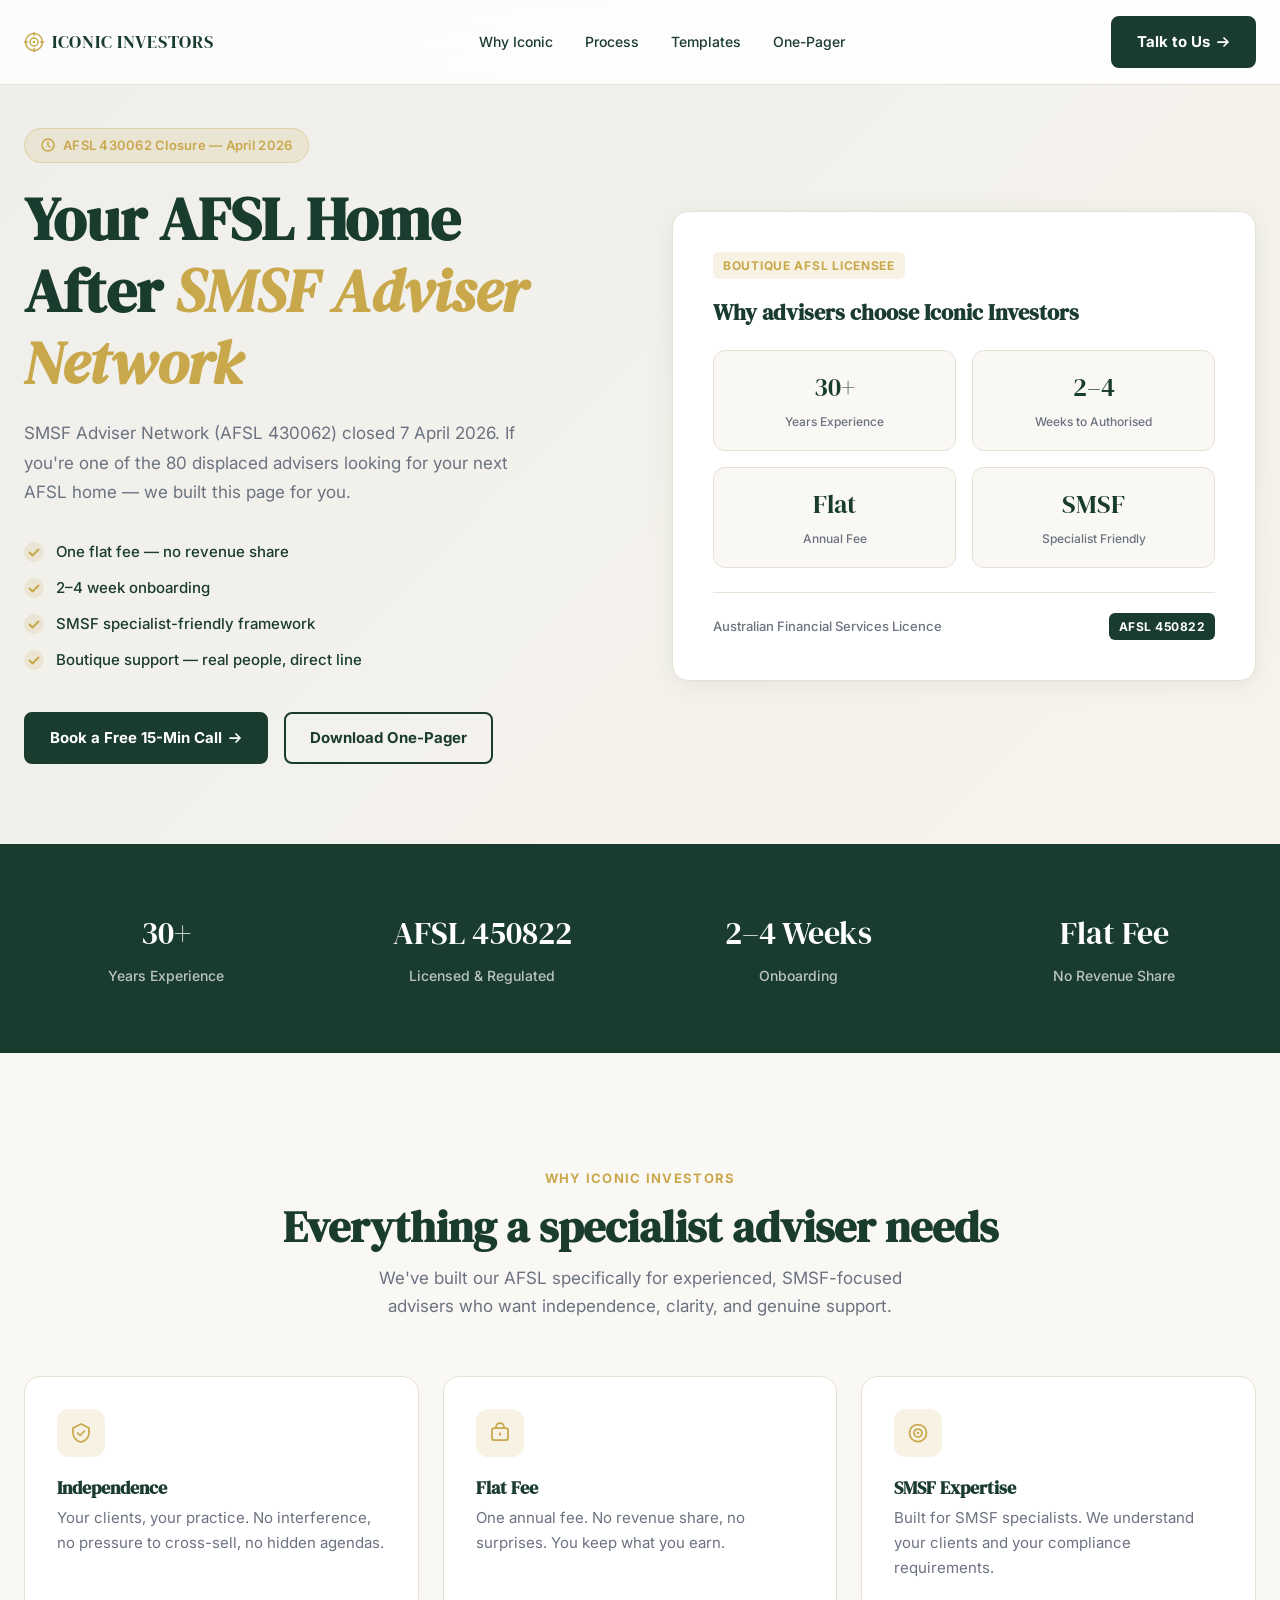
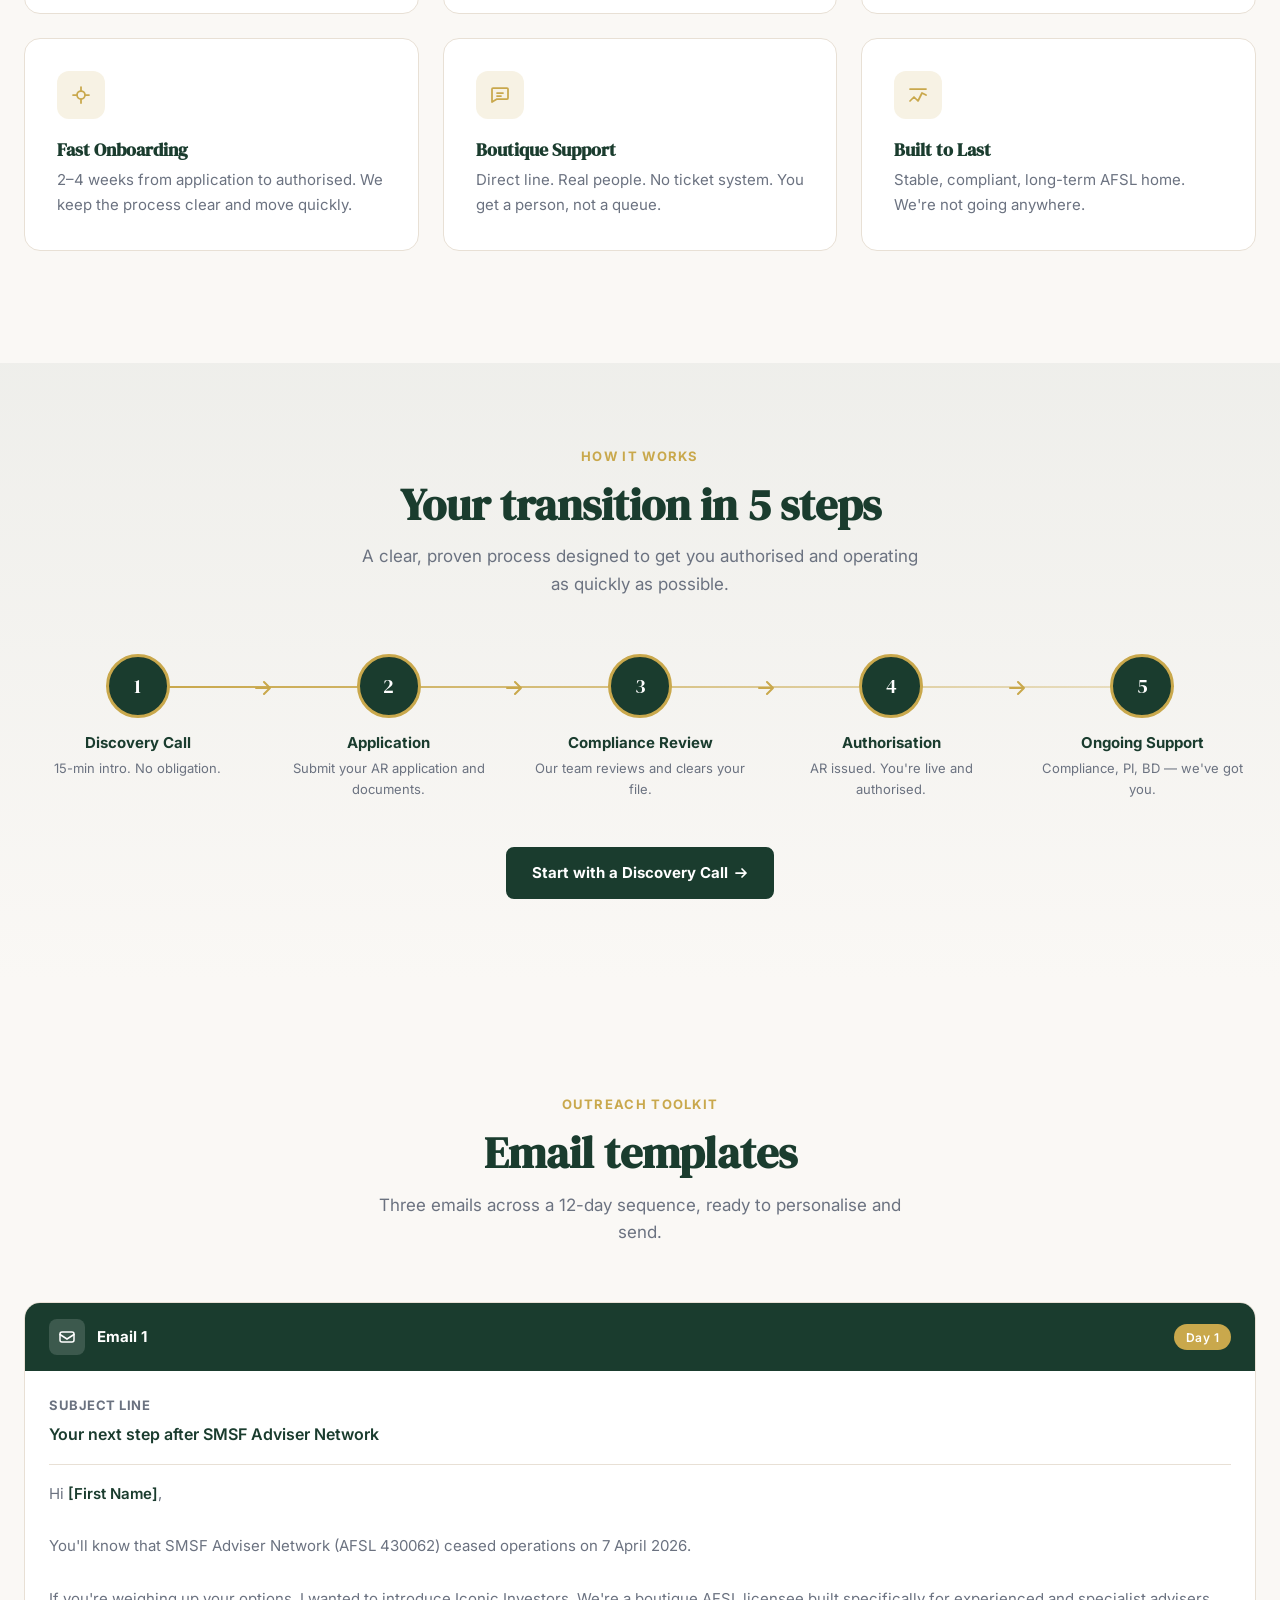
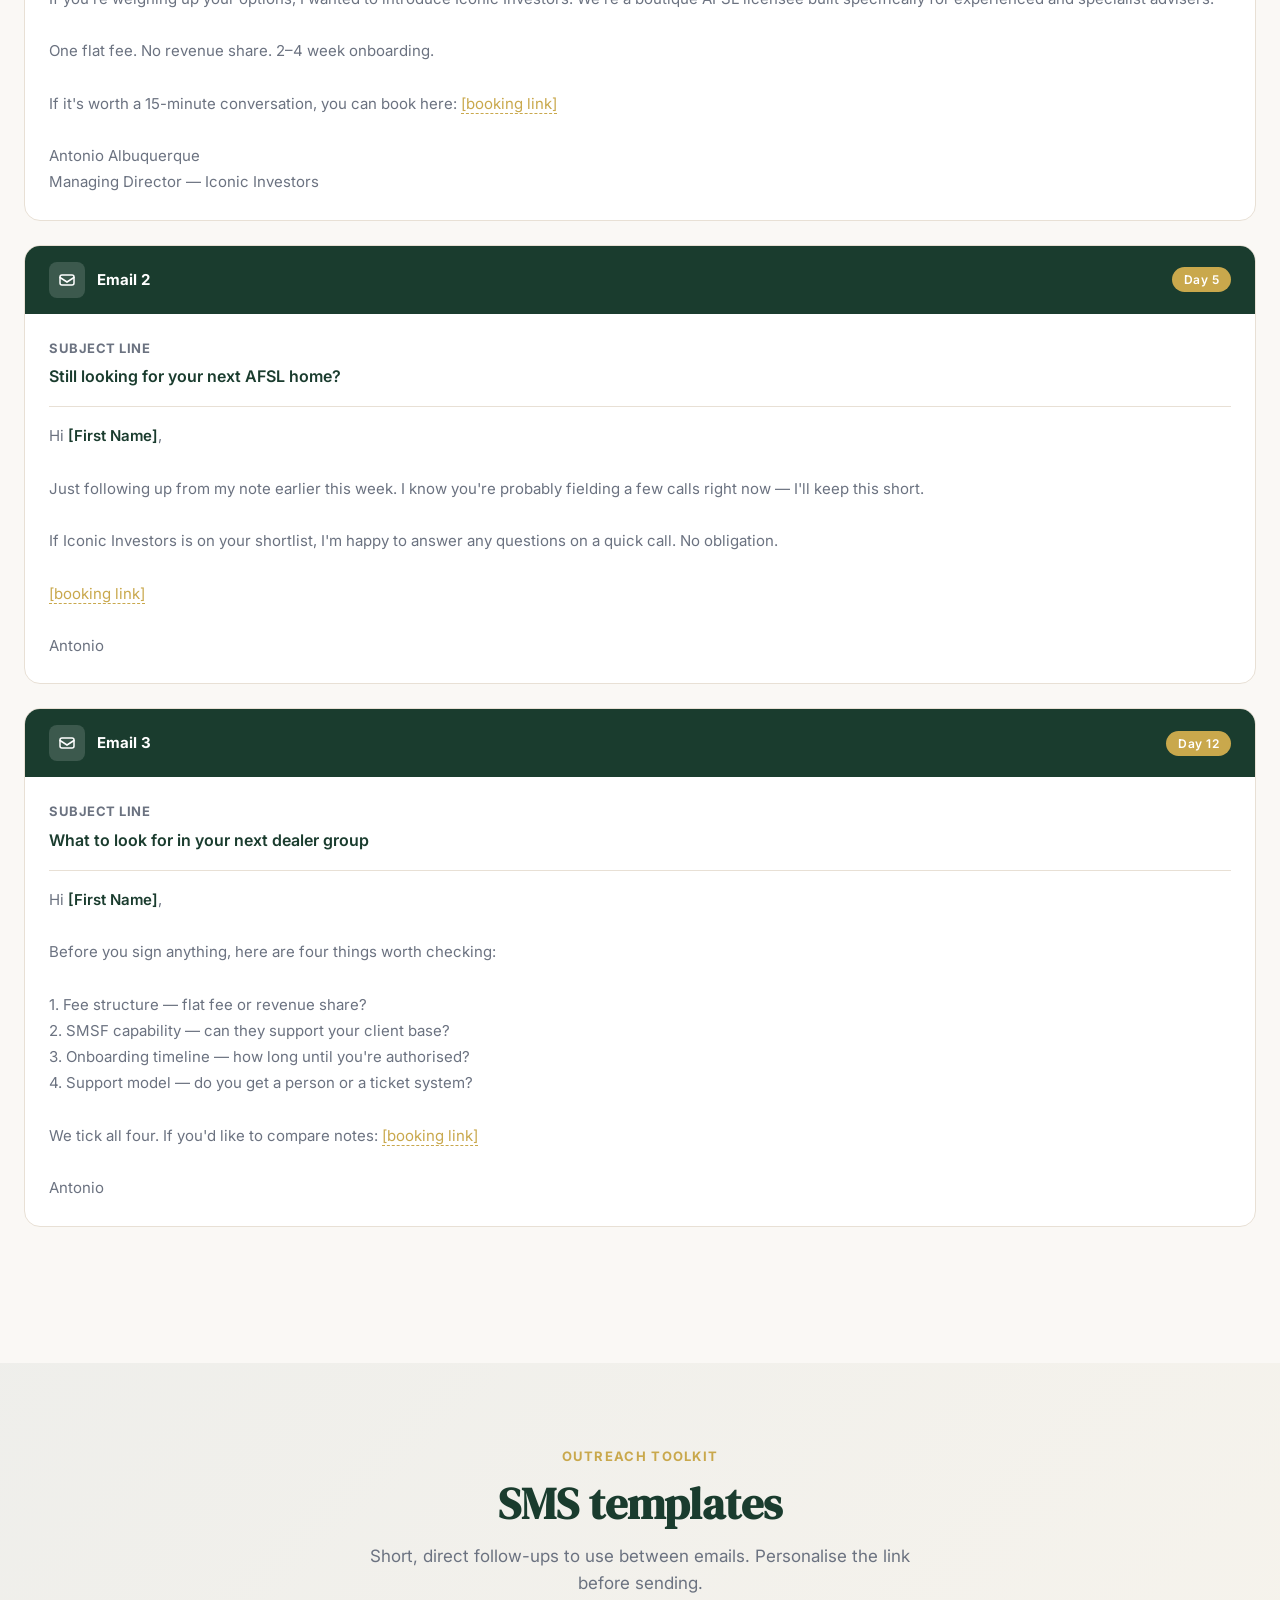
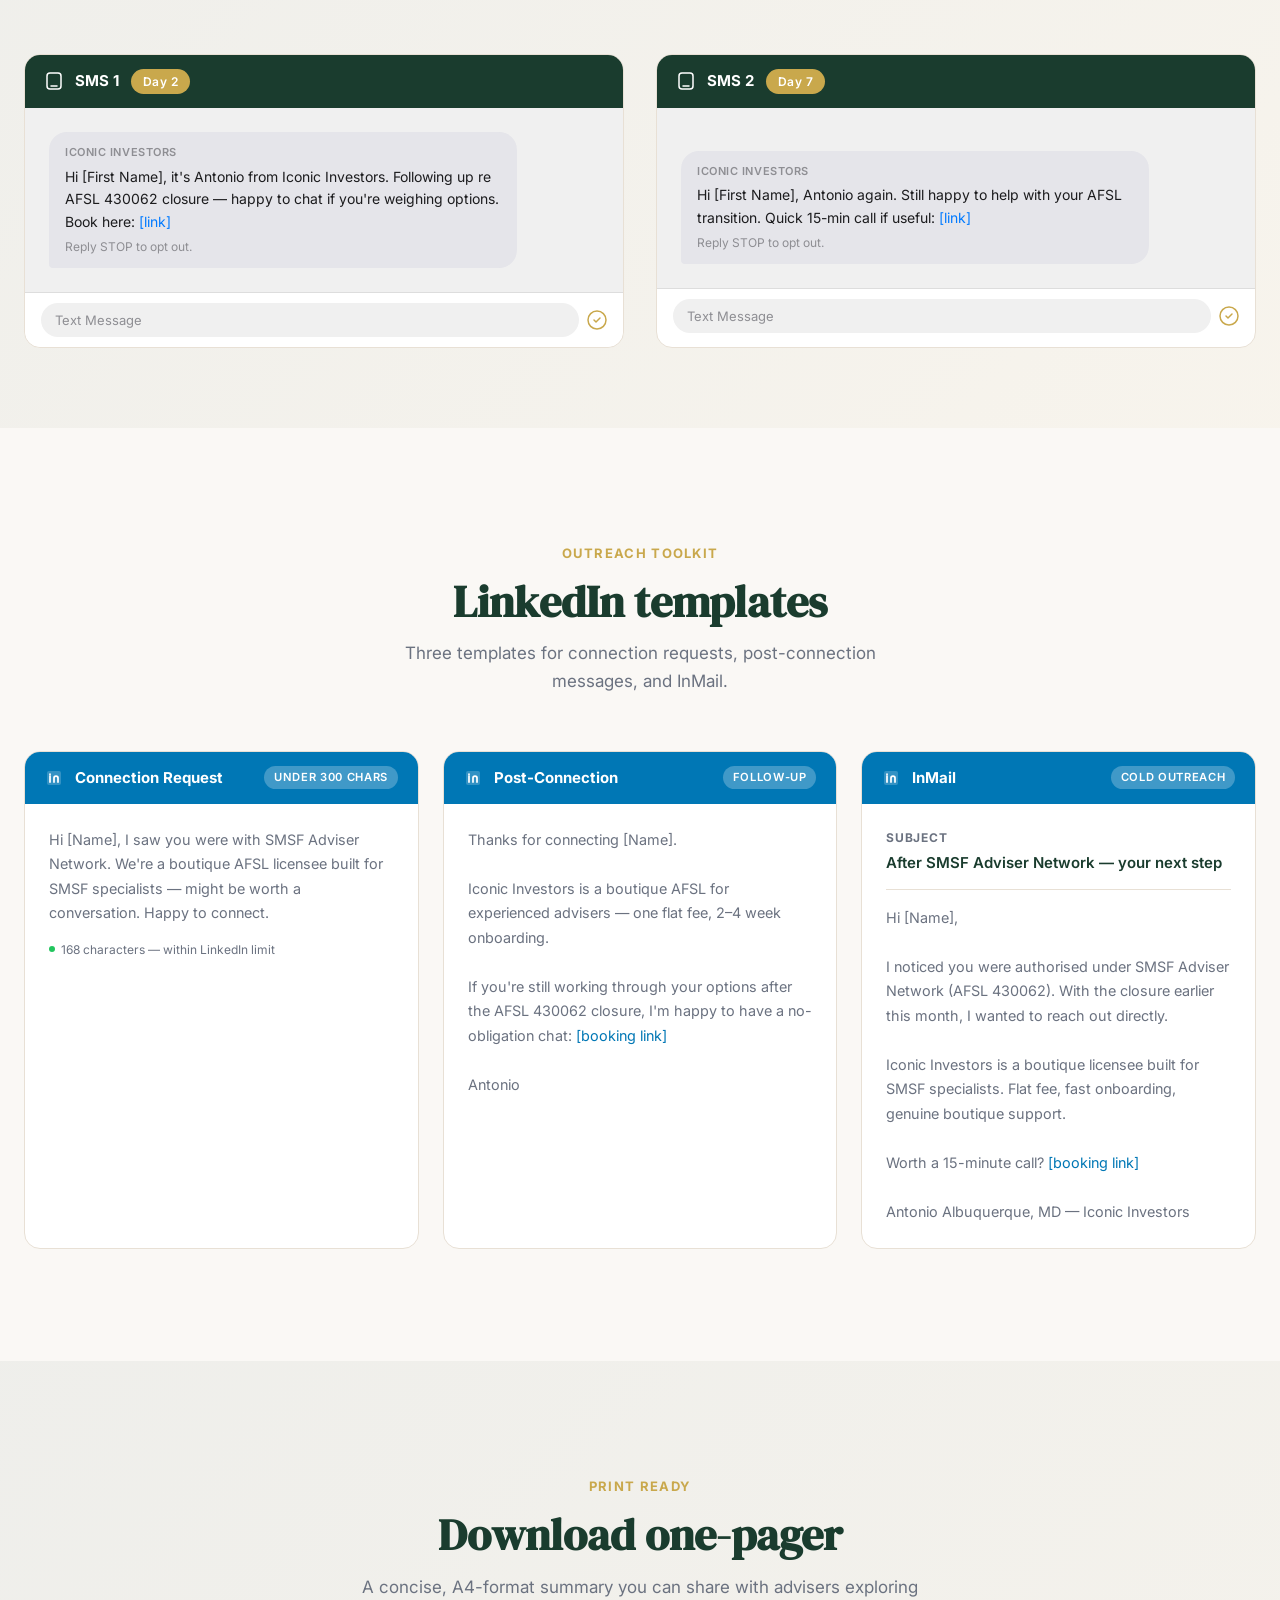
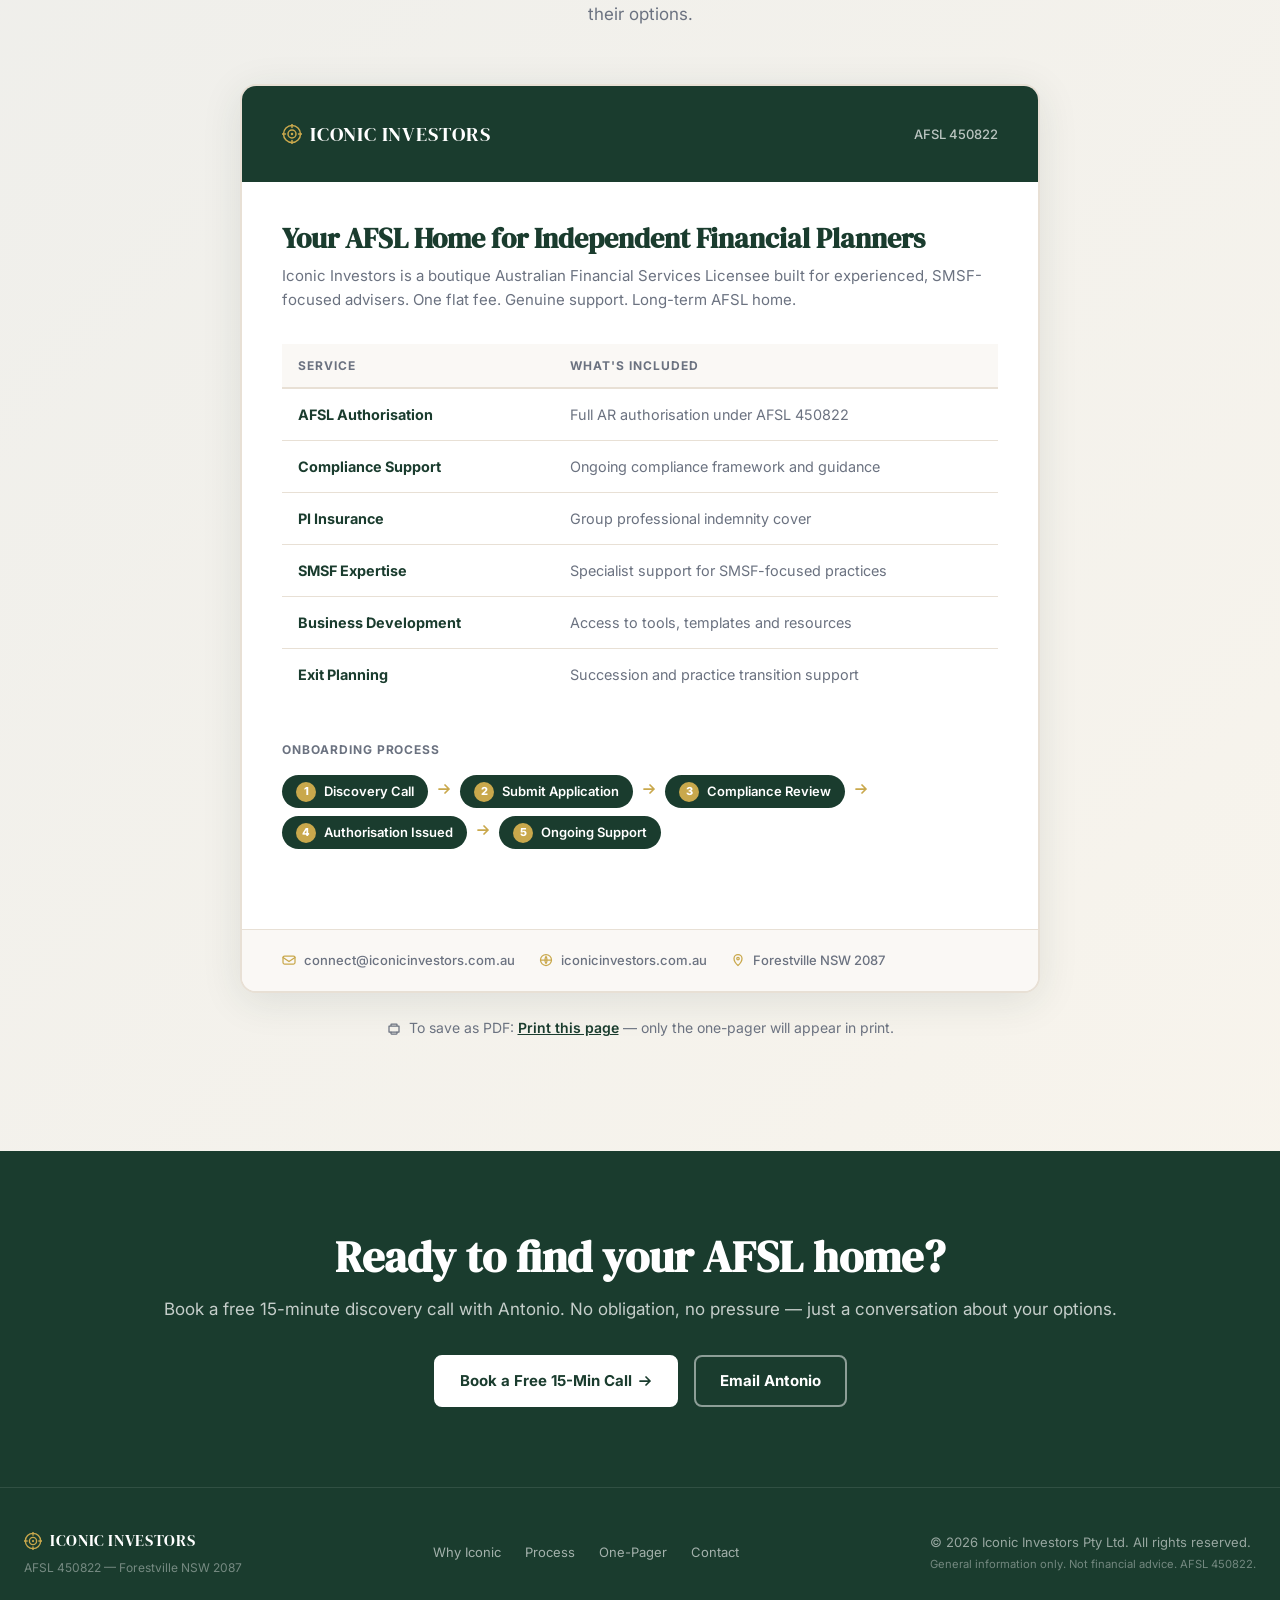
<file: index.html>
<!DOCTYPE html>
<html lang="en">
<head>
  <meta charset="UTF-8" />
  <meta name="viewport" content="width=device-width, initial-scale=1.0" />
  <title>Your AFSL Home After SMSF Adviser Network — Iconic Investors</title>
  <meta name="description" content="SMSF Adviser Network (AFSL 430062) closed 7 April 2026. Iconic Investors is a boutique AFSL licensee built for SMSF specialists. One flat fee. 2–4 week onboarding." />
  <link rel="preconnect" href="https://fonts.googleapis.com" />
  <link rel="preconnect" href="https://fonts.gstatic.com" crossorigin />
  <link href="https://fonts.googleapis.com/css2?family=DM+Serif+Display&family=Inter:wght@400;500;600;700;800;900&display=swap" rel="stylesheet" />

  <style>
    /* ============================================================
       RESET & BASE
    ============================================================ */
    *, *::before, *::after { box-sizing: border-box; margin: 0; padding: 0; }
    html { scroll-behavior: smooth; }
    body {
      font-family: 'Inter', sans-serif;
      background-color: #faf8f5;
      color: #1a3c2e;
      line-height: 1.6;
      -webkit-font-smoothing: antialiased;
    }

    /* ============================================================
       DESIGN TOKENS
    ============================================================ */
    :root {
      --bg: #faf8f5;
      --green: #1a3c2e;
      --gold: #c9a84c;
      --gold-15: rgba(201,168,76,0.15);
      --gold-30: rgba(201,168,76,0.30);
      --gold-5: rgba(201,168,76,0.05);
      --green-5: rgba(26,60,46,0.05);
      --card-bg: #ffffff;
      --border: #e8e0d5;
      --muted: #6b7280;
      --radius: 0.75rem;
      --radius-xl: 1rem;
      --max-w: 1280px;
    }

    /* ============================================================
       TYPOGRAPHY
    ============================================================ */
    h1, h2, h3, h4 { font-family: 'DM Serif Display', serif; line-height: 1.2; }
    h1 { font-size: clamp(2.25rem, 5vw, 3.75rem); }
    h2 { font-size: clamp(1.75rem, 3.5vw, 2.75rem); }
    h3 { font-size: 1.25rem; }
    p { color: var(--muted); }
    a { text-decoration: none; color: inherit; }

    .accent { color: var(--gold); font-style: italic; }
    .text-green { color: var(--green); }
    .text-gold { color: var(--gold); }
    .text-white { color: #fff; }
    .text-muted { color: var(--muted); }

    /* ============================================================
       LAYOUT HELPERS
    ============================================================ */
    .container {
      max-width: var(--max-w);
      margin-inline: auto;
      padding-inline: 1.5rem;
    }
    .section { padding-block: 5rem; }
    .section-lg { padding-block: 7rem; }

    /* ============================================================
       BUTTONS
    ============================================================ */
    .btn {
      display: inline-flex;
      align-items: center;
      gap: 0.375rem;
      padding: 0.75rem 1.5rem;
      border-radius: 0.5rem;
      font-family: 'Inter', sans-serif;
      font-weight: 700;
      font-size: 0.9375rem;
      cursor: pointer;
      border: 2px solid transparent;
      transition: opacity 0.2s, background 0.2s, color 0.2s;
      white-space: nowrap;
    }
    .btn-primary {
      background: var(--green);
      color: #fff;
      border-color: var(--green);
    }
    .btn-primary:hover { opacity: 0.88; }
    .btn-outline {
      background: transparent;
      color: var(--green);
      border-color: var(--green);
    }
    .btn-outline:hover { background: var(--green); color: #fff; }
    .btn-white {
      background: #fff;
      color: var(--green);
      border-color: #fff;
    }
    .btn-white:hover { opacity: 0.9; }

    /* ============================================================
       NAVBAR
    ============================================================ */
    .navbar {
      position: fixed;
      top: 0; left: 0; right: 0;
      z-index: 100;
      background: rgba(255,255,255,0.82);
      backdrop-filter: blur(12px);
      -webkit-backdrop-filter: blur(12px);
      border-bottom: 1px solid var(--border);
      padding-block: 1rem;
    }
    .navbar-inner {
      max-width: var(--max-w);
      margin-inline: auto;
      padding-inline: 1.5rem;
      display: flex;
      align-items: center;
      justify-content: space-between;
      gap: 1.5rem;
    }
    .logo {
      display: flex;
      align-items: center;
      gap: 0.5rem;
      font-family: 'DM Serif Display', serif;
      font-size: 1.125rem;
      color: var(--green);
      letter-spacing: 0.04em;
      text-transform: uppercase;
    }
    .logo svg { flex-shrink: 0; }
    .nav-links {
      display: flex;
      align-items: center;
      gap: 2rem;
      list-style: none;
    }
    .nav-links a {
      font-size: 0.875rem;
      font-weight: 500;
      color: var(--green);
      transition: color 0.2s;
    }
    .nav-links a:hover { color: var(--gold); }
    .nav-right { display: flex; align-items: center; gap: 1rem; }

    /* Hamburger */
    .hamburger {
      display: none;
      flex-direction: column;
      gap: 5px;
      cursor: pointer;
      padding: 4px;
      background: none;
      border: none;
    }
    .hamburger span {
      display: block;
      width: 24px;
      height: 2px;
      background: var(--green);
      border-radius: 2px;
      transition: all 0.3s;
    }
    .hamburger.open span:nth-child(1) { transform: translateY(7px) rotate(45deg); }
    .hamburger.open span:nth-child(2) { opacity: 0; }
    .hamburger.open span:nth-child(3) { transform: translateY(-7px) rotate(-45deg); }

    .mobile-menu {
      display: none;
      flex-direction: column;
      gap: 0;
      background: #fff;
      border-top: 1px solid var(--border);
      padding: 1rem 1.5rem 1.5rem;
    }
    .mobile-menu.open { display: flex; }
    .mobile-menu a {
      padding: 0.75rem 0;
      font-size: 0.9375rem;
      font-weight: 500;
      color: var(--green);
      border-bottom: 1px solid var(--border);
    }
    .mobile-menu a:last-child { border-bottom: none; }
    .mobile-menu .btn { margin-top: 1rem; width: 100%; justify-content: center; }

    @media (max-width: 768px) {
      .nav-links, .nav-right .btn { display: none; }
      .hamburger { display: flex; }
    }

    /* ============================================================
       HERO
    ============================================================ */
    .hero {
      padding-top: 8rem;
      padding-bottom: 5rem;
      background: linear-gradient(135deg, var(--green-5) 0%, var(--gold-5) 100%);
    }
    .hero-inner {
      max-width: var(--max-w);
      margin-inline: auto;
      padding-inline: 1.5rem;
      display: grid;
      grid-template-columns: 1fr 1fr;
      gap: 4rem;
      align-items: center;
    }
    @media (max-width: 900px) {
      .hero-inner { grid-template-columns: 1fr; gap: 2.5rem; }
    }
    .badge-pill {
      display: inline-flex;
      align-items: center;
      gap: 0.5rem;
      background: var(--gold-15);
      color: var(--gold);
      border: 1px solid var(--gold-30);
      border-radius: 9999px;
      padding: 0.375rem 1rem;
      font-size: 0.8125rem;
      font-weight: 600;
      letter-spacing: 0.02em;
      margin-bottom: 1.25rem;
    }
    .hero h1 { margin-bottom: 1.25rem; color: var(--green); }
    .hero-sub {
      font-size: 1.0625rem;
      line-height: 1.75;
      color: var(--muted);
      margin-bottom: 2rem;
      max-width: 520px;
    }
    .checklist {
      list-style: none;
      display: flex;
      flex-direction: column;
      gap: 0.75rem;
      margin-bottom: 2.5rem;
    }
    .checklist li {
      display: flex;
      align-items: center;
      gap: 0.75rem;
      font-size: 0.9375rem;
      font-weight: 500;
      color: var(--green);
    }
    .checklist li svg { flex-shrink: 0; }
    .hero-ctas { display: flex; flex-wrap: wrap; gap: 1rem; }

    /* Hero illustration / trust card */
    .hero-visual {
      background: var(--card-bg);
      border: 1px solid var(--border);
      border-radius: var(--radius-xl);
      padding: 2.5rem;
      box-shadow: 0 4px 24px rgba(26,60,46,0.08);
    }
    .hero-visual-tag {
      display: inline-block;
      background: var(--gold-15);
      color: var(--gold);
      border-radius: 6px;
      padding: 0.25rem 0.625rem;
      font-size: 0.75rem;
      font-weight: 700;
      letter-spacing: 0.06em;
      text-transform: uppercase;
      margin-bottom: 1.25rem;
    }
    .hero-visual h3 {
      font-family: 'DM Serif Display', serif;
      font-size: 1.375rem;
      color: var(--green);
      margin-bottom: 1.5rem;
    }
    .stat-row {
      display: grid;
      grid-template-columns: 1fr 1fr;
      gap: 1rem;
      margin-bottom: 1.5rem;
    }
    .stat-box {
      background: var(--bg);
      border: 1px solid var(--border);
      border-radius: var(--radius);
      padding: 1rem;
      text-align: center;
    }
    .stat-box .stat-num {
      font-family: 'DM Serif Display', serif;
      font-size: 1.625rem;
      color: var(--green);
      display: block;
    }
    .stat-box .stat-label {
      font-size: 0.75rem;
      color: var(--muted);
      font-weight: 500;
    }
    .hero-visual-divider { border: none; border-top: 1px solid var(--border); margin-block: 1.25rem; }
    .hero-visual-afsl {
      display: flex;
      align-items: center;
      justify-content: space-between;
      font-size: 0.8125rem;
      color: var(--muted);
      font-weight: 500;
    }
    .afsl-badge {
      background: var(--green);
      color: #fff;
      border-radius: 6px;
      padding: 0.25rem 0.625rem;
      font-size: 0.75rem;
      font-weight: 700;
      letter-spacing: 0.04em;
    }

    /* ============================================================
       TRUST BAR
    ============================================================ */
    .trust-bar {
      background: var(--green);
      padding-block: 4rem;
    }
    .trust-bar-inner {
      max-width: var(--max-w);
      margin-inline: auto;
      padding-inline: 1.5rem;
      display: grid;
      grid-template-columns: repeat(4, 1fr);
      gap: 2rem;
      text-align: center;
    }
    @media (max-width: 640px) {
      .trust-bar-inner { grid-template-columns: repeat(2, 1fr); }
    }
    .trust-item {}
    .trust-num {
      font-family: 'DM Serif Display', serif;
      font-size: 2rem;
      color: #fff;
      display: block;
      margin-bottom: 0.25rem;
    }
    .trust-label {
      font-size: 0.875rem;
      color: rgba(255,255,255,0.7);
      font-weight: 500;
    }
    .trust-divider {
      width: 2px;
      background: rgba(255,255,255,0.15);
      border-radius: 2px;
    }
    @media (max-width: 900px) { .trust-divider { display: none; } }

    /* ============================================================
       WHY ICONIC — CARDS
    ============================================================ */
    .why-section { background: var(--bg); }
    .section-header { text-align: center; margin-bottom: 3.5rem; }
    .section-header h2 { color: var(--green); margin-bottom: 0.75rem; }
    .section-header p { font-size: 1.0625rem; max-width: 560px; margin-inline: auto; }
    .eyebrow {
      display: inline-block;
      color: var(--gold);
      font-size: 0.8125rem;
      font-weight: 700;
      letter-spacing: 0.1em;
      text-transform: uppercase;
      margin-bottom: 0.75rem;
    }
    .cards-grid {
      display: grid;
      grid-template-columns: repeat(3, 1fr);
      gap: 1.5rem;
    }
    @media (max-width: 900px) { .cards-grid { grid-template-columns: repeat(2, 1fr); } }
    @media (max-width: 560px) { .cards-grid { grid-template-columns: 1fr; } }

    .feature-card {
      background: var(--card-bg);
      border: 1px solid var(--border);
      border-radius: var(--radius-xl);
      padding: 2rem;
      transition: box-shadow 0.25s, transform 0.25s;
    }
    .feature-card:hover {
      box-shadow: 0 12px 40px rgba(26,60,46,0.12);
      transform: translateY(-2px);
    }
    .card-icon {
      width: 3rem;
      height: 3rem;
      background: var(--gold-15);
      border-radius: 0.75rem;
      display: flex;
      align-items: center;
      justify-content: center;
      margin-bottom: 1.25rem;
    }
    .feature-card h3 {
      color: var(--green);
      margin-bottom: 0.5rem;
      font-size: 1.125rem;
    }
    .feature-card p { font-size: 0.9375rem; line-height: 1.65; }

    /* ============================================================
       TRANSITION TIMELINE
    ============================================================ */
    .timeline-section { background: linear-gradient(180deg, var(--green-5) 0%, var(--bg) 100%); }
    .timeline {
      display: flex;
      align-items: flex-start;
      gap: 0;
      position: relative;
      margin-top: 1rem;
    }
    .timeline::before {
      content: '';
      position: absolute;
      top: 2rem;
      left: calc(10% + 1rem);
      right: calc(10% + 1rem);
      height: 2px;
      background: linear-gradient(90deg, var(--gold) 0%, rgba(201,168,76,0.3) 100%);
    }
    @media (max-width: 768px) {
      .timeline { flex-direction: column; gap: 1.5rem; }
      .timeline::before { display: none; }
    }
    .timeline-step {
      flex: 1;
      display: flex;
      flex-direction: column;
      align-items: center;
      text-align: center;
      padding-inline: 0.5rem;
      position: relative;
    }
    .step-circle {
      width: 4rem;
      height: 4rem;
      border-radius: 50%;
      background: var(--green);
      color: #fff;
      display: flex;
      align-items: center;
      justify-content: center;
      font-family: 'DM Serif Display', serif;
      font-size: 1.25rem;
      margin-bottom: 1rem;
      position: relative;
      z-index: 1;
      border: 3px solid var(--gold);
      flex-shrink: 0;
    }
    .timeline-step h4 {
      font-family: 'Inter', sans-serif;
      font-weight: 700;
      font-size: 0.9375rem;
      color: var(--green);
      margin-bottom: 0.375rem;
    }
    .timeline-step p { font-size: 0.8125rem; color: var(--muted); }
    @media (max-width: 768px) {
      .timeline-step { flex-direction: row; align-items: flex-start; text-align: left; gap: 1rem; }
      .step-circle { margin-bottom: 0; flex-shrink: 0; }
    }

    .timeline-arrow {
      display: flex;
      align-items: center;
      padding-top: 1.4rem;
      color: var(--gold);
    }
    @media (max-width: 768px) { .timeline-arrow { display: none; } }

    /* ============================================================
       EMAIL TEMPLATES
    ============================================================ */
    .templates-section { background: var(--bg); }
    .email-card {
      background: var(--card-bg);
      border: 1px solid var(--border);
      border-radius: var(--radius-xl);
      overflow: hidden;
      margin-bottom: 1.5rem;
    }
    .email-header {
      background: var(--green);
      padding: 1rem 1.5rem;
      display: flex;
      align-items: center;
      justify-content: space-between;
      flex-wrap: wrap;
      gap: 0.5rem;
    }
    .email-header-left { display: flex; align-items: center; gap: 0.75rem; }
    .email-icon-wrap {
      width: 2.25rem; height: 2.25rem;
      background: rgba(255,255,255,0.15);
      border-radius: 8px;
      display: flex; align-items: center; justify-content: center;
    }
    .email-label {
      font-weight: 700;
      font-size: 0.9375rem;
      color: #fff;
    }
    .email-day {
      font-size: 0.75rem;
      font-weight: 600;
      background: var(--gold);
      color: #fff;
      border-radius: 9999px;
      padding: 0.2rem 0.75rem;
      letter-spacing: 0.04em;
    }
    .email-body { padding: 1.5rem; }
    .email-subject {
      font-weight: 700;
      font-size: 0.8125rem;
      color: var(--muted);
      letter-spacing: 0.04em;
      text-transform: uppercase;
      margin-bottom: 0.375rem;
    }
    .email-subject-text {
      font-weight: 600;
      font-size: 1rem;
      color: var(--green);
      margin-bottom: 1rem;
      padding-bottom: 1rem;
      border-bottom: 1px solid var(--border);
    }
    .email-content {
      font-size: 0.9375rem;
      color: var(--muted);
      line-height: 1.75;
      white-space: pre-line;
    }
    .email-content .highlight { color: var(--green); font-weight: 600; }
    .email-content .link-placeholder {
      color: var(--gold);
      border-bottom: 1px dashed var(--gold);
    }

    /* ============================================================
       SMS TEMPLATES
    ============================================================ */
    .sms-section { background: linear-gradient(135deg, var(--green-5), var(--gold-5)); }
    .sms-grid {
      display: grid;
      grid-template-columns: repeat(2, 1fr);
      gap: 2rem;
    }
    @media (max-width: 640px) { .sms-grid { grid-template-columns: 1fr; } }
    .sms-card {
      background: var(--card-bg);
      border: 1px solid var(--border);
      border-radius: var(--radius-xl);
      overflow: hidden;
    }
    .sms-card-header {
      background: var(--green);
      padding: 0.875rem 1.25rem;
      display: flex;
      align-items: center;
      gap: 0.75rem;
    }
    .sms-card-header .email-day { background: var(--gold); }
    .sms-phone-label { font-weight: 700; color: #fff; font-size: 0.9375rem; }
    .sms-phone-frame {
      padding: 1.5rem;
      background: #f0f0f0;
      min-height: 180px;
      display: flex;
      flex-direction: column;
      justify-content: flex-end;
    }
    .sms-bubble-wrap {
      display: flex;
      justify-content: flex-start;
    }
    .sms-bubble {
      background: #e5e5ea;
      color: #1c1c1e;
      border-radius: 18px 18px 18px 4px;
      padding: 0.75rem 1rem;
      font-size: 0.875rem;
      line-height: 1.6;
      max-width: 85%;
      position: relative;
    }
    .sms-bubble .sms-sender {
      font-size: 0.6875rem;
      color: #8e8e93;
      margin-bottom: 0.25rem;
      font-weight: 600;
      text-transform: uppercase;
      letter-spacing: 0.05em;
    }
    .sms-bubble .sms-link { color: #007aff; }
    .sms-bubble .sms-optout { font-size: 0.75rem; color: #8e8e93; margin-top: 0.25rem; }
    .sms-phone-bar {
      background: #fff;
      border-top: 1px solid #ddd;
      padding: 0.625rem 1rem;
      display: flex;
      align-items: center;
      gap: 0.5rem;
      border-radius: 0 0 var(--radius-xl) var(--radius-xl);
    }
    .sms-input-mock {
      flex: 1;
      background: #f0f0f0;
      border-radius: 9999px;
      padding: 0.4rem 0.875rem;
      font-size: 0.8125rem;
      color: #8e8e93;
      font-family: 'Inter', sans-serif;
    }

    /* ============================================================
       LINKEDIN TEMPLATES
    ============================================================ */
    .linkedin-section { background: var(--bg); }
    .linkedin-grid {
      display: grid;
      grid-template-columns: repeat(3, 1fr);
      gap: 1.5rem;
    }
    @media (max-width: 900px) { .linkedin-grid { grid-template-columns: 1fr; } }
    .linkedin-card {
      background: var(--card-bg);
      border: 1px solid var(--border);
      border-radius: var(--radius-xl);
      overflow: hidden;
    }
    .li-header {
      background: #0077B5;
      padding: 0.875rem 1.25rem;
      display: flex;
      align-items: center;
      gap: 0.75rem;
    }
    .li-header-label { font-weight: 700; color: #fff; font-size: 0.9375rem; }
    .li-header-type {
      font-size: 0.7rem;
      font-weight: 600;
      background: rgba(255,255,255,0.25);
      color: #fff;
      border-radius: 9999px;
      padding: 0.15rem 0.6rem;
      letter-spacing: 0.06em;
      text-transform: uppercase;
      margin-left: auto;
    }
    .li-body { padding: 1.5rem; }
    .li-subject {
      font-size: 0.75rem;
      font-weight: 700;
      color: var(--muted);
      text-transform: uppercase;
      letter-spacing: 0.06em;
      margin-bottom: 0.25rem;
    }
    .li-subject-val {
      font-weight: 600;
      color: var(--green);
      font-size: 0.9375rem;
      margin-bottom: 1rem;
      padding-bottom: 0.875rem;
      border-bottom: 1px solid var(--border);
    }
    .li-content {
      font-size: 0.9rem;
      color: var(--muted);
      line-height: 1.7;
    }
    .li-char-count {
      margin-top: 0.875rem;
      font-size: 0.75rem;
      color: #6b7280;
      display: flex;
      align-items: center;
      gap: 0.375rem;
    }
    .li-char-count .dot { width: 6px; height: 6px; border-radius: 50%; background: #22c55e; }

    /* ============================================================
       ONE-PAGER
    ============================================================ */
    .onepager-section { background: linear-gradient(135deg, var(--green-5), var(--gold-5)); }
    .onepager-wrap {
      max-width: 800px;
      margin-inline: auto;
    }
    .onepager-card {
      background: var(--card-bg);
      border: 2px solid var(--border);
      border-radius: var(--radius-xl);
      overflow: hidden;
      box-shadow: 0 8px 40px rgba(26,60,46,0.1);
    }
    .onepager-top {
      background: var(--green);
      padding: 2rem 2.5rem;
      display: flex;
      align-items: center;
      justify-content: space-between;
      flex-wrap: wrap;
      gap: 1rem;
    }
    .onepager-logo {
      font-family: 'DM Serif Display', serif;
      font-size: 1.25rem;
      color: #fff;
      letter-spacing: 0.04em;
      text-transform: uppercase;
      display: flex;
      align-items: center;
      gap: 0.5rem;
    }
    .onepager-afsl {
      font-size: 0.8125rem;
      color: rgba(255,255,255,0.7);
      font-weight: 500;
    }
    .onepager-body { padding: 2.5rem; }
    .onepager-headline {
      font-family: 'DM Serif Display', serif;
      font-size: 1.75rem;
      color: var(--green);
      margin-bottom: 0.5rem;
    }
    .onepager-sub {
      font-size: 0.9375rem;
      color: var(--muted);
      margin-bottom: 2rem;
    }
    .services-table { width: 100%; border-collapse: collapse; margin-bottom: 2.5rem; }
    .services-table th {
      text-align: left;
      padding: 0.75rem 1rem;
      background: var(--bg);
      font-size: 0.75rem;
      font-weight: 700;
      letter-spacing: 0.08em;
      text-transform: uppercase;
      color: var(--muted);
      border-bottom: 2px solid var(--border);
    }
    .services-table td {
      padding: 0.875rem 1rem;
      font-size: 0.9rem;
      border-bottom: 1px solid var(--border);
      vertical-align: top;
    }
    .services-table td:first-child { font-weight: 700; color: var(--green); width: 38%; }
    .services-table td:last-child { color: var(--muted); }
    .services-table tr:last-child td { border-bottom: none; }
    .onepager-steps-label {
      font-weight: 700;
      font-size: 0.75rem;
      text-transform: uppercase;
      letter-spacing: 0.08em;
      color: var(--muted);
      margin-bottom: 1rem;
    }
    .onepager-steps {
      display: flex;
      align-items: center;
      flex-wrap: wrap;
      gap: 0.5rem;
      margin-bottom: 2.5rem;
    }
    .op-step {
      display: flex;
      align-items: center;
      gap: 0.5rem;
      background: var(--green);
      color: #fff;
      border-radius: 9999px;
      padding: 0.375rem 0.875rem;
      font-size: 0.8125rem;
      font-weight: 600;
    }
    .op-step-num {
      width: 1.25rem; height: 1.25rem;
      background: var(--gold);
      border-radius: 50%;
      display: flex; align-items: center; justify-content: center;
      font-size: 0.6875rem;
      font-weight: 800;
      flex-shrink: 0;
    }
    .op-arrow { color: var(--gold); font-weight: 700; font-size: 1rem; }
    .onepager-footer {
      background: var(--bg);
      border-top: 1px solid var(--border);
      padding: 1.25rem 2.5rem;
      display: flex;
      align-items: center;
      flex-wrap: wrap;
      gap: 1.5rem;
    }
    .onepager-contact {
      display: flex;
      align-items: center;
      gap: 0.5rem;
      font-size: 0.8125rem;
      color: var(--muted);
      font-weight: 500;
    }
    .onepager-contact svg { color: var(--gold); }
    .print-note {
      text-align: center;
      margin-top: 1.5rem;
      font-size: 0.875rem;
      color: var(--muted);
    }
    .print-note button {
      background: none;
      border: none;
      color: var(--green);
      font-weight: 600;
      cursor: pointer;
      font-family: 'Inter', sans-serif;
      font-size: 0.875rem;
      text-decoration: underline;
    }

    /* ============================================================
       CTA STRIP
    ============================================================ */
    .cta-strip {
      background: var(--green);
      padding-block: 5rem;
      text-align: center;
    }
    .cta-strip h2 { color: #fff; margin-bottom: 0.75rem; }
    .cta-strip p { color: rgba(255,255,255,0.75); margin-bottom: 2rem; font-size: 1.0625rem; }
    .cta-strip .btn-group { display: flex; justify-content: center; flex-wrap: wrap; gap: 1rem; }

    /* ============================================================
       FOOTER
    ============================================================ */
    .footer {
      background: var(--green);
      border-top: 1px solid rgba(255,255,255,0.1);
      padding-block: 2.5rem;
    }
    .footer-inner {
      max-width: var(--max-w);
      margin-inline: auto;
      padding-inline: 1.5rem;
      display: flex;
      align-items: center;
      justify-content: space-between;
      flex-wrap: wrap;
      gap: 1rem;
    }
    .footer-logo {
      font-family: 'DM Serif Display', serif;
      font-size: 1rem;
      color: #fff;
      letter-spacing: 0.04em;
      text-transform: uppercase;
      display: flex;
      align-items: center;
      gap: 0.5rem;
    }
    .footer-copy { font-size: 0.8125rem; color: rgba(255,255,255,0.55); }
    .footer-links { display: flex; gap: 1.5rem; }
    .footer-links a { font-size: 0.8125rem; color: rgba(255,255,255,0.6); transition: color 0.2s; }
    .footer-links a:hover { color: var(--gold); }
    .footer-afsl { font-size: 0.75rem; color: rgba(255,255,255,0.4); margin-top: 0.25rem; }

    /* ============================================================
       SCROLL ANIMATION
    ============================================================ */
    .fade-up {
      opacity: 0;
      transform: translateY(28px);
      transition: opacity 0.6s ease, transform 0.6s ease;
    }
    .fade-up.visible {
      opacity: 1;
      transform: translateY(0);
    }
    .fade-up.delay-1 { transition-delay: 0.1s; }
    .fade-up.delay-2 { transition-delay: 0.2s; }
    .fade-up.delay-3 { transition-delay: 0.3s; }
    .fade-up.delay-4 { transition-delay: 0.4s; }
    .fade-up.delay-5 { transition-delay: 0.5s; }

    /* ============================================================
       PRINT CSS — only show one-pager
    ============================================================ */
    @media print {
      * { -webkit-print-color-adjust: exact; print-color-adjust: exact; }
      .navbar,
      .hero,
      .trust-bar,
      .why-section,
      .timeline-section,
      .templates-section,
      .sms-section,
      .linkedin-section,
      .cta-strip,
      .footer,
      .print-note { display: none !important; }
      .onepager-section {
        padding: 0 !important;
        background: none !important;
      }
      .onepager-wrap { max-width: 100%; }
      .onepager-card { box-shadow: none; border: 1px solid #ccc; }
      body { background: #fff; }
    }
  </style>
</head>
<body>

  <!-- ============================================================
       NAVBAR
  ============================================================ -->
  <nav class="navbar" id="navbar">
    <div class="navbar-inner">
      <!-- Logo -->
      <a href="#" class="logo" aria-label="Iconic Investors">
        <svg width="20" height="20" viewBox="0 0 20 20" fill="none" aria-hidden="true">
          <circle cx="10" cy="10" r="8.5" stroke="#c9a84c" stroke-width="1.5"/>
          <circle cx="10" cy="10" r="4" stroke="#c9a84c" stroke-width="1.5"/>
          <circle cx="10" cy="10" r="1.25" fill="#c9a84c"/>
          <line x1="10" y1="0" x2="10" y2="3.5" stroke="#c9a84c" stroke-width="1.5" stroke-linecap="round"/>
          <line x1="10" y1="16.5" x2="10" y2="20" stroke="#c9a84c" stroke-width="1.5" stroke-linecap="round"/>
          <line x1="0" y1="10" x2="3.5" y2="10" stroke="#c9a84c" stroke-width="1.5" stroke-linecap="round"/>
          <line x1="16.5" y1="10" x2="20" y2="10" stroke="#c9a84c" stroke-width="1.5" stroke-linecap="round"/>
        </svg>
        Iconic Investors
      </a>

      <!-- Desktop nav -->
      <ul class="nav-links">
        <li><a href="#why-iconic">Why Iconic</a></li>
        <li><a href="#process">Process</a></li>
        <li><a href="#templates">Templates</a></li>
        <li><a href="#one-pager">One-Pager</a></li>
      </ul>

      <div class="nav-right">
        <a href="https://api.leadconnectorhq.com/widget/bookings/discovery_call_antonio" target="_blank" rel="noopener" class="btn btn-primary">
          Talk to Us
          <svg width="14" height="14" viewBox="0 0 14 14" fill="none" aria-hidden="true"><path d="M2 7h10M8 3l4 4-4 4" stroke="currentColor" stroke-width="1.75" stroke-linecap="round" stroke-linejoin="round"/></svg>
        </a>
        <!-- Hamburger -->
        <button class="hamburger" id="hamburger" aria-label="Open menu" aria-expanded="false">
          <span></span><span></span><span></span>
        </button>
      </div>
    </div>

    <!-- Mobile menu -->
    <div class="mobile-menu" id="mobile-menu" role="navigation" aria-label="Mobile menu">
      <a href="#why-iconic">Why Iconic</a>
      <a href="#process">Process</a>
      <a href="#templates">Templates</a>
      <a href="#one-pager">One-Pager</a>
      <a href="https://api.leadconnectorhq.com/widget/bookings/discovery_call_antonio" target="_blank" rel="noopener" class="btn btn-primary">
        Book a Free 15-Min Call
        <svg width="14" height="14" viewBox="0 0 14 14" fill="none" aria-hidden="true"><path d="M2 7h10M8 3l4 4-4 4" stroke="currentColor" stroke-width="1.75" stroke-linecap="round" stroke-linejoin="round"/></svg>
      </a>
    </div>
  </nav>

  <!-- ============================================================
       HERO
  ============================================================ -->
  <section class="hero" id="hero">
    <div class="hero-inner">

      <!-- Left: copy -->
      <div>
        <div class="badge-pill fade-up">
          <svg width="14" height="14" viewBox="0 0 14 14" fill="none" aria-hidden="true">
            <circle cx="7" cy="7" r="6" stroke="#c9a84c" stroke-width="1.5"/>
            <path d="M7 4v3.5l2 1.5" stroke="#c9a84c" stroke-width="1.5" stroke-linecap="round" stroke-linejoin="round"/>
          </svg>
          AFSL 430062 Closure — April 2026
        </div>

        <h1 class="fade-up delay-1">
          Your AFSL Home After <em class="accent">SMSF Adviser Network</em>
        </h1>

        <p class="hero-sub fade-up delay-2">
          SMSF Adviser Network (AFSL 430062) closed 7 April 2026. If you're one of the 80 displaced advisers looking for your next AFSL home — we built this page for you.
        </p>

        <ul class="checklist fade-up delay-3">
          <li>
            <svg width="20" height="20" viewBox="0 0 20 20" fill="none" aria-hidden="true">
              <circle cx="10" cy="10" r="10" fill="#c9a84c" fill-opacity="0.15"/>
              <path d="M5.5 10.5l3 3 6-6" stroke="#c9a84c" stroke-width="2" stroke-linecap="round" stroke-linejoin="round"/>
            </svg>
            One flat fee — no revenue share
          </li>
          <li>
            <svg width="20" height="20" viewBox="0 0 20 20" fill="none" aria-hidden="true">
              <circle cx="10" cy="10" r="10" fill="#c9a84c" fill-opacity="0.15"/>
              <path d="M5.5 10.5l3 3 6-6" stroke="#c9a84c" stroke-width="2" stroke-linecap="round" stroke-linejoin="round"/>
            </svg>
            2–4 week onboarding
          </li>
          <li>
            <svg width="20" height="20" viewBox="0 0 20 20" fill="none" aria-hidden="true">
              <circle cx="10" cy="10" r="10" fill="#c9a84c" fill-opacity="0.15"/>
              <path d="M5.5 10.5l3 3 6-6" stroke="#c9a84c" stroke-width="2" stroke-linecap="round" stroke-linejoin="round"/>
            </svg>
            SMSF specialist-friendly framework
          </li>
          <li>
            <svg width="20" height="20" viewBox="0 0 20 20" fill="none" aria-hidden="true">
              <circle cx="10" cy="10" r="10" fill="#c9a84c" fill-opacity="0.15"/>
              <path d="M5.5 10.5l3 3 6-6" stroke="#c9a84c" stroke-width="2" stroke-linecap="round" stroke-linejoin="round"/>
            </svg>
            Boutique support — real people, direct line
          </li>
        </ul>

        <div class="hero-ctas fade-up delay-4">
          <a href="https://api.leadconnectorhq.com/widget/bookings/discovery_call_antonio" target="_blank" rel="noopener" class="btn btn-primary">
            Book a Free 15-Min Call
            <svg width="14" height="14" viewBox="0 0 14 14" fill="none" aria-hidden="true"><path d="M2 7h10M8 3l4 4-4 4" stroke="currentColor" stroke-width="1.75" stroke-linecap="round" stroke-linejoin="round"/></svg>
          </a>
          <a href="#one-pager" class="btn btn-outline">
            Download One-Pager
          </a>
        </div>
      </div>

      <!-- Right: visual card -->
      <div class="hero-visual fade-up delay-2">
        <div class="hero-visual-tag">Boutique AFSL Licensee</div>
        <h3>Why advisers choose Iconic Investors</h3>
        <div class="stat-row">
          <div class="stat-box">
            <span class="stat-num">30+</span>
            <span class="stat-label">Years Experience</span>
          </div>
          <div class="stat-box">
            <span class="stat-num">2–4</span>
            <span class="stat-label">Weeks to Authorised</span>
          </div>
          <div class="stat-box">
            <span class="stat-num">Flat</span>
            <span class="stat-label">Annual Fee</span>
          </div>
          <div class="stat-box">
            <span class="stat-num">SMSF</span>
            <span class="stat-label">Specialist Friendly</span>
          </div>
        </div>
        <hr class="hero-visual-divider" />
        <div class="hero-visual-afsl">
          <span>Australian Financial Services Licence</span>
          <span class="afsl-badge">AFSL 450822</span>
        </div>
      </div>

    </div>
  </section>

  <!-- ============================================================
       TRUST BAR
  ============================================================ -->
  <section class="trust-bar">
    <div class="trust-bar-inner">
      <div class="trust-item fade-up">
        <span class="trust-num">30+</span>
        <span class="trust-label">Years Experience</span>
      </div>
      <div class="trust-item fade-up delay-1">
        <span class="trust-num">AFSL 450822</span>
        <span class="trust-label">Licensed &amp; Regulated</span>
      </div>
      <div class="trust-item fade-up delay-2">
        <span class="trust-num">2–4 Weeks</span>
        <span class="trust-label">Onboarding</span>
      </div>
      <div class="trust-item fade-up delay-3">
        <span class="trust-num">Flat Fee</span>
        <span class="trust-label">No Revenue Share</span>
      </div>
    </div>
  </section>

  <!-- ============================================================
       WHY ICONIC
  ============================================================ -->
  <section class="why-section section-lg" id="why-iconic">
    <div class="container">
      <div class="section-header fade-up">
        <span class="eyebrow">Why Iconic Investors</span>
        <h2>Everything a specialist adviser needs</h2>
        <p>We've built our AFSL specifically for experienced, SMSF-focused advisers who want independence, clarity, and genuine support.</p>
      </div>

      <div class="cards-grid">

        <!-- Card 1 -->
        <div class="feature-card fade-up">
          <div class="card-icon">
            <svg width="22" height="22" viewBox="0 0 22 22" fill="none" aria-hidden="true">
              <path d="M11 2L3 6v5c0 4.418 3.582 8.418 8 9 4.418-.582 8-4.582 8-9V6l-8-4z" stroke="#c9a84c" stroke-width="1.75" stroke-linejoin="round"/>
              <path d="M7.5 11l2.5 2.5 4.5-4.5" stroke="#c9a84c" stroke-width="1.75" stroke-linecap="round" stroke-linejoin="round"/>
            </svg>
          </div>
          <h3>Independence</h3>
          <p>Your clients, your practice. No interference, no pressure to cross-sell, no hidden agendas.</p>
        </div>

        <!-- Card 2 -->
        <div class="feature-card fade-up delay-1">
          <div class="card-icon">
            <svg width="22" height="22" viewBox="0 0 22 22" fill="none" aria-hidden="true">
              <rect x="3" y="6" width="16" height="12" rx="2" stroke="#c9a84c" stroke-width="1.75"/>
              <path d="M7 6V5a4 4 0 018 0v1" stroke="#c9a84c" stroke-width="1.75" stroke-linecap="round"/>
              <path d="M11 11v2" stroke="#c9a84c" stroke-width="1.75" stroke-linecap="round"/>
            </svg>
          </div>
          <h3>Flat Fee</h3>
          <p>One annual fee. No revenue share, no surprises. You keep what you earn.</p>
        </div>

        <!-- Card 3 -->
        <div class="feature-card fade-up delay-2">
          <div class="card-icon">
            <svg width="22" height="22" viewBox="0 0 22 22" fill="none" aria-hidden="true">
              <circle cx="11" cy="11" r="8.5" stroke="#c9a84c" stroke-width="1.75"/>
              <circle cx="11" cy="11" r="4" stroke="#c9a84c" stroke-width="1.75"/>
              <circle cx="11" cy="11" r="1.25" fill="#c9a84c"/>
            </svg>
          </div>
          <h3>SMSF Expertise</h3>
          <p>Built for SMSF specialists. We understand your clients and your compliance requirements.</p>
        </div>

        <!-- Card 4 -->
        <div class="feature-card fade-up delay-3">
          <div class="card-icon">
            <svg width="22" height="22" viewBox="0 0 22 22" fill="none" aria-hidden="true">
              <path d="M11 3v4M11 15v4M3 11h4M15 11h4" stroke="#c9a84c" stroke-width="1.75" stroke-linecap="round"/>
              <circle cx="11" cy="11" r="4" stroke="#c9a84c" stroke-width="1.75"/>
            </svg>
          </div>
          <h3>Fast Onboarding</h3>
          <p>2–4 weeks from application to authorised. We keep the process clear and move quickly.</p>
        </div>

        <!-- Card 5 -->
        <div class="feature-card fade-up delay-1">
          <div class="card-icon">
            <svg width="22" height="22" viewBox="0 0 22 22" fill="none" aria-hidden="true">
              <path d="M4 4h14a1 1 0 011 1v9a1 1 0 01-1 1H8l-5 3V5a1 1 0 011-1z" stroke="#c9a84c" stroke-width="1.75" stroke-linejoin="round"/>
              <path d="M8 9h6M8 12h4" stroke="#c9a84c" stroke-width="1.75" stroke-linecap="round"/>
            </svg>
          </div>
          <h3>Boutique Support</h3>
          <p>Direct line. Real people. No ticket system. You get a person, not a queue.</p>
        </div>

        <!-- Card 6 -->
        <div class="feature-card fade-up delay-2">
          <div class="card-icon">
            <svg width="22" height="22" viewBox="0 0 22 22" fill="none" aria-hidden="true">
              <path d="M3 17l4-4 4 4 4-8 4 2" stroke="#c9a84c" stroke-width="1.75" stroke-linecap="round" stroke-linejoin="round"/>
              <path d="M3 5h16" stroke="#c9a84c" stroke-width="1.75" stroke-linecap="round"/>
            </svg>
          </div>
          <h3>Built to Last</h3>
          <p>Stable, compliant, long-term AFSL home. We're not going anywhere.</p>
        </div>

      </div>
    </div>
  </section>

  <!-- ============================================================
       TRANSITION PROCESS
  ============================================================ -->
  <section class="timeline-section section" id="process">
    <div class="container">
      <div class="section-header fade-up">
        <span class="eyebrow">How it works</span>
        <h2>Your transition in 5 steps</h2>
        <p>A clear, proven process designed to get you authorised and operating as quickly as possible.</p>
      </div>

      <div class="timeline fade-up delay-1">

        <div class="timeline-step">
          <div class="step-circle">1</div>
          <div>
            <h4>Discovery Call</h4>
            <p>15-min intro. No obligation.</p>
          </div>
        </div>

        <div class="timeline-arrow" aria-hidden="true">
          <svg width="24" height="24" viewBox="0 0 24 24" fill="none">
            <path d="M5 12h14M13 6l6 6-6 6" stroke="#c9a84c" stroke-width="2" stroke-linecap="round" stroke-linejoin="round"/>
          </svg>
        </div>

        <div class="timeline-step">
          <div class="step-circle">2</div>
          <div>
            <h4>Application</h4>
            <p>Submit your AR application and documents.</p>
          </div>
        </div>

        <div class="timeline-arrow" aria-hidden="true">
          <svg width="24" height="24" viewBox="0 0 24 24" fill="none">
            <path d="M5 12h14M13 6l6 6-6 6" stroke="#c9a84c" stroke-width="2" stroke-linecap="round" stroke-linejoin="round"/>
          </svg>
        </div>

        <div class="timeline-step">
          <div class="step-circle">3</div>
          <div>
            <h4>Compliance Review</h4>
            <p>Our team reviews and clears your file.</p>
          </div>
        </div>

        <div class="timeline-arrow" aria-hidden="true">
          <svg width="24" height="24" viewBox="0 0 24 24" fill="none">
            <path d="M5 12h14M13 6l6 6-6 6" stroke="#c9a84c" stroke-width="2" stroke-linecap="round" stroke-linejoin="round"/>
          </svg>
        </div>

        <div class="timeline-step">
          <div class="step-circle">4</div>
          <div>
            <h4>Authorisation</h4>
            <p>AR issued. You're live and authorised.</p>
          </div>
        </div>

        <div class="timeline-arrow" aria-hidden="true">
          <svg width="24" height="24" viewBox="0 0 24 24" fill="none">
            <path d="M5 12h14M13 6l6 6-6 6" stroke="#c9a84c" stroke-width="2" stroke-linecap="round" stroke-linejoin="round"/>
          </svg>
        </div>

        <div class="timeline-step">
          <div class="step-circle">5</div>
          <div>
            <h4>Ongoing Support</h4>
            <p>Compliance, PI, BD — we've got you.</p>
          </div>
        </div>

      </div>

      <div style="text-align:center; margin-top: 3rem;" class="fade-up delay-2">
        <a href="https://api.leadconnectorhq.com/widget/bookings/discovery_call_antonio" target="_blank" rel="noopener" class="btn btn-primary">
          Start with a Discovery Call
          <svg width="14" height="14" viewBox="0 0 14 14" fill="none" aria-hidden="true"><path d="M2 7h10M8 3l4 4-4 4" stroke="currentColor" stroke-width="1.75" stroke-linecap="round" stroke-linejoin="round"/></svg>
        </a>
      </div>

    </div>
  </section>

  <!-- ============================================================
       EMAIL TEMPLATES
  ============================================================ -->
  <section class="templates-section section-lg" id="templates">
    <div class="container">

      <div class="section-header fade-up">
        <span class="eyebrow">Outreach Toolkit</span>
        <h2>Email templates</h2>
        <p>Three emails across a 12-day sequence, ready to personalise and send.</p>
      </div>

      <!-- EMAIL 1 -->
      <div class="email-card fade-up">
        <div class="email-header">
          <div class="email-header-left">
            <div class="email-icon-wrap">
              <svg width="18" height="18" viewBox="0 0 18 18" fill="none" aria-hidden="true">
                <rect x="2" y="4" width="14" height="10" rx="2" stroke="white" stroke-width="1.5"/>
                <path d="M2 6.5l7 4.5 7-4.5" stroke="white" stroke-width="1.5" stroke-linecap="round"/>
              </svg>
            </div>
            <span class="email-label">Email 1</span>
          </div>
          <span class="email-day">Day 1</span>
        </div>
        <div class="email-body">
          <div class="email-subject">Subject line</div>
          <div class="email-subject-text">Your next step after SMSF Adviser Network</div>
          <div class="email-content">Hi <span class="highlight">[First Name]</span>,

You'll know that SMSF Adviser Network (AFSL 430062) ceased operations on 7 April 2026.

If you're weighing up your options, I wanted to introduce Iconic Investors. We're a boutique AFSL licensee built specifically for experienced and specialist advisers.

One flat fee. No revenue share. 2–4 week onboarding.

If it's worth a 15-minute conversation, you can book here: <span class="link-placeholder">[booking link]</span>

Antonio Albuquerque
Managing Director — Iconic Investors</div>
        </div>
      </div>

      <!-- EMAIL 2 -->
      <div class="email-card fade-up delay-1">
        <div class="email-header">
          <div class="email-header-left">
            <div class="email-icon-wrap">
              <svg width="18" height="18" viewBox="0 0 18 18" fill="none" aria-hidden="true">
                <rect x="2" y="4" width="14" height="10" rx="2" stroke="white" stroke-width="1.5"/>
                <path d="M2 6.5l7 4.5 7-4.5" stroke="white" stroke-width="1.5" stroke-linecap="round"/>
              </svg>
            </div>
            <span class="email-label">Email 2</span>
          </div>
          <span class="email-day">Day 5</span>
        </div>
        <div class="email-body">
          <div class="email-subject">Subject line</div>
          <div class="email-subject-text">Still looking for your next AFSL home?</div>
          <div class="email-content">Hi <span class="highlight">[First Name]</span>,

Just following up from my note earlier this week. I know you're probably fielding a few calls right now — I'll keep this short.

If Iconic Investors is on your shortlist, I'm happy to answer any questions on a quick call. No obligation.

<span class="link-placeholder">[booking link]</span>

Antonio</div>
        </div>
      </div>

      <!-- EMAIL 3 -->
      <div class="email-card fade-up delay-2">
        <div class="email-header">
          <div class="email-header-left">
            <div class="email-icon-wrap">
              <svg width="18" height="18" viewBox="0 0 18 18" fill="none" aria-hidden="true">
                <rect x="2" y="4" width="14" height="10" rx="2" stroke="white" stroke-width="1.5"/>
                <path d="M2 6.5l7 4.5 7-4.5" stroke="white" stroke-width="1.5" stroke-linecap="round"/>
              </svg>
            </div>
            <span class="email-label">Email 3</span>
          </div>
          <span class="email-day">Day 12</span>
        </div>
        <div class="email-body">
          <div class="email-subject">Subject line</div>
          <div class="email-subject-text">What to look for in your next dealer group</div>
          <div class="email-content">Hi <span class="highlight">[First Name]</span>,

Before you sign anything, here are four things worth checking:

1. Fee structure — flat fee or revenue share?
2. SMSF capability — can they support your client base?
3. Onboarding timeline — how long until you're authorised?
4. Support model — do you get a person or a ticket system?

We tick all four. If you'd like to compare notes: <span class="link-placeholder">[booking link]</span>

Antonio</div>
        </div>
      </div>

    </div>
  </section>

  <!-- ============================================================
       SMS TEMPLATES
  ============================================================ -->
  <section class="sms-section section" id="sms">
    <div class="container">
      <div class="section-header fade-up">
        <span class="eyebrow">Outreach Toolkit</span>
        <h2>SMS templates</h2>
        <p>Short, direct follow-ups to use between emails. Personalise the link before sending.</p>
      </div>

      <div class="sms-grid">

        <!-- SMS 1 -->
        <div class="sms-card fade-up">
          <div class="sms-card-header">
            <svg width="18" height="18" viewBox="0 0 18 18" fill="none" aria-hidden="true">
              <rect x="2" y="1" width="14" height="16" rx="3" stroke="white" stroke-width="1.5"/>
              <path d="M6 14h6" stroke="white" stroke-width="1.5" stroke-linecap="round"/>
            </svg>
            <span class="sms-phone-label">SMS 1</span>
            <span class="email-day">Day 2</span>
          </div>
          <div class="sms-phone-frame">
            <div class="sms-bubble-wrap">
              <div class="sms-bubble">
                <div class="sms-sender">Iconic Investors</div>
                Hi [First Name], it's Antonio from Iconic Investors. Following up re AFSL 430062 closure — happy to chat if you're weighing options. Book here: <span class="sms-link">[link]</span>
                <div class="sms-optout">Reply STOP to opt out.</div>
              </div>
            </div>
          </div>
          <div class="sms-phone-bar">
            <div class="sms-input-mock">Text Message</div>
            <svg width="20" height="20" viewBox="0 0 20 20" fill="none" aria-hidden="true">
              <circle cx="10" cy="10" r="9" stroke="#c9a84c" stroke-width="1.5"/>
              <path d="M7 10l2 2 4-4" stroke="#c9a84c" stroke-width="1.5" stroke-linecap="round" stroke-linejoin="round"/>
            </svg>
          </div>
        </div>

        <!-- SMS 2 -->
        <div class="sms-card fade-up delay-2">
          <div class="sms-card-header">
            <svg width="18" height="18" viewBox="0 0 18 18" fill="none" aria-hidden="true">
              <rect x="2" y="1" width="14" height="16" rx="3" stroke="white" stroke-width="1.5"/>
              <path d="M6 14h6" stroke="white" stroke-width="1.5" stroke-linecap="round"/>
            </svg>
            <span class="sms-phone-label">SMS 2</span>
            <span class="email-day">Day 7</span>
          </div>
          <div class="sms-phone-frame">
            <div class="sms-bubble-wrap">
              <div class="sms-bubble">
                <div class="sms-sender">Iconic Investors</div>
                Hi [First Name], Antonio again. Still happy to help with your AFSL transition. Quick 15-min call if useful: <span class="sms-link">[link]</span>
                <div class="sms-optout">Reply STOP to opt out.</div>
              </div>
            </div>
          </div>
          <div class="sms-phone-bar">
            <div class="sms-input-mock">Text Message</div>
            <svg width="20" height="20" viewBox="0 0 20 20" fill="none" aria-hidden="true">
              <circle cx="10" cy="10" r="9" stroke="#c9a84c" stroke-width="1.5"/>
              <path d="M7 10l2 2 4-4" stroke="#c9a84c" stroke-width="1.5" stroke-linecap="round" stroke-linejoin="round"/>
            </svg>
          </div>
        </div>

      </div>
    </div>
  </section>

  <!-- ============================================================
       LINKEDIN TEMPLATES
  ============================================================ -->
  <section class="linkedin-section section-lg" id="linkedin">
    <div class="container">
      <div class="section-header fade-up">
        <span class="eyebrow">Outreach Toolkit</span>
        <h2>LinkedIn templates</h2>
        <p>Three templates for connection requests, post-connection messages, and InMail.</p>
      </div>

      <div class="linkedin-grid">

        <!-- Connection request -->
        <div class="linkedin-card fade-up">
          <div class="li-header">
            <svg width="18" height="18" viewBox="0 0 18 18" fill="none" aria-hidden="true">
              <rect x="2" y="2" width="14" height="14" rx="2" fill="white" fill-opacity="0.2"/>
              <path d="M5 7v6M5 5v.5" stroke="white" stroke-width="1.75" stroke-linecap="round"/>
              <path d="M9 13V9a2 2 0 014 0v4M9 9v4" stroke="white" stroke-width="1.75" stroke-linecap="round" stroke-linejoin="round"/>
            </svg>
            <span class="li-header-label">Connection Request</span>
            <span class="li-header-type">Under 300 chars</span>
          </div>
          <div class="li-body">
            <div class="li-content">
              Hi [Name], I saw you were with SMSF Adviser Network. We're a boutique AFSL licensee built for SMSF specialists — might be worth a conversation. Happy to connect.
            </div>
            <div class="li-char-count">
              <span class="dot"></span>
              168 characters — within LinkedIn limit
            </div>
          </div>
        </div>

        <!-- Post-connection -->
        <div class="linkedin-card fade-up delay-1">
          <div class="li-header">
            <svg width="18" height="18" viewBox="0 0 18 18" fill="none" aria-hidden="true">
              <rect x="2" y="2" width="14" height="14" rx="2" fill="white" fill-opacity="0.2"/>
              <path d="M5 7v6M5 5v.5" stroke="white" stroke-width="1.75" stroke-linecap="round"/>
              <path d="M9 13V9a2 2 0 014 0v4M9 9v4" stroke="white" stroke-width="1.75" stroke-linecap="round" stroke-linejoin="round"/>
            </svg>
            <span class="li-header-label">Post-Connection</span>
            <span class="li-header-type">Follow-up</span>
          </div>
          <div class="li-body">
            <div class="li-content">
              Thanks for connecting [Name].<br/><br/>
              Iconic Investors is a boutique AFSL for experienced advisers — one flat fee, 2–4 week onboarding.<br/><br/>
              If you're still working through your options after the AFSL 430062 closure, I'm happy to have a no-obligation chat: <span style="color:#0077B5;">[booking link]</span><br/><br/>
              Antonio
            </div>
          </div>
        </div>

        <!-- InMail -->
        <div class="linkedin-card fade-up delay-2">
          <div class="li-header">
            <svg width="18" height="18" viewBox="0 0 18 18" fill="none" aria-hidden="true">
              <rect x="2" y="2" width="14" height="14" rx="2" fill="white" fill-opacity="0.2"/>
              <path d="M5 7v6M5 5v.5" stroke="white" stroke-width="1.75" stroke-linecap="round"/>
              <path d="M9 13V9a2 2 0 014 0v4M9 9v4" stroke="white" stroke-width="1.75" stroke-linecap="round" stroke-linejoin="round"/>
            </svg>
            <span class="li-header-label">InMail</span>
            <span class="li-header-type">Cold outreach</span>
          </div>
          <div class="li-body">
            <div class="li-subject">Subject</div>
            <div class="li-subject-val">After SMSF Adviser Network — your next step</div>
            <div class="li-content">
              Hi [Name],<br/><br/>
              I noticed you were authorised under SMSF Adviser Network (AFSL 430062). With the closure earlier this month, I wanted to reach out directly.<br/><br/>
              Iconic Investors is a boutique licensee built for SMSF specialists. Flat fee, fast onboarding, genuine boutique support.<br/><br/>
              Worth a 15-minute call? <span style="color:#0077B5;">[booking link]</span><br/><br/>
              Antonio Albuquerque, MD — Iconic Investors
            </div>
          </div>
        </div>

      </div>
    </div>
  </section>

  <!-- ============================================================
       ONE-PAGER
  ============================================================ -->
  <section class="onepager-section section-lg" id="one-pager">
    <div class="container">
      <div class="section-header fade-up">
        <span class="eyebrow">Print Ready</span>
        <h2>Download one-pager</h2>
        <p>A concise, A4-format summary you can share with advisers exploring their options.</p>
      </div>

      <div class="onepager-wrap">
        <div class="onepager-card fade-up delay-1" id="onepager-content">

          <!-- Header -->
          <div class="onepager-top">
            <div class="onepager-logo">
              <svg width="20" height="20" viewBox="0 0 20 20" fill="none" aria-hidden="true">
                <circle cx="10" cy="10" r="8.5" stroke="#c9a84c" stroke-width="1.5"/>
                <circle cx="10" cy="10" r="4" stroke="#c9a84c" stroke-width="1.5"/>
                <circle cx="10" cy="10" r="1.25" fill="#c9a84c"/>
                <line x1="10" y1="0" x2="10" y2="3.5" stroke="#c9a84c" stroke-width="1.5" stroke-linecap="round"/>
                <line x1="10" y1="16.5" x2="10" y2="20" stroke="#c9a84c" stroke-width="1.5" stroke-linecap="round"/>
                <line x1="0" y1="10" x2="3.5" y2="10" stroke="#c9a84c" stroke-width="1.5" stroke-linecap="round"/>
                <line x1="16.5" y1="10" x2="20" y2="10" stroke="#c9a84c" stroke-width="1.5" stroke-linecap="round"/>
              </svg>
              Iconic Investors
            </div>
            <div class="onepager-afsl">AFSL 450822</div>
          </div>

          <!-- Body -->
          <div class="onepager-body">
            <h2 class="onepager-headline">Your AFSL Home for Independent Financial Planners</h2>
            <p class="onepager-sub">Iconic Investors is a boutique Australian Financial Services Licensee built for experienced, SMSF-focused advisers. One flat fee. Genuine support. Long-term AFSL home.</p>

            <!-- Services table -->
            <table class="services-table">
              <thead>
                <tr>
                  <th>Service</th>
                  <th>What's included</th>
                </tr>
              </thead>
              <tbody>
                <tr>
                  <td>AFSL Authorisation</td>
                  <td>Full AR authorisation under AFSL 450822</td>
                </tr>
                <tr>
                  <td>Compliance Support</td>
                  <td>Ongoing compliance framework and guidance</td>
                </tr>
                <tr>
                  <td>PI Insurance</td>
                  <td>Group professional indemnity cover</td>
                </tr>
                <tr>
                  <td>SMSF Expertise</td>
                  <td>Specialist support for SMSF-focused practices</td>
                </tr>
                <tr>
                  <td>Business Development</td>
                  <td>Access to tools, templates and resources</td>
                </tr>
                <tr>
                  <td>Exit Planning</td>
                  <td>Succession and practice transition support</td>
                </tr>
              </tbody>
            </table>

            <!-- Onboarding steps -->
            <div class="onepager-steps-label">Onboarding Process</div>
            <div class="onepager-steps">
              <div class="op-step">
                <span class="op-step-num">1</span>
                Discovery Call
              </div>
              <span class="op-arrow">
                <svg width="16" height="16" viewBox="0 0 16 16" fill="none" aria-hidden="true"><path d="M3 8h10M9 4l4 4-4 4" stroke="#c9a84c" stroke-width="1.75" stroke-linecap="round" stroke-linejoin="round"/></svg>
              </span>
              <div class="op-step">
                <span class="op-step-num">2</span>
                Submit Application
              </div>
              <span class="op-arrow">
                <svg width="16" height="16" viewBox="0 0 16 16" fill="none" aria-hidden="true"><path d="M3 8h10M9 4l4 4-4 4" stroke="#c9a84c" stroke-width="1.75" stroke-linecap="round" stroke-linejoin="round"/></svg>
              </span>
              <div class="op-step">
                <span class="op-step-num">3</span>
                Compliance Review
              </div>
              <span class="op-arrow">
                <svg width="16" height="16" viewBox="0 0 16 16" fill="none" aria-hidden="true"><path d="M3 8h10M9 4l4 4-4 4" stroke="#c9a84c" stroke-width="1.75" stroke-linecap="round" stroke-linejoin="round"/></svg>
              </span>
              <div class="op-step">
                <span class="op-step-num">4</span>
                Authorisation Issued
              </div>
              <span class="op-arrow">
                <svg width="16" height="16" viewBox="0 0 16 16" fill="none" aria-hidden="true"><path d="M3 8h10M9 4l4 4-4 4" stroke="#c9a84c" stroke-width="1.75" stroke-linecap="round" stroke-linejoin="round"/></svg>
              </span>
              <div class="op-step">
                <span class="op-step-num">5</span>
                Ongoing Support
              </div>
            </div>

          </div>

          <!-- Contact footer -->
          <div class="onepager-footer">
            <div class="onepager-contact">
              <svg width="14" height="14" viewBox="0 0 14 14" fill="none" aria-hidden="true">
                <rect x="1" y="3" width="12" height="8" rx="1.5" stroke="#c9a84c" stroke-width="1.25"/>
                <path d="M1 4.5l6 4 6-4" stroke="#c9a84c" stroke-width="1.25" stroke-linecap="round"/>
              </svg>
              connect@iconicinvestors.com.au
            </div>
            <div class="onepager-contact">
              <svg width="14" height="14" viewBox="0 0 14 14" fill="none" aria-hidden="true">
                <circle cx="7" cy="7" r="5.5" stroke="#c9a84c" stroke-width="1.25"/>
                <path d="M7 3.5C8.2 5 8.5 9 7 10.5M7 3.5C5.8 5 5.5 9 7 10.5M2 7h10" stroke="#c9a84c" stroke-width="1.25" stroke-linecap="round"/>
              </svg>
              iconicinvestors.com.au
            </div>
            <div class="onepager-contact">
              <svg width="14" height="14" viewBox="0 0 14 14" fill="none" aria-hidden="true">
                <path d="M7 1.5C4.8 1.5 3 3.3 3 5.5c0 3.5 4 7 4 7s4-3.5 4-7c0-2.2-1.8-4-4-4z" stroke="#c9a84c" stroke-width="1.25"/>
                <circle cx="7" cy="5.5" r="1.25" stroke="#c9a84c" stroke-width="1.25"/>
              </svg>
              Forestville NSW 2087
            </div>
          </div>

        </div>

        <p class="print-note fade-up delay-3">
          <svg width="14" height="14" viewBox="0 0 14 14" fill="none" style="vertical-align:middle;margin-right:4px;" aria-hidden="true">
            <path d="M2 4h10v6H2zM4 4V2.5a.5.5 0 01.5-.5h5a.5.5 0 01.5.5V4" stroke="#6b7280" stroke-width="1.25" stroke-linecap="round" stroke-linejoin="round"/>
            <path d="M4 10v1.5a.5.5 0 00.5.5h5a.5.5 0 00.5-.5V10" stroke="#6b7280" stroke-width="1.25" stroke-linecap="round" stroke-linejoin="round"/>
          </svg>
          To save as PDF: <button onclick="window.print()">Print this page</button> — only the one-pager will appear in print.
        </p>
      </div>

    </div>
  </section>

  <!-- ============================================================
       CTA STRIP
  ============================================================ -->
  <section class="cta-strip">
    <div class="container">
      <h2 class="fade-up">Ready to find your AFSL home?</h2>
      <p class="fade-up delay-1">Book a free 15-minute discovery call with Antonio. No obligation, no pressure — just a conversation about your options.</p>
      <div class="btn-group fade-up delay-2">
        <a href="https://api.leadconnectorhq.com/widget/bookings/discovery_call_antonio" target="_blank" rel="noopener" class="btn btn-white">
          Book a Free 15-Min Call
          <svg width="14" height="14" viewBox="0 0 14 14" fill="none" aria-hidden="true"><path d="M2 7h10M8 3l4 4-4 4" stroke="currentColor" stroke-width="1.75" stroke-linecap="round" stroke-linejoin="round"/></svg>
        </a>
        <a href="mailto:connect@iconicinvestors.com.au" class="btn btn-outline" style="border-color:rgba(255,255,255,0.5);color:#fff;">
          Email Antonio
        </a>
      </div>
    </div>
  </section>

  <!-- ============================================================
       FOOTER
  ============================================================ -->
  <footer class="footer">
    <div class="footer-inner">
      <div>
        <div class="footer-logo">
          <svg width="18" height="18" viewBox="0 0 20 20" fill="none" aria-hidden="true">
            <circle cx="10" cy="10" r="8.5" stroke="#c9a84c" stroke-width="1.5"/>
            <circle cx="10" cy="10" r="4" stroke="#c9a84c" stroke-width="1.5"/>
            <circle cx="10" cy="10" r="1.25" fill="#c9a84c"/>
            <line x1="10" y1="0" x2="10" y2="3.5" stroke="#c9a84c" stroke-width="1.5" stroke-linecap="round"/>
            <line x1="10" y1="16.5" x2="10" y2="20" stroke="#c9a84c" stroke-width="1.5" stroke-linecap="round"/>
            <line x1="0" y1="10" x2="3.5" y2="10" stroke="#c9a84c" stroke-width="1.5" stroke-linecap="round"/>
            <line x1="16.5" y1="10" x2="20" y2="10" stroke="#c9a84c" stroke-width="1.5" stroke-linecap="round"/>
          </svg>
          Iconic Investors
        </div>
        <div class="footer-afsl">AFSL 450822 — Forestville NSW 2087</div>
      </div>

      <div class="footer-links">
        <a href="#why-iconic">Why Iconic</a>
        <a href="#process">Process</a>
        <a href="#one-pager">One-Pager</a>
        <a href="mailto:connect@iconicinvestors.com.au">Contact</a>
      </div>

      <div class="footer-copy">
        &copy; 2026 Iconic Investors Pty Ltd. All rights reserved.<br/>
        <span style="font-size:0.7rem;opacity:0.7;">General information only. Not financial advice. AFSL 450822.</span>
      </div>
    </div>
  </footer>

  <!-- ============================================================
       JAVASCRIPT
  ============================================================ -->
  <script>
    // ── Hamburger toggle ──────────────────────────────────────────
    const hamburger = document.getElementById('hamburger');
    const mobileMenu = document.getElementById('mobile-menu');

    hamburger.addEventListener('click', () => {
      const isOpen = hamburger.classList.toggle('open');
      mobileMenu.classList.toggle('open', isOpen);
      hamburger.setAttribute('aria-expanded', isOpen ? 'true' : 'false');
    });

    // Close mobile menu on link click
    mobileMenu.querySelectorAll('a').forEach(link => {
      link.addEventListener('click', () => {
        hamburger.classList.remove('open');
        mobileMenu.classList.remove('open');
        hamburger.setAttribute('aria-expanded', 'false');
      });
    });

    // ── Scroll animations via Intersection Observer ───────────────
    const fadeEls = document.querySelectorAll('.fade-up');
    const observer = new IntersectionObserver((entries) => {
      entries.forEach(entry => {
        if (entry.isIntersecting) {
          entry.target.classList.add('visible');
          observer.unobserve(entry.target);
        }
      });
    }, { threshold: 0.12 });

    fadeEls.forEach(el => observer.observe(el));

    // Immediately show elements in viewport on load
    fadeEls.forEach(el => {
      const rect = el.getBoundingClientRect();
      if (rect.top < window.innerHeight) {
        el.classList.add('visible');
      }
    });

    // ── Navbar shrink on scroll ───────────────────────────────────
    const navbar = document.getElementById('navbar');
    window.addEventListener('scroll', () => {
      if (window.scrollY > 40) {
        navbar.style.boxShadow = '0 2px 20px rgba(26,60,46,0.08)';
      } else {
        navbar.style.boxShadow = '';
      }
    }, { passive: true });
  </script>

</body>
</html>
</file>
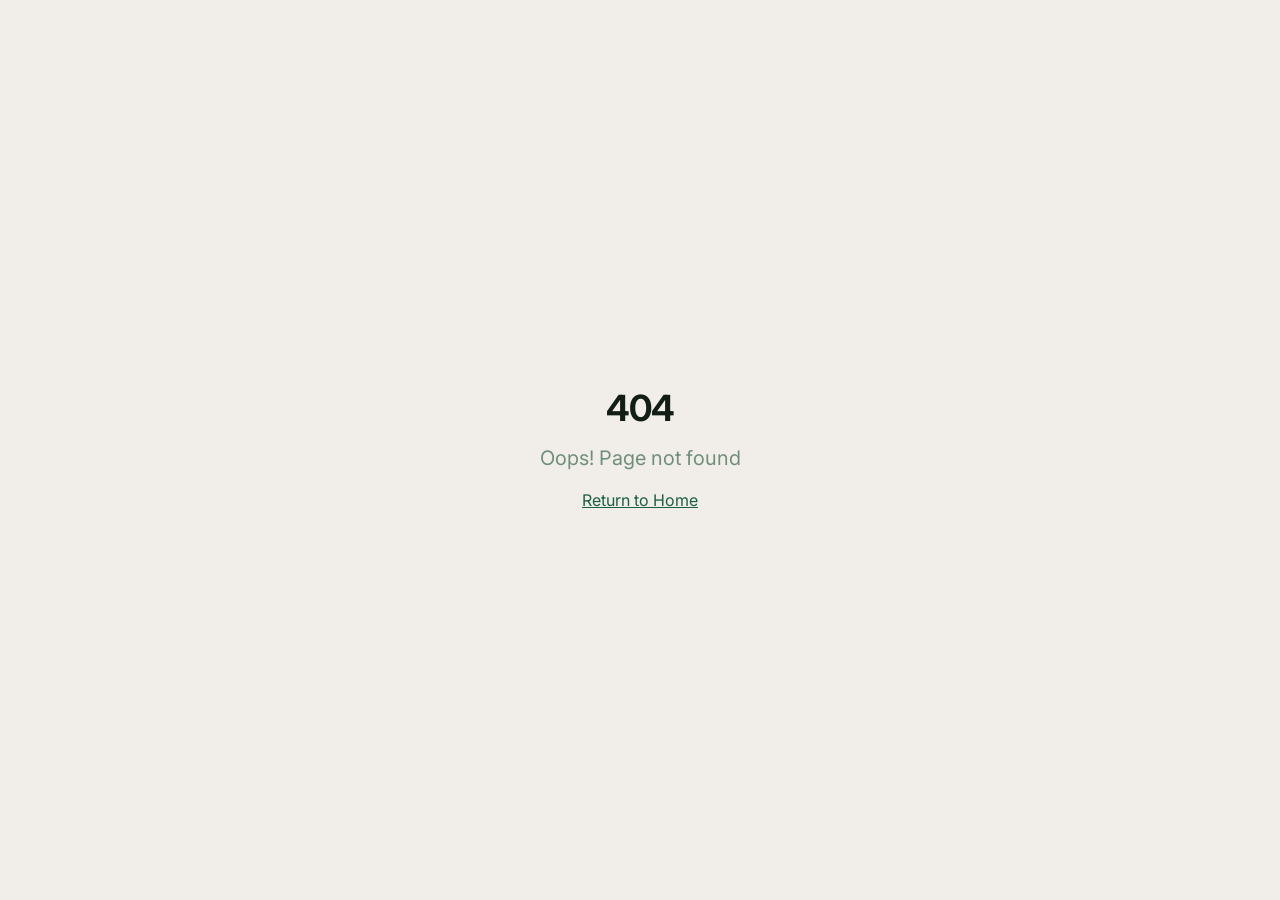
<file: lovable-site.html>
<!doctype html>
<html lang="en">
  <head>
    <meta charset="UTF-8" />
    <meta name="viewport" content="width=device-width, initial-scale=1.0" />
    <!-- TODO: Set the document title to the name of your application -->
    <title>Iconic Investors — AFSL Support for Financial Planners</title>
    <meta name="description" content="Iconic Investors provides financial planners with AFSL licensing, compliance frameworks and strategic support to build thriving advisory practices." />
    <meta name="author" content="Iconic Investors" />

    <meta property="og:title" content="Iconic Investors — AFSL Support for Financial Planners" />
    <meta property="og:description" content="Empowering financial planners with AFSL-authorised support, strategic compliance and the freedom to grow." />
    <meta property="og:type" content="website" />
    <meta property="og:image" content="https://lovable.dev/opengraph-image-p98pqg.png" />

    <meta name="twitter:card" content="summary_large_image" />
    <meta name="twitter:site" content="@Lovable" />
    <meta name="twitter:image" content="https://lovable.dev/opengraph-image-p98pqg.png" />
    <script type="module" crossorigin src="./assets/index-D3UmPzCV.js"></script>
    <link rel="stylesheet" crossorigin href="./assets/index-CCLULRbw.css">
  </head>

  <body>
    <div id="root"></div>
  </body>
</html>
</file>
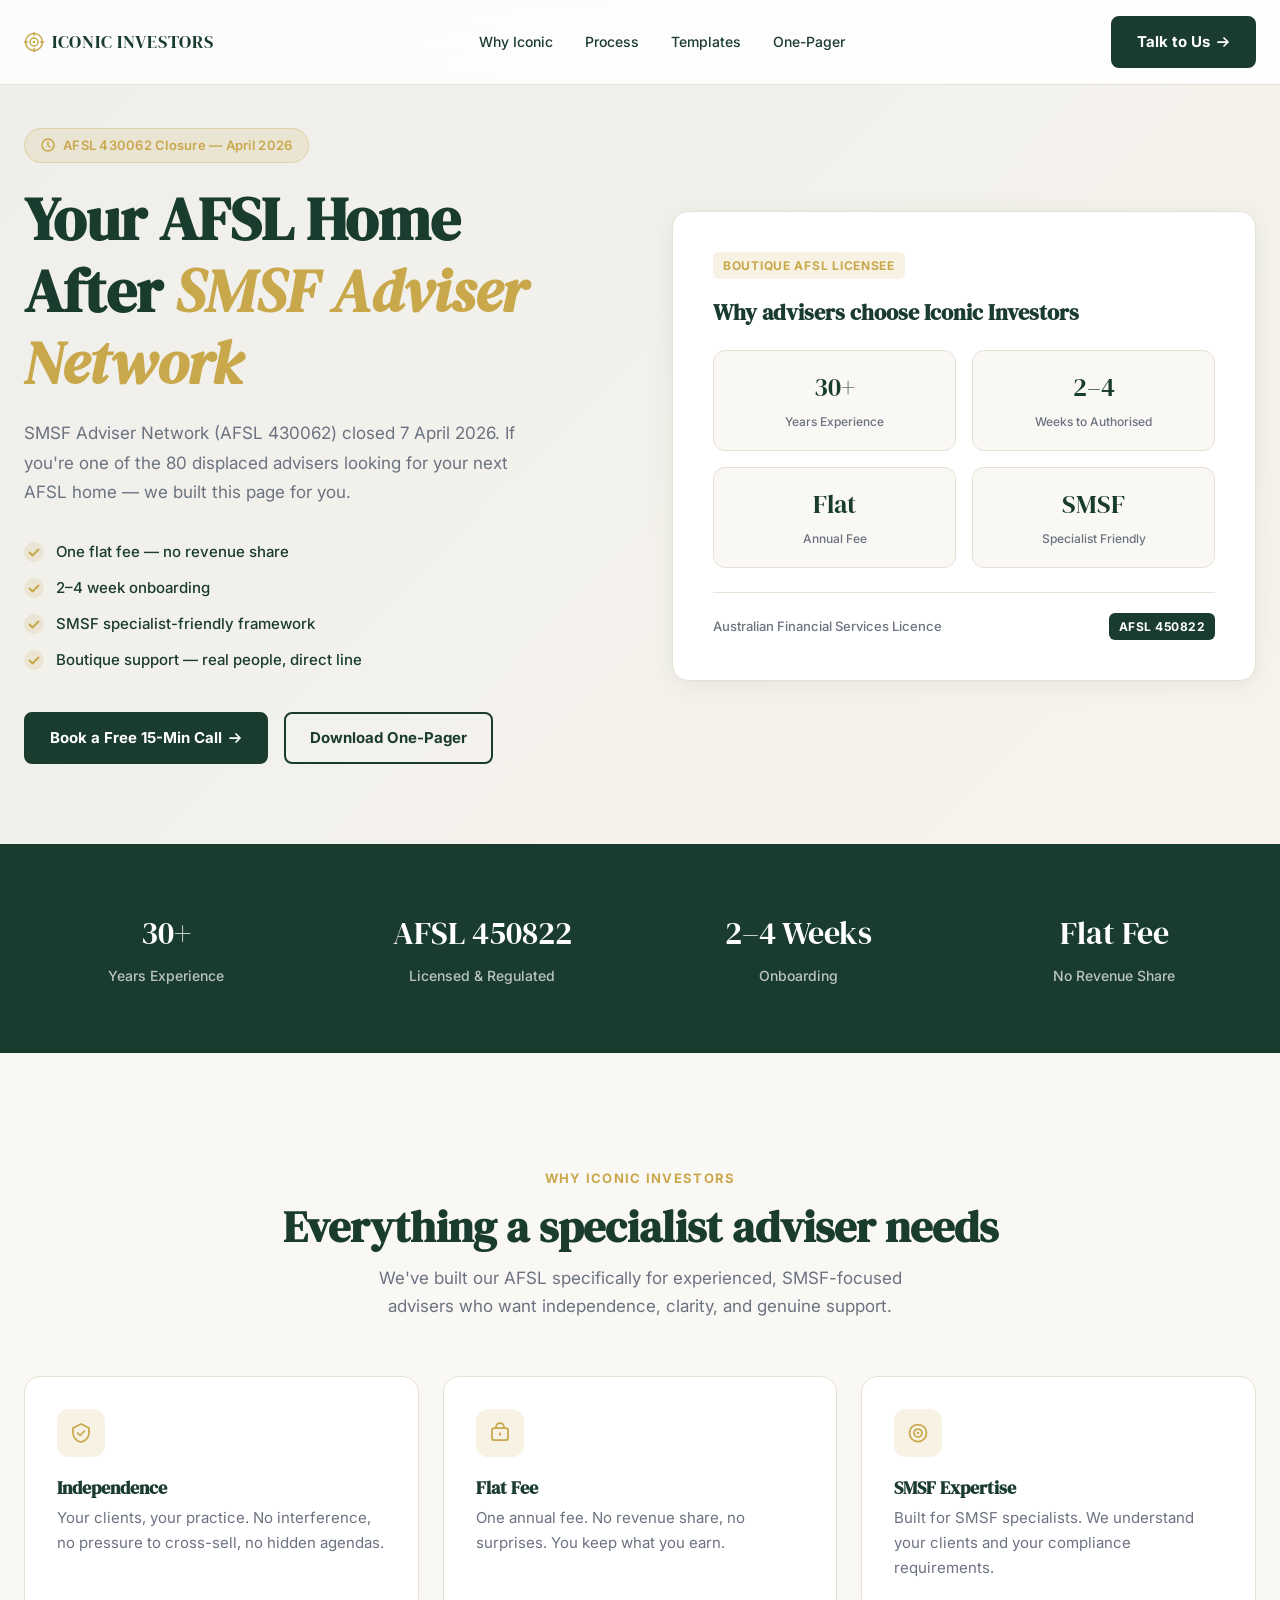
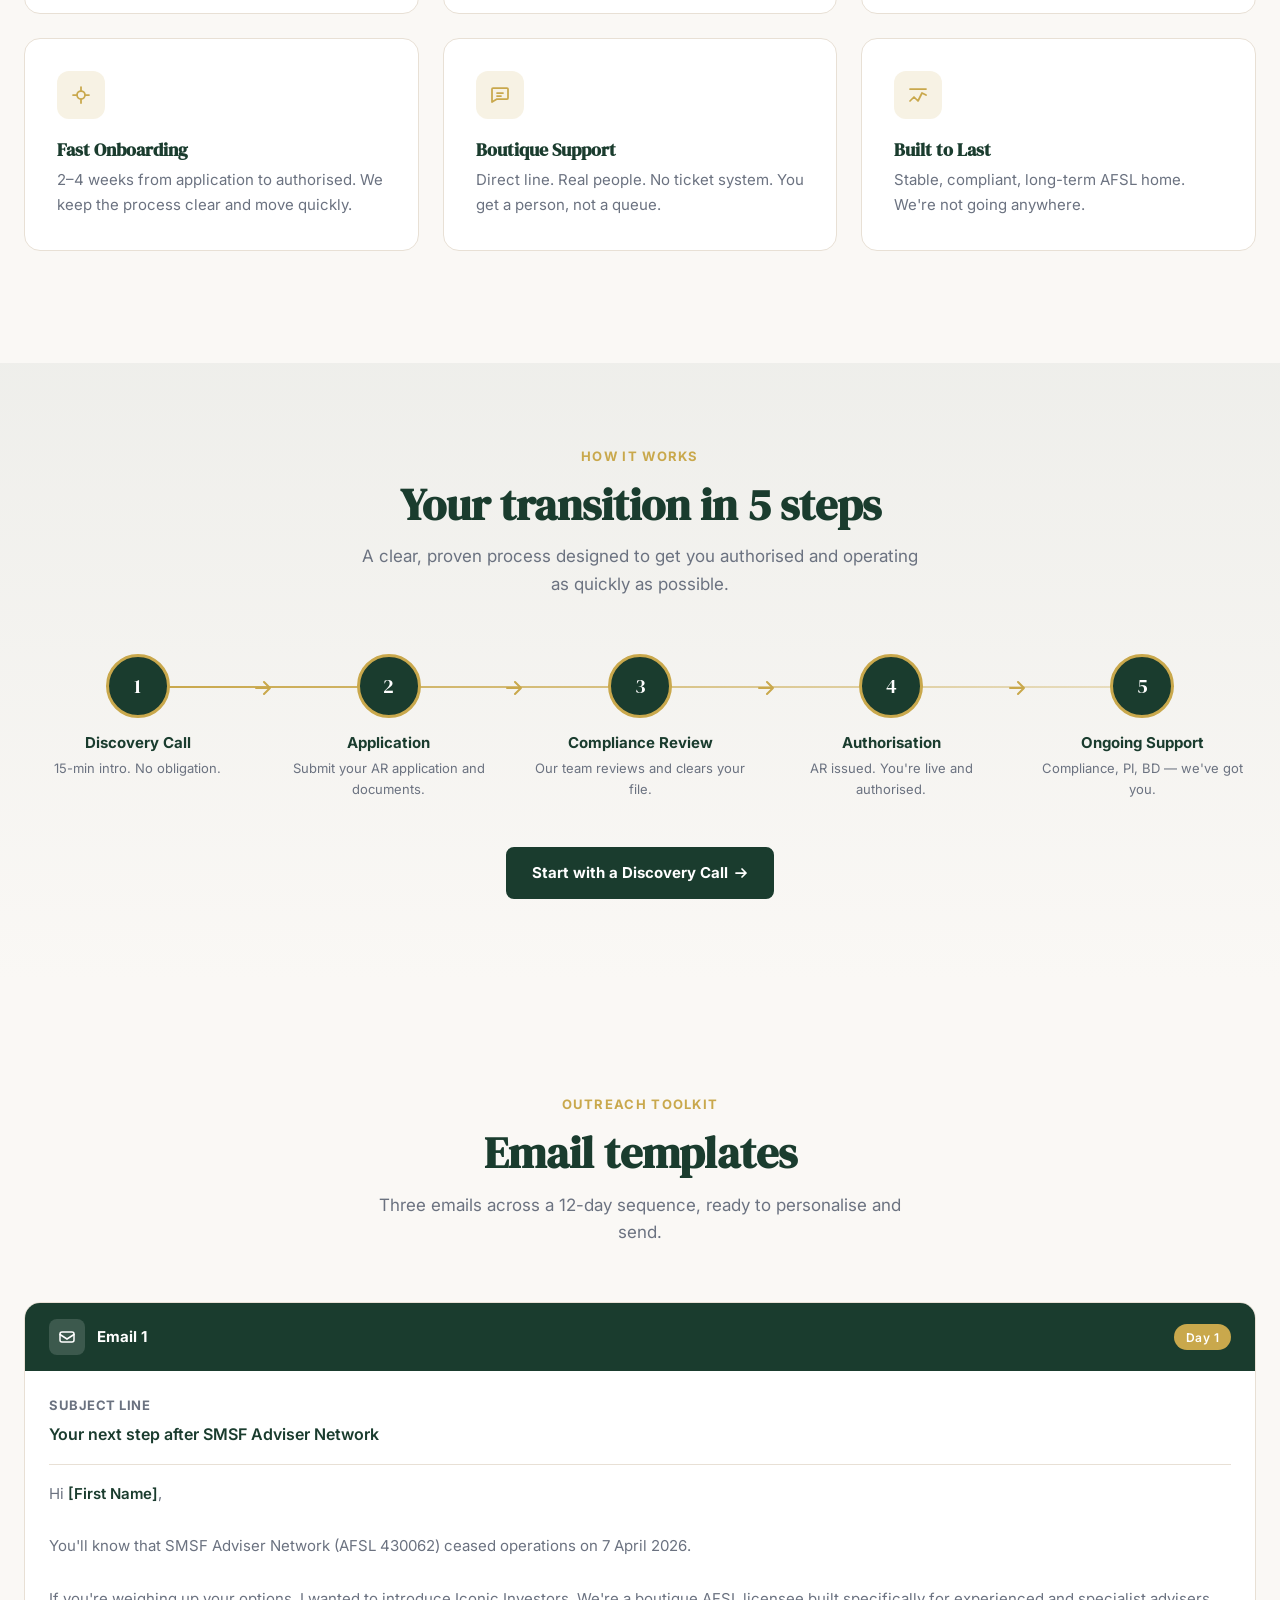
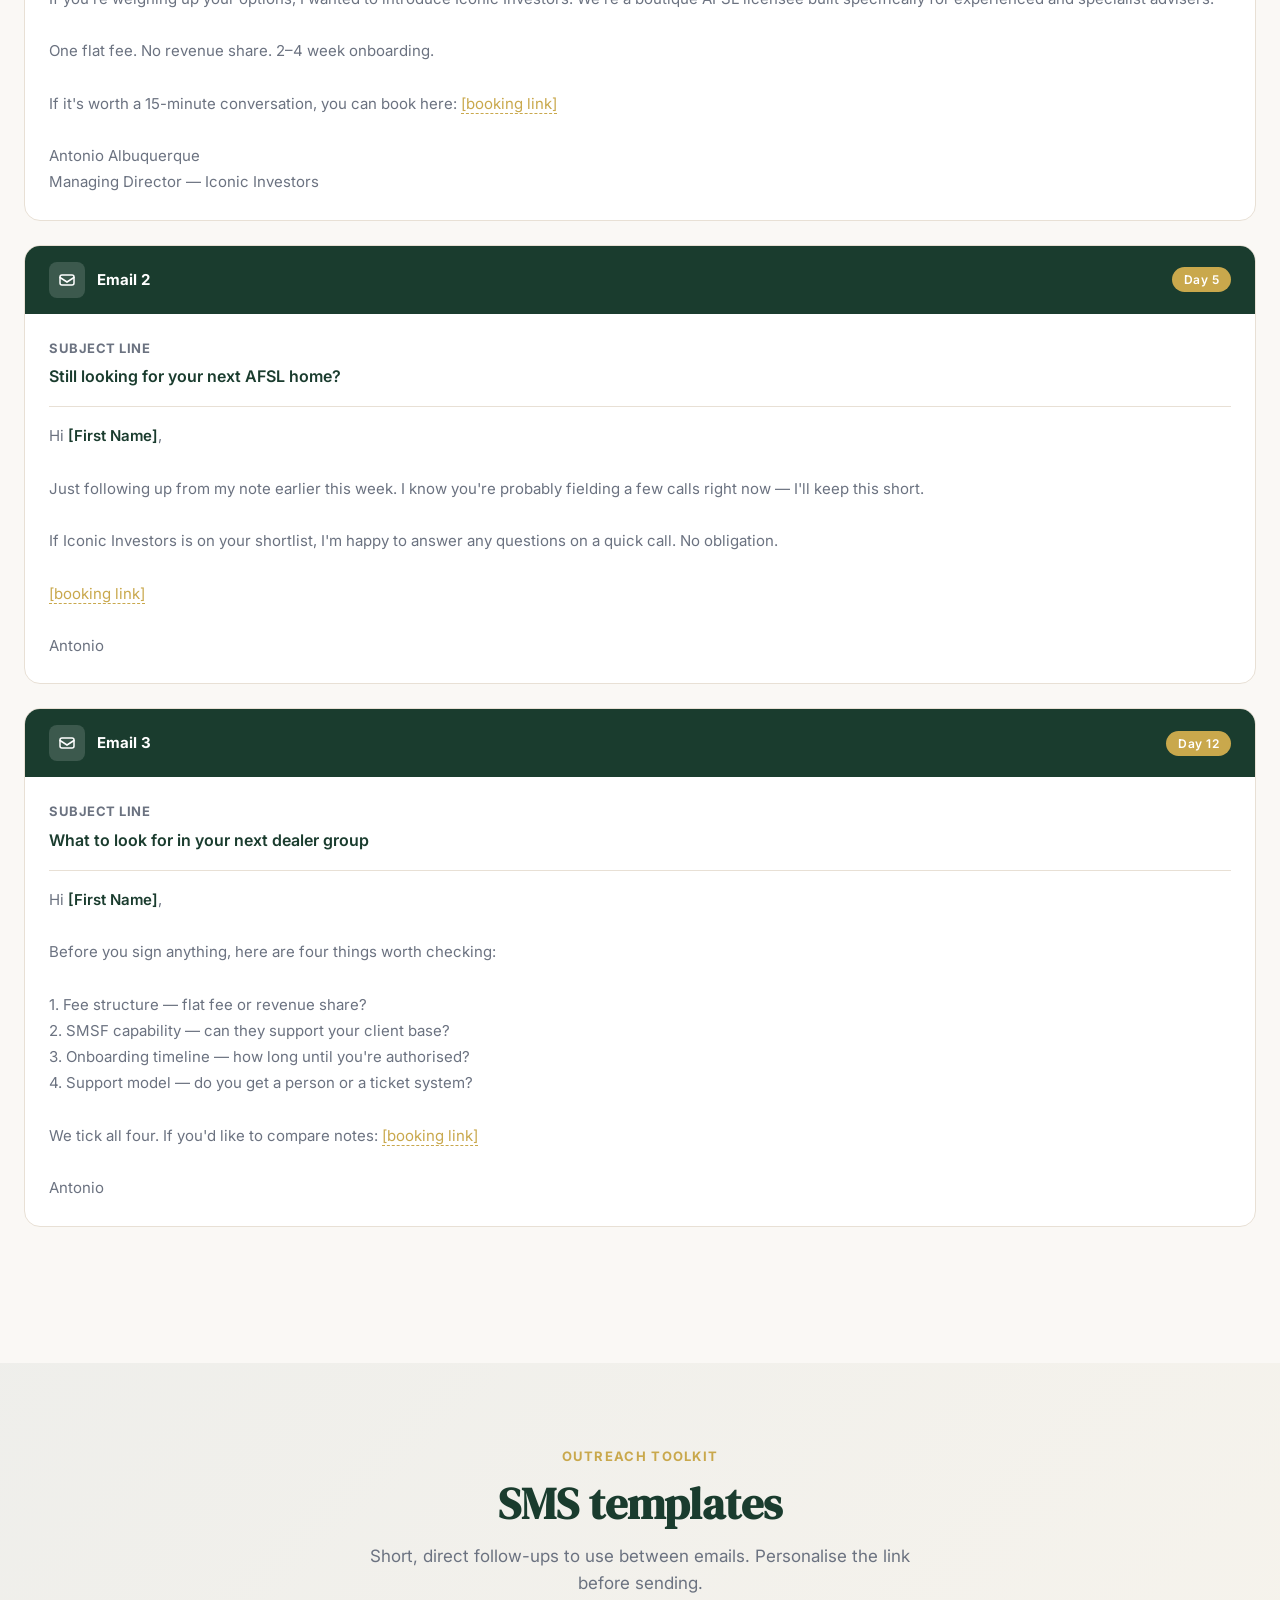
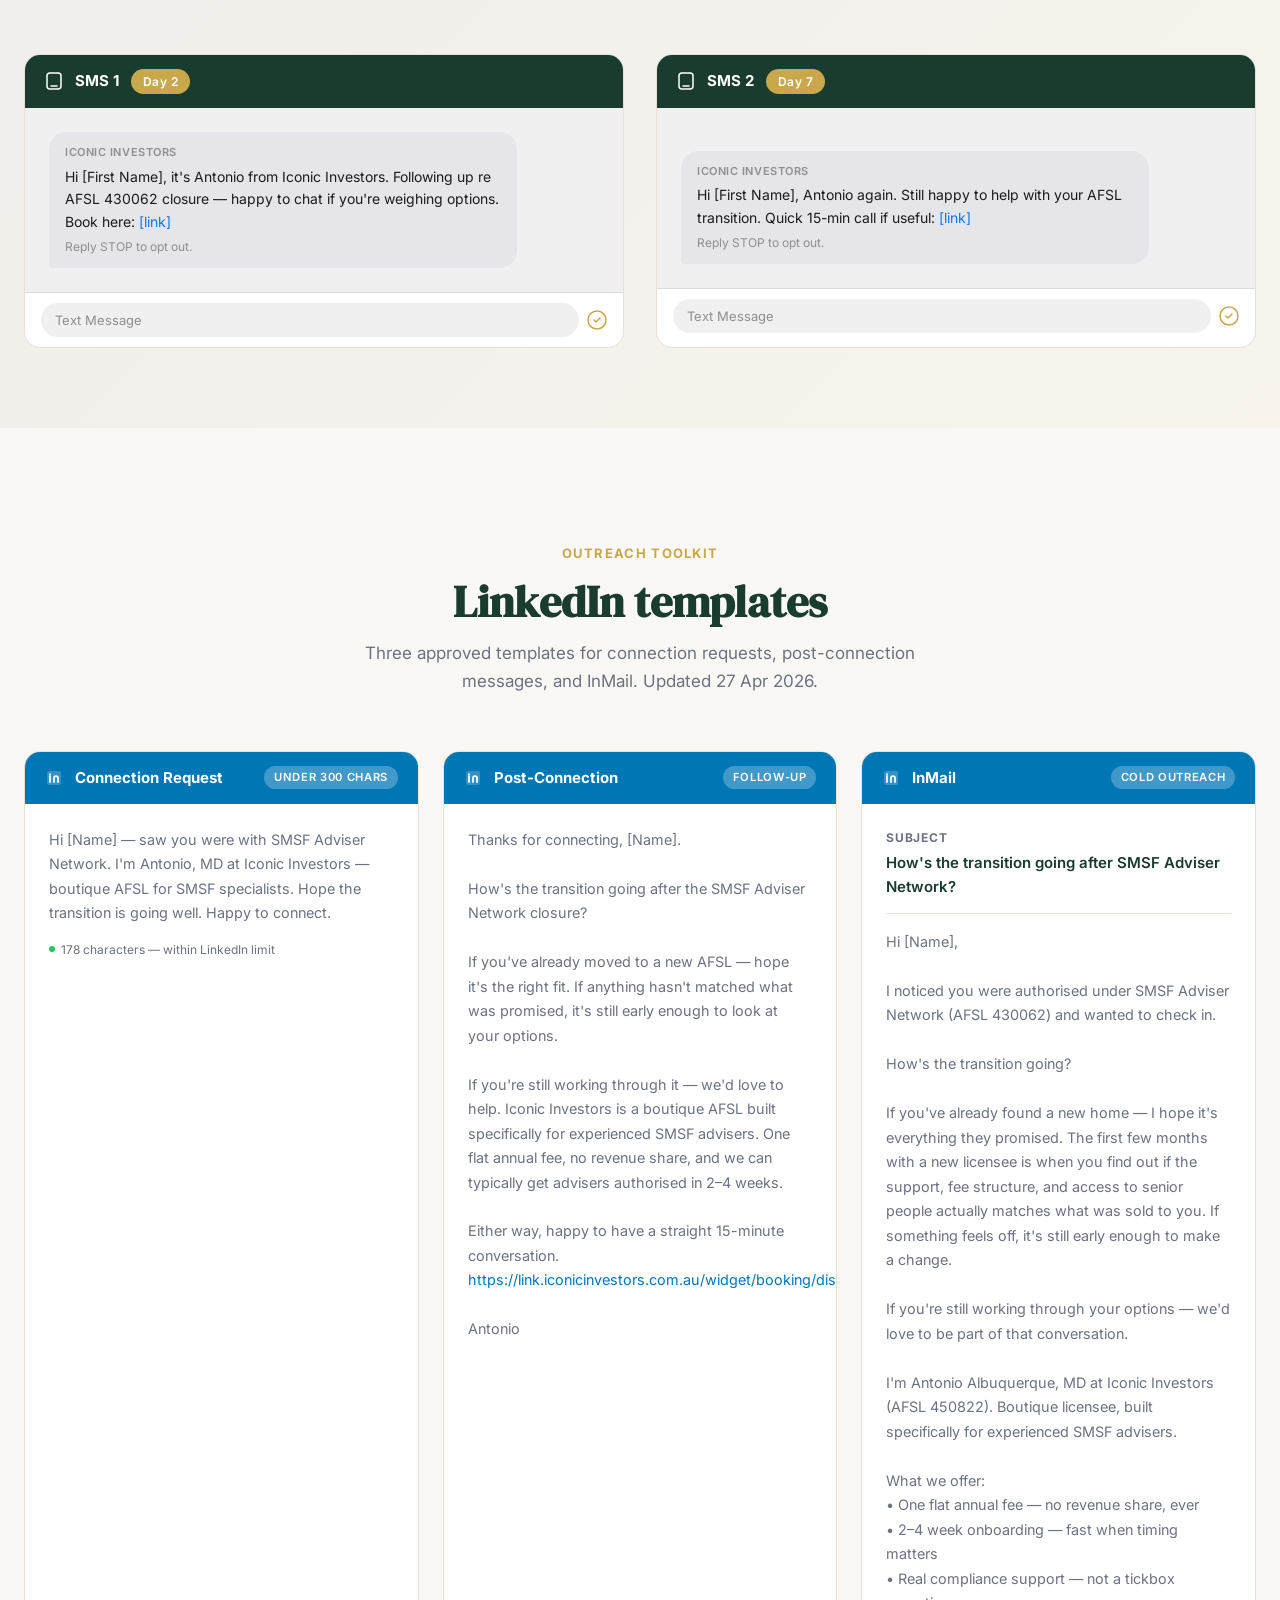
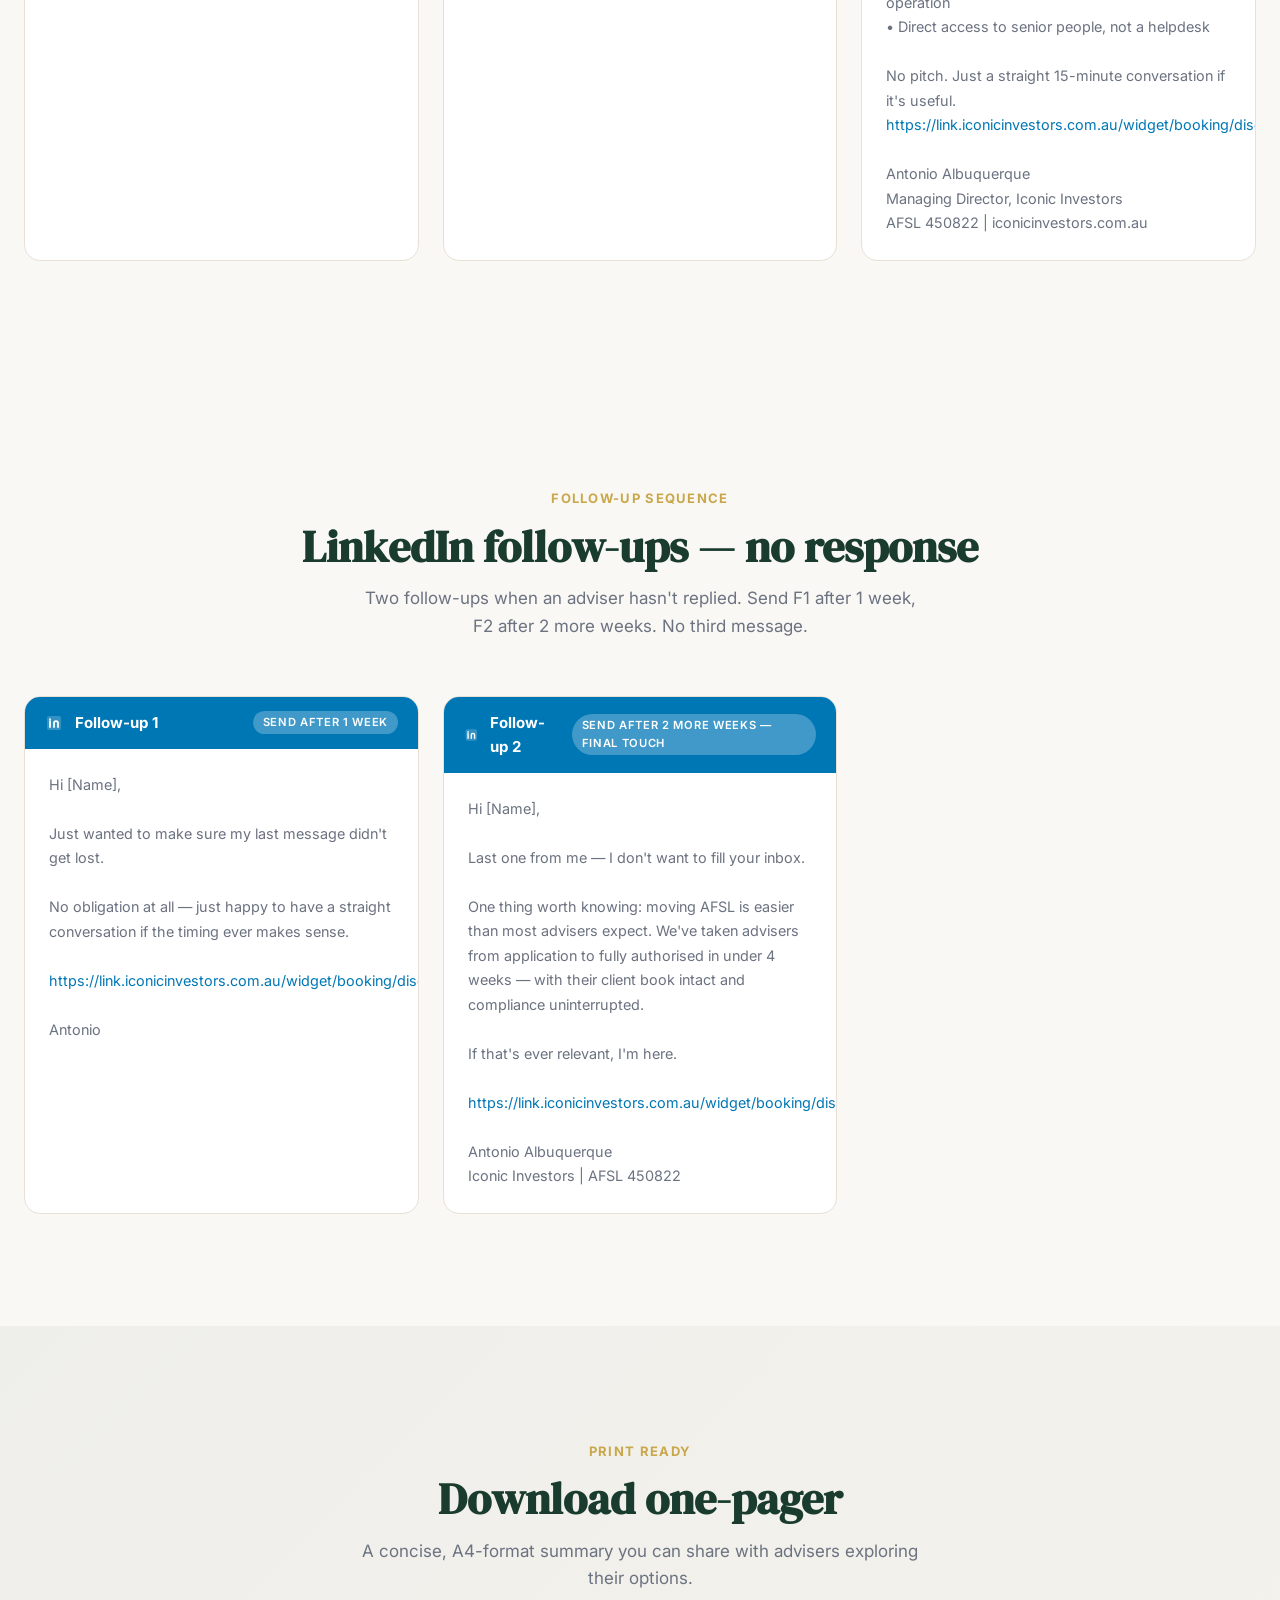
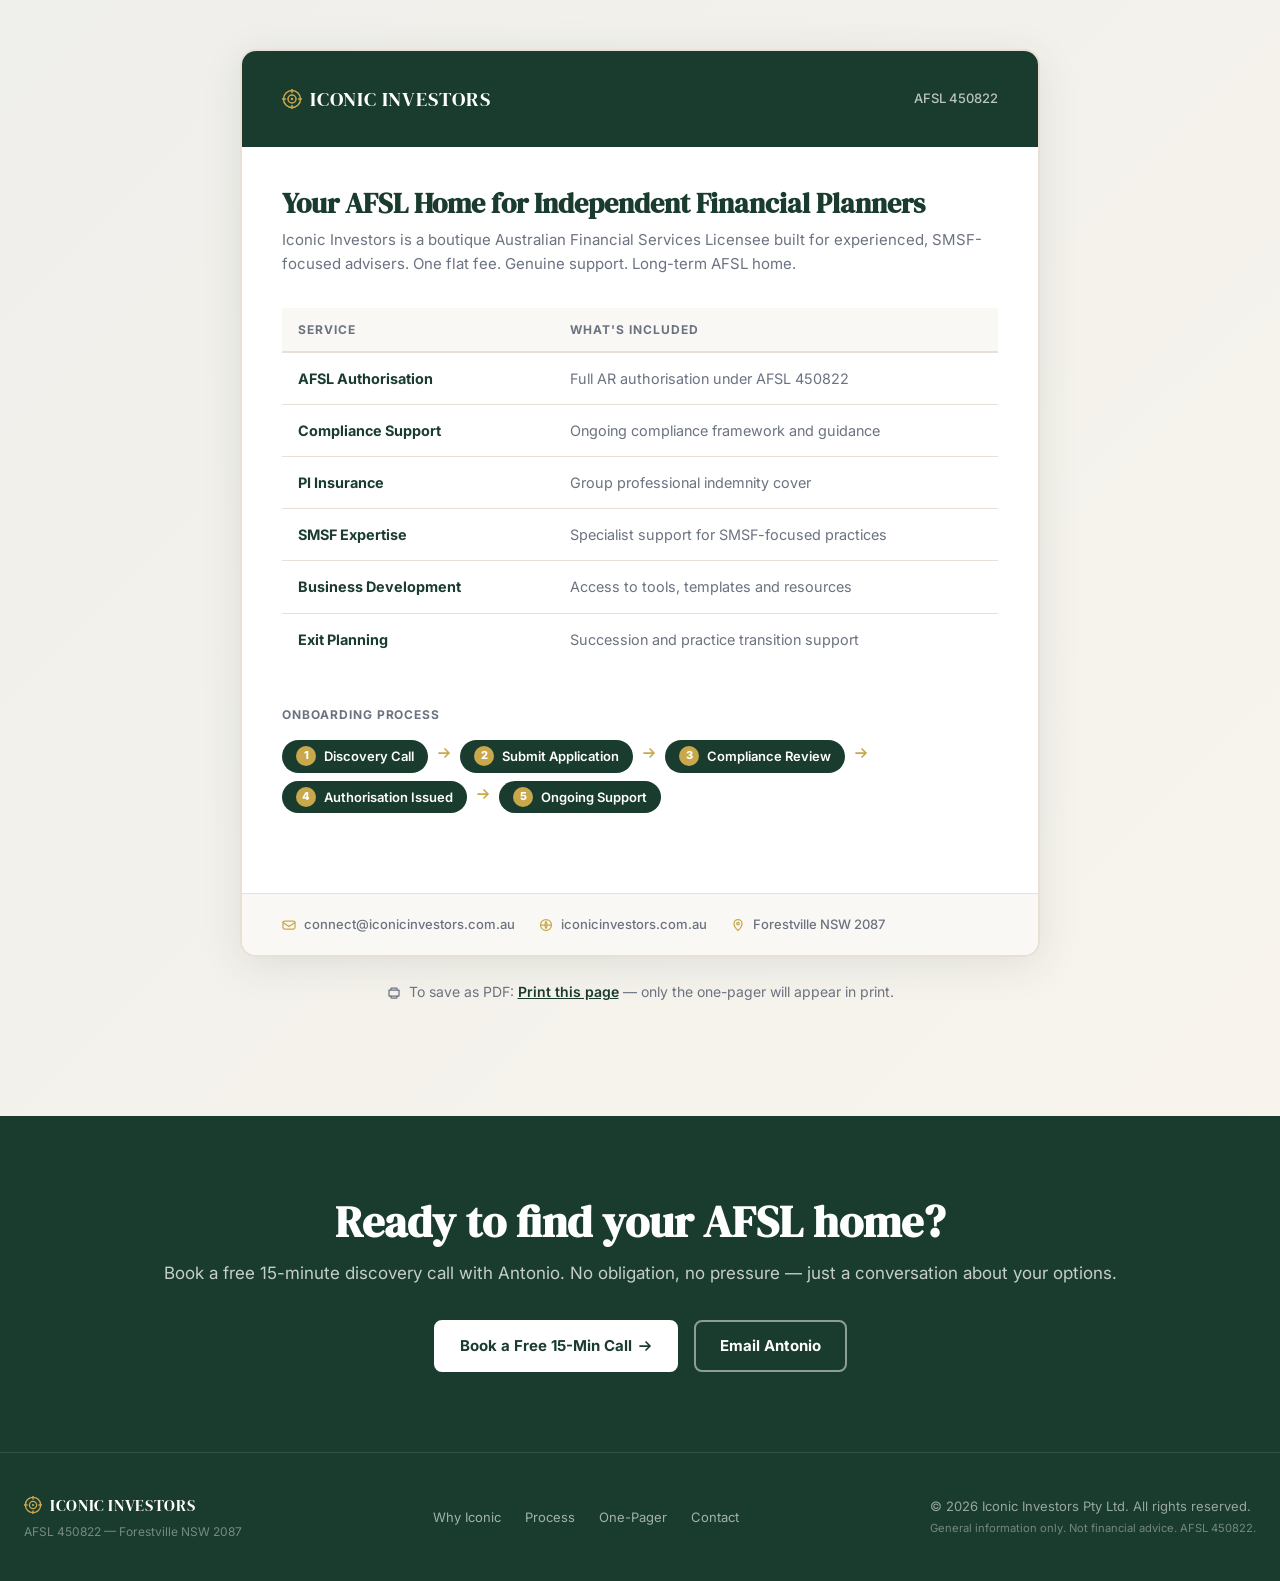
<file: project-greenfield-v2.html>
<!DOCTYPE html>
<html lang="en">
<head>
  <meta charset="UTF-8" />
  <meta name="viewport" content="width=device-width, initial-scale=1.0" />
  <title>Your AFSL Home After SMSF Adviser Network — Iconic Investors</title>
  <meta name="description" content="SMSF Adviser Network (AFSL 430062) closed 7 April 2026. Iconic Investors is a boutique AFSL licensee built for SMSF specialists. One flat fee. 2–4 week onboarding." />
  <link rel="preconnect" href="https://fonts.googleapis.com" />
  <link rel="preconnect" href="https://fonts.gstatic.com" crossorigin />
  <link href="https://fonts.googleapis.com/css2?family=DM+Serif+Display&family=Inter:wght@400;500;600;700;800;900&display=swap" rel="stylesheet" />

  <style>
    /* ============================================================
       RESET & BASE
    ============================================================ */
    *, *::before, *::after { box-sizing: border-box; margin: 0; padding: 0; }
    html { scroll-behavior: smooth; }
    body {
      font-family: 'Inter', sans-serif;
      background-color: #faf8f5;
      color: #1a3c2e;
      line-height: 1.6;
      -webkit-font-smoothing: antialiased;
    }

    /* ============================================================
       DESIGN TOKENS
    ============================================================ */
    :root {
      --bg: #faf8f5;
      --green: #1a3c2e;
      --gold: #c9a84c;
      --gold-15: rgba(201,168,76,0.15);
      --gold-30: rgba(201,168,76,0.30);
      --gold-5: rgba(201,168,76,0.05);
      --green-5: rgba(26,60,46,0.05);
      --card-bg: #ffffff;
      --border: #e8e0d5;
      --muted: #6b7280;
      --radius: 0.75rem;
      --radius-xl: 1rem;
      --max-w: 1280px;
    }

    /* ============================================================
       TYPOGRAPHY
    ============================================================ */
    h1, h2, h3, h4 { font-family: 'DM Serif Display', serif; line-height: 1.2; }
    h1 { font-size: clamp(2.25rem, 5vw, 3.75rem); }
    h2 { font-size: clamp(1.75rem, 3.5vw, 2.75rem); }
    h3 { font-size: 1.25rem; }
    p { color: var(--muted); }
    a { text-decoration: none; color: inherit; }

    .accent { color: var(--gold); font-style: italic; }
    .text-green { color: var(--green); }
    .text-gold { color: var(--gold); }
    .text-white { color: #fff; }
    .text-muted { color: var(--muted); }

    /* ============================================================
       LAYOUT HELPERS
    ============================================================ */
    .container {
      max-width: var(--max-w);
      margin-inline: auto;
      padding-inline: 1.5rem;
    }
    .section { padding-block: 5rem; }
    .section-lg { padding-block: 7rem; }

    /* ============================================================
       BUTTONS
    ============================================================ */
    .btn {
      display: inline-flex;
      align-items: center;
      gap: 0.375rem;
      padding: 0.75rem 1.5rem;
      border-radius: 0.5rem;
      font-family: 'Inter', sans-serif;
      font-weight: 700;
      font-size: 0.9375rem;
      cursor: pointer;
      border: 2px solid transparent;
      transition: opacity 0.2s, background 0.2s, color 0.2s;
      white-space: nowrap;
    }
    .btn-primary {
      background: var(--green);
      color: #fff;
      border-color: var(--green);
    }
    .btn-primary:hover { opacity: 0.88; }
    .btn-outline {
      background: transparent;
      color: var(--green);
      border-color: var(--green);
    }
    .btn-outline:hover { background: var(--green); color: #fff; }
    .btn-white {
      background: #fff;
      color: var(--green);
      border-color: #fff;
    }
    .btn-white:hover { opacity: 0.9; }

    /* ============================================================
       NAVBAR
    ============================================================ */
    .navbar {
      position: fixed;
      top: 0; left: 0; right: 0;
      z-index: 100;
      background: rgba(255,255,255,0.82);
      backdrop-filter: blur(12px);
      -webkit-backdrop-filter: blur(12px);
      border-bottom: 1px solid var(--border);
      padding-block: 1rem;
    }
    .navbar-inner {
      max-width: var(--max-w);
      margin-inline: auto;
      padding-inline: 1.5rem;
      display: flex;
      align-items: center;
      justify-content: space-between;
      gap: 1.5rem;
    }
    .logo {
      display: flex;
      align-items: center;
      gap: 0.5rem;
      font-family: 'DM Serif Display', serif;
      font-size: 1.125rem;
      color: var(--green);
      letter-spacing: 0.04em;
      text-transform: uppercase;
    }
    .logo svg { flex-shrink: 0; }
    .nav-links {
      display: flex;
      align-items: center;
      gap: 2rem;
      list-style: none;
    }
    .nav-links a {
      font-size: 0.875rem;
      font-weight: 500;
      color: var(--green);
      transition: color 0.2s;
    }
    .nav-links a:hover { color: var(--gold); }
    .nav-right { display: flex; align-items: center; gap: 1rem; }

    /* Hamburger */
    .hamburger {
      display: none;
      flex-direction: column;
      gap: 5px;
      cursor: pointer;
      padding: 4px;
      background: none;
      border: none;
    }
    .hamburger span {
      display: block;
      width: 24px;
      height: 2px;
      background: var(--green);
      border-radius: 2px;
      transition: all 0.3s;
    }
    .hamburger.open span:nth-child(1) { transform: translateY(7px) rotate(45deg); }
    .hamburger.open span:nth-child(2) { opacity: 0; }
    .hamburger.open span:nth-child(3) { transform: translateY(-7px) rotate(-45deg); }

    .mobile-menu {
      display: none;
      flex-direction: column;
      gap: 0;
      background: #fff;
      border-top: 1px solid var(--border);
      padding: 1rem 1.5rem 1.5rem;
    }
    .mobile-menu.open { display: flex; }
    .mobile-menu a {
      padding: 0.75rem 0;
      font-size: 0.9375rem;
      font-weight: 500;
      color: var(--green);
      border-bottom: 1px solid var(--border);
    }
    .mobile-menu a:last-child { border-bottom: none; }
    .mobile-menu .btn { margin-top: 1rem; width: 100%; justify-content: center; }

    @media (max-width: 768px) {
      .nav-links, .nav-right .btn { display: none; }
      .hamburger { display: flex; }
    }

    /* ============================================================
       HERO
    ============================================================ */
    .hero {
      padding-top: 8rem;
      padding-bottom: 5rem;
      background: linear-gradient(135deg, var(--green-5) 0%, var(--gold-5) 100%);
    }
    .hero-inner {
      max-width: var(--max-w);
      margin-inline: auto;
      padding-inline: 1.5rem;
      display: grid;
      grid-template-columns: 1fr 1fr;
      gap: 4rem;
      align-items: center;
    }
    @media (max-width: 900px) {
      .hero-inner { grid-template-columns: 1fr; gap: 2.5rem; }
    }
    .badge-pill {
      display: inline-flex;
      align-items: center;
      gap: 0.5rem;
      background: var(--gold-15);
      color: var(--gold);
      border: 1px solid var(--gold-30);
      border-radius: 9999px;
      padding: 0.375rem 1rem;
      font-size: 0.8125rem;
      font-weight: 600;
      letter-spacing: 0.02em;
      margin-bottom: 1.25rem;
    }
    .hero h1 { margin-bottom: 1.25rem; color: var(--green); }
    .hero-sub {
      font-size: 1.0625rem;
      line-height: 1.75;
      color: var(--muted);
      margin-bottom: 2rem;
      max-width: 520px;
    }
    .checklist {
      list-style: none;
      display: flex;
      flex-direction: column;
      gap: 0.75rem;
      margin-bottom: 2.5rem;
    }
    .checklist li {
      display: flex;
      align-items: center;
      gap: 0.75rem;
      font-size: 0.9375rem;
      font-weight: 500;
      color: var(--green);
    }
    .checklist li svg { flex-shrink: 0; }
    .hero-ctas { display: flex; flex-wrap: wrap; gap: 1rem; }

    /* Hero illustration / trust card */
    .hero-visual {
      background: var(--card-bg);
      border: 1px solid var(--border);
      border-radius: var(--radius-xl);
      padding: 2.5rem;
      box-shadow: 0 4px 24px rgba(26,60,46,0.08);
    }
    .hero-visual-tag {
      display: inline-block;
      background: var(--gold-15);
      color: var(--gold);
      border-radius: 6px;
      padding: 0.25rem 0.625rem;
      font-size: 0.75rem;
      font-weight: 700;
      letter-spacing: 0.06em;
      text-transform: uppercase;
      margin-bottom: 1.25rem;
    }
    .hero-visual h3 {
      font-family: 'DM Serif Display', serif;
      font-size: 1.375rem;
      color: var(--green);
      margin-bottom: 1.5rem;
    }
    .stat-row {
      display: grid;
      grid-template-columns: 1fr 1fr;
      gap: 1rem;
      margin-bottom: 1.5rem;
    }
    .stat-box {
      background: var(--bg);
      border: 1px solid var(--border);
      border-radius: var(--radius);
      padding: 1rem;
      text-align: center;
    }
    .stat-box .stat-num {
      font-family: 'DM Serif Display', serif;
      font-size: 1.625rem;
      color: var(--green);
      display: block;
    }
    .stat-box .stat-label {
      font-size: 0.75rem;
      color: var(--muted);
      font-weight: 500;
    }
    .hero-visual-divider { border: none; border-top: 1px solid var(--border); margin-block: 1.25rem; }
    .hero-visual-afsl {
      display: flex;
      align-items: center;
      justify-content: space-between;
      font-size: 0.8125rem;
      color: var(--muted);
      font-weight: 500;
    }
    .afsl-badge {
      background: var(--green);
      color: #fff;
      border-radius: 6px;
      padding: 0.25rem 0.625rem;
      font-size: 0.75rem;
      font-weight: 700;
      letter-spacing: 0.04em;
    }

    /* ============================================================
       TRUST BAR
    ============================================================ */
    .trust-bar {
      background: var(--green);
      padding-block: 4rem;
    }
    .trust-bar-inner {
      max-width: var(--max-w);
      margin-inline: auto;
      padding-inline: 1.5rem;
      display: grid;
      grid-template-columns: repeat(4, 1fr);
      gap: 2rem;
      text-align: center;
    }
    @media (max-width: 640px) {
      .trust-bar-inner { grid-template-columns: repeat(2, 1fr); }
    }
    .trust-item {}
    .trust-num {
      font-family: 'DM Serif Display', serif;
      font-size: 2rem;
      color: #fff;
      display: block;
      margin-bottom: 0.25rem;
    }
    .trust-label {
      font-size: 0.875rem;
      color: rgba(255,255,255,0.7);
      font-weight: 500;
    }
    .trust-divider {
      width: 2px;
      background: rgba(255,255,255,0.15);
      border-radius: 2px;
    }
    @media (max-width: 900px) { .trust-divider { display: none; } }

    /* ============================================================
       WHY ICONIC — CARDS
    ============================================================ */
    .why-section { background: var(--bg); }
    .section-header { text-align: center; margin-bottom: 3.5rem; }
    .section-header h2 { color: var(--green); margin-bottom: 0.75rem; }
    .section-header p { font-size: 1.0625rem; max-width: 560px; margin-inline: auto; }
    .eyebrow {
      display: inline-block;
      color: var(--gold);
      font-size: 0.8125rem;
      font-weight: 700;
      letter-spacing: 0.1em;
      text-transform: uppercase;
      margin-bottom: 0.75rem;
    }
    .cards-grid {
      display: grid;
      grid-template-columns: repeat(3, 1fr);
      gap: 1.5rem;
    }
    @media (max-width: 900px) { .cards-grid { grid-template-columns: repeat(2, 1fr); } }
    @media (max-width: 560px) { .cards-grid { grid-template-columns: 1fr; } }

    .feature-card {
      background: var(--card-bg);
      border: 1px solid var(--border);
      border-radius: var(--radius-xl);
      padding: 2rem;
      transition: box-shadow 0.25s, transform 0.25s;
    }
    .feature-card:hover {
      box-shadow: 0 12px 40px rgba(26,60,46,0.12);
      transform: translateY(-2px);
    }
    .card-icon {
      width: 3rem;
      height: 3rem;
      background: var(--gold-15);
      border-radius: 0.75rem;
      display: flex;
      align-items: center;
      justify-content: center;
      margin-bottom: 1.25rem;
    }
    .feature-card h3 {
      color: var(--green);
      margin-bottom: 0.5rem;
      font-size: 1.125rem;
    }
    .feature-card p { font-size: 0.9375rem; line-height: 1.65; }

    /* ============================================================
       TRANSITION TIMELINE
    ============================================================ */
    .timeline-section { background: linear-gradient(180deg, var(--green-5) 0%, var(--bg) 100%); }
    .timeline {
      display: flex;
      align-items: flex-start;
      gap: 0;
      position: relative;
      margin-top: 1rem;
    }
    .timeline::before {
      content: '';
      position: absolute;
      top: 2rem;
      left: calc(10% + 1rem);
      right: calc(10% + 1rem);
      height: 2px;
      background: linear-gradient(90deg, var(--gold) 0%, rgba(201,168,76,0.3) 100%);
    }
    @media (max-width: 768px) {
      .timeline { flex-direction: column; gap: 1.5rem; }
      .timeline::before { display: none; }
    }
    .timeline-step {
      flex: 1;
      display: flex;
      flex-direction: column;
      align-items: center;
      text-align: center;
      padding-inline: 0.5rem;
      position: relative;
    }
    .step-circle {
      width: 4rem;
      height: 4rem;
      border-radius: 50%;
      background: var(--green);
      color: #fff;
      display: flex;
      align-items: center;
      justify-content: center;
      font-family: 'DM Serif Display', serif;
      font-size: 1.25rem;
      margin-bottom: 1rem;
      position: relative;
      z-index: 1;
      border: 3px solid var(--gold);
      flex-shrink: 0;
    }
    .timeline-step h4 {
      font-family: 'Inter', sans-serif;
      font-weight: 700;
      font-size: 0.9375rem;
      color: var(--green);
      margin-bottom: 0.375rem;
    }
    .timeline-step p { font-size: 0.8125rem; color: var(--muted); }
    @media (max-width: 768px) {
      .timeline-step { flex-direction: row; align-items: flex-start; text-align: left; gap: 1rem; }
      .step-circle { margin-bottom: 0; flex-shrink: 0; }
    }

    .timeline-arrow {
      display: flex;
      align-items: center;
      padding-top: 1.4rem;
      color: var(--gold);
    }
    @media (max-width: 768px) { .timeline-arrow { display: none; } }

    /* ============================================================
       EMAIL TEMPLATES
    ============================================================ */
    .templates-section { background: var(--bg); }
    .email-card {
      background: var(--card-bg);
      border: 1px solid var(--border);
      border-radius: var(--radius-xl);
      overflow: hidden;
      margin-bottom: 1.5rem;
    }
    .email-header {
      background: var(--green);
      padding: 1rem 1.5rem;
      display: flex;
      align-items: center;
      justify-content: space-between;
      flex-wrap: wrap;
      gap: 0.5rem;
    }
    .email-header-left { display: flex; align-items: center; gap: 0.75rem; }
    .email-icon-wrap {
      width: 2.25rem; height: 2.25rem;
      background: rgba(255,255,255,0.15);
      border-radius: 8px;
      display: flex; align-items: center; justify-content: center;
    }
    .email-label {
      font-weight: 700;
      font-size: 0.9375rem;
      color: #fff;
    }
    .email-day {
      font-size: 0.75rem;
      font-weight: 600;
      background: var(--gold);
      color: #fff;
      border-radius: 9999px;
      padding: 0.2rem 0.75rem;
      letter-spacing: 0.04em;
    }
    .email-body { padding: 1.5rem; }
    .email-subject {
      font-weight: 700;
      font-size: 0.8125rem;
      color: var(--muted);
      letter-spacing: 0.04em;
      text-transform: uppercase;
      margin-bottom: 0.375rem;
    }
    .email-subject-text {
      font-weight: 600;
      font-size: 1rem;
      color: var(--green);
      margin-bottom: 1rem;
      padding-bottom: 1rem;
      border-bottom: 1px solid var(--border);
    }
    .email-content {
      font-size: 0.9375rem;
      color: var(--muted);
      line-height: 1.75;
      white-space: pre-line;
    }
    .email-content .highlight { color: var(--green); font-weight: 600; }
    .email-content .link-placeholder {
      color: var(--gold);
      border-bottom: 1px dashed var(--gold);
    }

    /* ============================================================
       SMS TEMPLATES
    ============================================================ */
    .sms-section { background: linear-gradient(135deg, var(--green-5), var(--gold-5)); }
    .sms-grid {
      display: grid;
      grid-template-columns: repeat(2, 1fr);
      gap: 2rem;
    }
    @media (max-width: 640px) { .sms-grid { grid-template-columns: 1fr; } }
    .sms-card {
      background: var(--card-bg);
      border: 1px solid var(--border);
      border-radius: var(--radius-xl);
      overflow: hidden;
    }
    .sms-card-header {
      background: var(--green);
      padding: 0.875rem 1.25rem;
      display: flex;
      align-items: center;
      gap: 0.75rem;
    }
    .sms-card-header .email-day { background: var(--gold); }
    .sms-phone-label { font-weight: 700; color: #fff; font-size: 0.9375rem; }
    .sms-phone-frame {
      padding: 1.5rem;
      background: #f0f0f0;
      min-height: 180px;
      display: flex;
      flex-direction: column;
      justify-content: flex-end;
    }
    .sms-bubble-wrap {
      display: flex;
      justify-content: flex-start;
    }
    .sms-bubble {
      background: #e5e5ea;
      color: #1c1c1e;
      border-radius: 18px 18px 18px 4px;
      padding: 0.75rem 1rem;
      font-size: 0.875rem;
      line-height: 1.6;
      max-width: 85%;
      position: relative;
    }
    .sms-bubble .sms-sender {
      font-size: 0.6875rem;
      color: #8e8e93;
      margin-bottom: 0.25rem;
      font-weight: 600;
      text-transform: uppercase;
      letter-spacing: 0.05em;
    }
    .sms-bubble .sms-link { color: #007aff; }
    .sms-bubble .sms-optout { font-size: 0.75rem; color: #8e8e93; margin-top: 0.25rem; }
    .sms-phone-bar {
      background: #fff;
      border-top: 1px solid #ddd;
      padding: 0.625rem 1rem;
      display: flex;
      align-items: center;
      gap: 0.5rem;
      border-radius: 0 0 var(--radius-xl) var(--radius-xl);
    }
    .sms-input-mock {
      flex: 1;
      background: #f0f0f0;
      border-radius: 9999px;
      padding: 0.4rem 0.875rem;
      font-size: 0.8125rem;
      color: #8e8e93;
      font-family: 'Inter', sans-serif;
    }

    /* ============================================================
       LINKEDIN TEMPLATES
    ============================================================ */
    .linkedin-section { background: var(--bg); }
    .linkedin-grid {
      display: grid;
      grid-template-columns: repeat(3, 1fr);
      gap: 1.5rem;
    }
    @media (max-width: 900px) { .linkedin-grid { grid-template-columns: 1fr; } }
    .linkedin-card {
      background: var(--card-bg);
      border: 1px solid var(--border);
      border-radius: var(--radius-xl);
      overflow: hidden;
    }
    .li-header {
      background: #0077B5;
      padding: 0.875rem 1.25rem;
      display: flex;
      align-items: center;
      gap: 0.75rem;
    }
    .li-header-label { font-weight: 700; color: #fff; font-size: 0.9375rem; }
    .li-header-type {
      font-size: 0.7rem;
      font-weight: 600;
      background: rgba(255,255,255,0.25);
      color: #fff;
      border-radius: 9999px;
      padding: 0.15rem 0.6rem;
      letter-spacing: 0.06em;
      text-transform: uppercase;
      margin-left: auto;
    }
    .li-body { padding: 1.5rem; }
    .li-subject {
      font-size: 0.75rem;
      font-weight: 700;
      color: var(--muted);
      text-transform: uppercase;
      letter-spacing: 0.06em;
      margin-bottom: 0.25rem;
    }
    .li-subject-val {
      font-weight: 600;
      color: var(--green);
      font-size: 0.9375rem;
      margin-bottom: 1rem;
      padding-bottom: 0.875rem;
      border-bottom: 1px solid var(--border);
    }
    .li-content {
      font-size: 0.9rem;
      color: var(--muted);
      line-height: 1.7;
    }
    .li-char-count {
      margin-top: 0.875rem;
      font-size: 0.75rem;
      color: #6b7280;
      display: flex;
      align-items: center;
      gap: 0.375rem;
    }
    .li-char-count .dot { width: 6px; height: 6px; border-radius: 50%; background: #22c55e; }

    /* ============================================================
       ONE-PAGER
    ============================================================ */
    .onepager-section { background: linear-gradient(135deg, var(--green-5), var(--gold-5)); }
    .onepager-wrap {
      max-width: 800px;
      margin-inline: auto;
    }
    .onepager-card {
      background: var(--card-bg);
      border: 2px solid var(--border);
      border-radius: var(--radius-xl);
      overflow: hidden;
      box-shadow: 0 8px 40px rgba(26,60,46,0.1);
    }
    .onepager-top {
      background: var(--green);
      padding: 2rem 2.5rem;
      display: flex;
      align-items: center;
      justify-content: space-between;
      flex-wrap: wrap;
      gap: 1rem;
    }
    .onepager-logo {
      font-family: 'DM Serif Display', serif;
      font-size: 1.25rem;
      color: #fff;
      letter-spacing: 0.04em;
      text-transform: uppercase;
      display: flex;
      align-items: center;
      gap: 0.5rem;
    }
    .onepager-afsl {
      font-size: 0.8125rem;
      color: rgba(255,255,255,0.7);
      font-weight: 500;
    }
    .onepager-body { padding: 2.5rem; }
    .onepager-headline {
      font-family: 'DM Serif Display', serif;
      font-size: 1.75rem;
      color: var(--green);
      margin-bottom: 0.5rem;
    }
    .onepager-sub {
      font-size: 0.9375rem;
      color: var(--muted);
      margin-bottom: 2rem;
    }
    .services-table { width: 100%; border-collapse: collapse; margin-bottom: 2.5rem; }
    .services-table th {
      text-align: left;
      padding: 0.75rem 1rem;
      background: var(--bg);
      font-size: 0.75rem;
      font-weight: 700;
      letter-spacing: 0.08em;
      text-transform: uppercase;
      color: var(--muted);
      border-bottom: 2px solid var(--border);
    }
    .services-table td {
      padding: 0.875rem 1rem;
      font-size: 0.9rem;
      border-bottom: 1px solid var(--border);
      vertical-align: top;
    }
    .services-table td:first-child { font-weight: 700; color: var(--green); width: 38%; }
    .services-table td:last-child { color: var(--muted); }
    .services-table tr:last-child td { border-bottom: none; }
    .onepager-steps-label {
      font-weight: 700;
      font-size: 0.75rem;
      text-transform: uppercase;
      letter-spacing: 0.08em;
      color: var(--muted);
      margin-bottom: 1rem;
    }
    .onepager-steps {
      display: flex;
      align-items: center;
      flex-wrap: wrap;
      gap: 0.5rem;
      margin-bottom: 2.5rem;
    }
    .op-step {
      display: flex;
      align-items: center;
      gap: 0.5rem;
      background: var(--green);
      color: #fff;
      border-radius: 9999px;
      padding: 0.375rem 0.875rem;
      font-size: 0.8125rem;
      font-weight: 600;
    }
    .op-step-num {
      width: 1.25rem; height: 1.25rem;
      background: var(--gold);
      border-radius: 50%;
      display: flex; align-items: center; justify-content: center;
      font-size: 0.6875rem;
      font-weight: 800;
      flex-shrink: 0;
    }
    .op-arrow { color: var(--gold); font-weight: 700; font-size: 1rem; }
    .onepager-footer {
      background: var(--bg);
      border-top: 1px solid var(--border);
      padding: 1.25rem 2.5rem;
      display: flex;
      align-items: center;
      flex-wrap: wrap;
      gap: 1.5rem;
    }
    .onepager-contact {
      display: flex;
      align-items: center;
      gap: 0.5rem;
      font-size: 0.8125rem;
      color: var(--muted);
      font-weight: 500;
    }
    .onepager-contact svg { color: var(--gold); }
    .print-note {
      text-align: center;
      margin-top: 1.5rem;
      font-size: 0.875rem;
      color: var(--muted);
    }
    .print-note button {
      background: none;
      border: none;
      color: var(--green);
      font-weight: 600;
      cursor: pointer;
      font-family: 'Inter', sans-serif;
      font-size: 0.875rem;
      text-decoration: underline;
    }

    /* ============================================================
       CTA STRIP
    ============================================================ */
    .cta-strip {
      background: var(--green);
      padding-block: 5rem;
      text-align: center;
    }
    .cta-strip h2 { color: #fff; margin-bottom: 0.75rem; }
    .cta-strip p { color: rgba(255,255,255,0.75); margin-bottom: 2rem; font-size: 1.0625rem; }
    .cta-strip .btn-group { display: flex; justify-content: center; flex-wrap: wrap; gap: 1rem; }

    /* ============================================================
       FOOTER
    ============================================================ */
    .footer {
      background: var(--green);
      border-top: 1px solid rgba(255,255,255,0.1);
      padding-block: 2.5rem;
    }
    .footer-inner {
      max-width: var(--max-w);
      margin-inline: auto;
      padding-inline: 1.5rem;
      display: flex;
      align-items: center;
      justify-content: space-between;
      flex-wrap: wrap;
      gap: 1rem;
    }
    .footer-logo {
      font-family: 'DM Serif Display', serif;
      font-size: 1rem;
      color: #fff;
      letter-spacing: 0.04em;
      text-transform: uppercase;
      display: flex;
      align-items: center;
      gap: 0.5rem;
    }
    .footer-copy { font-size: 0.8125rem; color: rgba(255,255,255,0.55); }
    .footer-links { display: flex; gap: 1.5rem; }
    .footer-links a { font-size: 0.8125rem; color: rgba(255,255,255,0.6); transition: color 0.2s; }
    .footer-links a:hover { color: var(--gold); }
    .footer-afsl { font-size: 0.75rem; color: rgba(255,255,255,0.4); margin-top: 0.25rem; }

    /* ============================================================
       SCROLL ANIMATION
    ============================================================ */
    .fade-up {
      opacity: 0;
      transform: translateY(28px);
      transition: opacity 0.6s ease, transform 0.6s ease;
    }
    .fade-up.visible {
      opacity: 1;
      transform: translateY(0);
    }
    .fade-up.delay-1 { transition-delay: 0.1s; }
    .fade-up.delay-2 { transition-delay: 0.2s; }
    .fade-up.delay-3 { transition-delay: 0.3s; }
    .fade-up.delay-4 { transition-delay: 0.4s; }
    .fade-up.delay-5 { transition-delay: 0.5s; }

    /* ============================================================
       PRINT CSS — only show one-pager
    ============================================================ */
    @media print {
      * { -webkit-print-color-adjust: exact; print-color-adjust: exact; }
      .navbar,
      .hero,
      .trust-bar,
      .why-section,
      .timeline-section,
      .templates-section,
      .sms-section,
      .linkedin-section,
      .cta-strip,
      .footer,
      .print-note { display: none !important; }
      .onepager-section {
        padding: 0 !important;
        background: none !important;
      }
      .onepager-wrap { max-width: 100%; }
      .onepager-card { box-shadow: none; border: 1px solid #ccc; }
      body { background: #fff; }
    }
  </style>
</head>
<body>

  <!-- ============================================================
       NAVBAR
  ============================================================ -->
  <nav class="navbar" id="navbar">
    <div class="navbar-inner">
      <!-- Logo -->
      <a href="#" class="logo" aria-label="Iconic Investors">
        <svg width="20" height="20" viewBox="0 0 20 20" fill="none" aria-hidden="true">
          <circle cx="10" cy="10" r="8.5" stroke="#c9a84c" stroke-width="1.5"/>
          <circle cx="10" cy="10" r="4" stroke="#c9a84c" stroke-width="1.5"/>
          <circle cx="10" cy="10" r="1.25" fill="#c9a84c"/>
          <line x1="10" y1="0" x2="10" y2="3.5" stroke="#c9a84c" stroke-width="1.5" stroke-linecap="round"/>
          <line x1="10" y1="16.5" x2="10" y2="20" stroke="#c9a84c" stroke-width="1.5" stroke-linecap="round"/>
          <line x1="0" y1="10" x2="3.5" y2="10" stroke="#c9a84c" stroke-width="1.5" stroke-linecap="round"/>
          <line x1="16.5" y1="10" x2="20" y2="10" stroke="#c9a84c" stroke-width="1.5" stroke-linecap="round"/>
        </svg>
        Iconic Investors
      </a>

      <!-- Desktop nav -->
      <ul class="nav-links">
        <li><a href="#why-iconic">Why Iconic</a></li>
        <li><a href="#process">Process</a></li>
        <li><a href="#templates">Templates</a></li>
        <li><a href="#one-pager">One-Pager</a></li>
      </ul>

      <div class="nav-right">
        <a href="https://api.leadconnectorhq.com/widget/bookings/discovery_call_antonio" target="_blank" rel="noopener" class="btn btn-primary">
          Talk to Us
          <svg width="14" height="14" viewBox="0 0 14 14" fill="none" aria-hidden="true"><path d="M2 7h10M8 3l4 4-4 4" stroke="currentColor" stroke-width="1.75" stroke-linecap="round" stroke-linejoin="round"/></svg>
        </a>
        <!-- Hamburger -->
        <button class="hamburger" id="hamburger" aria-label="Open menu" aria-expanded="false">
          <span></span><span></span><span></span>
        </button>
      </div>
    </div>

    <!-- Mobile menu -->
    <div class="mobile-menu" id="mobile-menu" role="navigation" aria-label="Mobile menu">
      <a href="#why-iconic">Why Iconic</a>
      <a href="#process">Process</a>
      <a href="#templates">Templates</a>
      <a href="#one-pager">One-Pager</a>
      <a href="https://api.leadconnectorhq.com/widget/bookings/discovery_call_antonio" target="_blank" rel="noopener" class="btn btn-primary">
        Book a Free 15-Min Call
        <svg width="14" height="14" viewBox="0 0 14 14" fill="none" aria-hidden="true"><path d="M2 7h10M8 3l4 4-4 4" stroke="currentColor" stroke-width="1.75" stroke-linecap="round" stroke-linejoin="round"/></svg>
      </a>
    </div>
  </nav>

  <!-- ============================================================
       HERO
  ============================================================ -->
  <section class="hero" id="hero">
    <div class="hero-inner">

      <!-- Left: copy -->
      <div>
        <div class="badge-pill fade-up">
          <svg width="14" height="14" viewBox="0 0 14 14" fill="none" aria-hidden="true">
            <circle cx="7" cy="7" r="6" stroke="#c9a84c" stroke-width="1.5"/>
            <path d="M7 4v3.5l2 1.5" stroke="#c9a84c" stroke-width="1.5" stroke-linecap="round" stroke-linejoin="round"/>
          </svg>
          AFSL 430062 Closure — April 2026
        </div>

        <h1 class="fade-up delay-1">
          Your AFSL Home After <em class="accent">SMSF Adviser Network</em>
        </h1>

        <p class="hero-sub fade-up delay-2">
          SMSF Adviser Network (AFSL 430062) closed 7 April 2026. If you're one of the 80 displaced advisers looking for your next AFSL home — we built this page for you.
        </p>

        <ul class="checklist fade-up delay-3">
          <li>
            <svg width="20" height="20" viewBox="0 0 20 20" fill="none" aria-hidden="true">
              <circle cx="10" cy="10" r="10" fill="#c9a84c" fill-opacity="0.15"/>
              <path d="M5.5 10.5l3 3 6-6" stroke="#c9a84c" stroke-width="2" stroke-linecap="round" stroke-linejoin="round"/>
            </svg>
            One flat fee — no revenue share
          </li>
          <li>
            <svg width="20" height="20" viewBox="0 0 20 20" fill="none" aria-hidden="true">
              <circle cx="10" cy="10" r="10" fill="#c9a84c" fill-opacity="0.15"/>
              <path d="M5.5 10.5l3 3 6-6" stroke="#c9a84c" stroke-width="2" stroke-linecap="round" stroke-linejoin="round"/>
            </svg>
            2–4 week onboarding
          </li>
          <li>
            <svg width="20" height="20" viewBox="0 0 20 20" fill="none" aria-hidden="true">
              <circle cx="10" cy="10" r="10" fill="#c9a84c" fill-opacity="0.15"/>
              <path d="M5.5 10.5l3 3 6-6" stroke="#c9a84c" stroke-width="2" stroke-linecap="round" stroke-linejoin="round"/>
            </svg>
            SMSF specialist-friendly framework
          </li>
          <li>
            <svg width="20" height="20" viewBox="0 0 20 20" fill="none" aria-hidden="true">
              <circle cx="10" cy="10" r="10" fill="#c9a84c" fill-opacity="0.15"/>
              <path d="M5.5 10.5l3 3 6-6" stroke="#c9a84c" stroke-width="2" stroke-linecap="round" stroke-linejoin="round"/>
            </svg>
            Boutique support — real people, direct line
          </li>
        </ul>

        <div class="hero-ctas fade-up delay-4">
          <a href="https://api.leadconnectorhq.com/widget/bookings/discovery_call_antonio" target="_blank" rel="noopener" class="btn btn-primary">
            Book a Free 15-Min Call
            <svg width="14" height="14" viewBox="0 0 14 14" fill="none" aria-hidden="true"><path d="M2 7h10M8 3l4 4-4 4" stroke="currentColor" stroke-width="1.75" stroke-linecap="round" stroke-linejoin="round"/></svg>
          </a>
          <a href="#one-pager" class="btn btn-outline">
            Download One-Pager
          </a>
        </div>
      </div>

      <!-- Right: visual card -->
      <div class="hero-visual fade-up delay-2">
        <div class="hero-visual-tag">Boutique AFSL Licensee</div>
        <h3>Why advisers choose Iconic Investors</h3>
        <div class="stat-row">
          <div class="stat-box">
            <span class="stat-num">30+</span>
            <span class="stat-label">Years Experience</span>
          </div>
          <div class="stat-box">
            <span class="stat-num">2–4</span>
            <span class="stat-label">Weeks to Authorised</span>
          </div>
          <div class="stat-box">
            <span class="stat-num">Flat</span>
            <span class="stat-label">Annual Fee</span>
          </div>
          <div class="stat-box">
            <span class="stat-num">SMSF</span>
            <span class="stat-label">Specialist Friendly</span>
          </div>
        </div>
        <hr class="hero-visual-divider" />
        <div class="hero-visual-afsl">
          <span>Australian Financial Services Licence</span>
          <span class="afsl-badge">AFSL 450822</span>
        </div>
      </div>

    </div>
  </section>

  <!-- ============================================================
       TRUST BAR
  ============================================================ -->
  <section class="trust-bar">
    <div class="trust-bar-inner">
      <div class="trust-item fade-up">
        <span class="trust-num">30+</span>
        <span class="trust-label">Years Experience</span>
      </div>
      <div class="trust-item fade-up delay-1">
        <span class="trust-num">AFSL 450822</span>
        <span class="trust-label">Licensed &amp; Regulated</span>
      </div>
      <div class="trust-item fade-up delay-2">
        <span class="trust-num">2–4 Weeks</span>
        <span class="trust-label">Onboarding</span>
      </div>
      <div class="trust-item fade-up delay-3">
        <span class="trust-num">Flat Fee</span>
        <span class="trust-label">No Revenue Share</span>
      </div>
    </div>
  </section>

  <!-- ============================================================
       WHY ICONIC
  ============================================================ -->
  <section class="why-section section-lg" id="why-iconic">
    <div class="container">
      <div class="section-header fade-up">
        <span class="eyebrow">Why Iconic Investors</span>
        <h2>Everything a specialist adviser needs</h2>
        <p>We've built our AFSL specifically for experienced, SMSF-focused advisers who want independence, clarity, and genuine support.</p>
      </div>

      <div class="cards-grid">

        <!-- Card 1 -->
        <div class="feature-card fade-up">
          <div class="card-icon">
            <svg width="22" height="22" viewBox="0 0 22 22" fill="none" aria-hidden="true">
              <path d="M11 2L3 6v5c0 4.418 3.582 8.418 8 9 4.418-.582 8-4.582 8-9V6l-8-4z" stroke="#c9a84c" stroke-width="1.75" stroke-linejoin="round"/>
              <path d="M7.5 11l2.5 2.5 4.5-4.5" stroke="#c9a84c" stroke-width="1.75" stroke-linecap="round" stroke-linejoin="round"/>
            </svg>
          </div>
          <h3>Independence</h3>
          <p>Your clients, your practice. No interference, no pressure to cross-sell, no hidden agendas.</p>
        </div>

        <!-- Card 2 -->
        <div class="feature-card fade-up delay-1">
          <div class="card-icon">
            <svg width="22" height="22" viewBox="0 0 22 22" fill="none" aria-hidden="true">
              <rect x="3" y="6" width="16" height="12" rx="2" stroke="#c9a84c" stroke-width="1.75"/>
              <path d="M7 6V5a4 4 0 018 0v1" stroke="#c9a84c" stroke-width="1.75" stroke-linecap="round"/>
              <path d="M11 11v2" stroke="#c9a84c" stroke-width="1.75" stroke-linecap="round"/>
            </svg>
          </div>
          <h3>Flat Fee</h3>
          <p>One annual fee. No revenue share, no surprises. You keep what you earn.</p>
        </div>

        <!-- Card 3 -->
        <div class="feature-card fade-up delay-2">
          <div class="card-icon">
            <svg width="22" height="22" viewBox="0 0 22 22" fill="none" aria-hidden="true">
              <circle cx="11" cy="11" r="8.5" stroke="#c9a84c" stroke-width="1.75"/>
              <circle cx="11" cy="11" r="4" stroke="#c9a84c" stroke-width="1.75"/>
              <circle cx="11" cy="11" r="1.25" fill="#c9a84c"/>
            </svg>
          </div>
          <h3>SMSF Expertise</h3>
          <p>Built for SMSF specialists. We understand your clients and your compliance requirements.</p>
        </div>

        <!-- Card 4 -->
        <div class="feature-card fade-up delay-3">
          <div class="card-icon">
            <svg width="22" height="22" viewBox="0 0 22 22" fill="none" aria-hidden="true">
              <path d="M11 3v4M11 15v4M3 11h4M15 11h4" stroke="#c9a84c" stroke-width="1.75" stroke-linecap="round"/>
              <circle cx="11" cy="11" r="4" stroke="#c9a84c" stroke-width="1.75"/>
            </svg>
          </div>
          <h3>Fast Onboarding</h3>
          <p>2–4 weeks from application to authorised. We keep the process clear and move quickly.</p>
        </div>

        <!-- Card 5 -->
        <div class="feature-card fade-up delay-1">
          <div class="card-icon">
            <svg width="22" height="22" viewBox="0 0 22 22" fill="none" aria-hidden="true">
              <path d="M4 4h14a1 1 0 011 1v9a1 1 0 01-1 1H8l-5 3V5a1 1 0 011-1z" stroke="#c9a84c" stroke-width="1.75" stroke-linejoin="round"/>
              <path d="M8 9h6M8 12h4" stroke="#c9a84c" stroke-width="1.75" stroke-linecap="round"/>
            </svg>
          </div>
          <h3>Boutique Support</h3>
          <p>Direct line. Real people. No ticket system. You get a person, not a queue.</p>
        </div>

        <!-- Card 6 -->
        <div class="feature-card fade-up delay-2">
          <div class="card-icon">
            <svg width="22" height="22" viewBox="0 0 22 22" fill="none" aria-hidden="true">
              <path d="M3 17l4-4 4 4 4-8 4 2" stroke="#c9a84c" stroke-width="1.75" stroke-linecap="round" stroke-linejoin="round"/>
              <path d="M3 5h16" stroke="#c9a84c" stroke-width="1.75" stroke-linecap="round"/>
            </svg>
          </div>
          <h3>Built to Last</h3>
          <p>Stable, compliant, long-term AFSL home. We're not going anywhere.</p>
        </div>

      </div>
    </div>
  </section>

  <!-- ============================================================
       TRANSITION PROCESS
  ============================================================ -->
  <section class="timeline-section section" id="process">
    <div class="container">
      <div class="section-header fade-up">
        <span class="eyebrow">How it works</span>
        <h2>Your transition in 5 steps</h2>
        <p>A clear, proven process designed to get you authorised and operating as quickly as possible.</p>
      </div>

      <div class="timeline fade-up delay-1">

        <div class="timeline-step">
          <div class="step-circle">1</div>
          <div>
            <h4>Discovery Call</h4>
            <p>15-min intro. No obligation.</p>
          </div>
        </div>

        <div class="timeline-arrow" aria-hidden="true">
          <svg width="24" height="24" viewBox="0 0 24 24" fill="none">
            <path d="M5 12h14M13 6l6 6-6 6" stroke="#c9a84c" stroke-width="2" stroke-linecap="round" stroke-linejoin="round"/>
          </svg>
        </div>

        <div class="timeline-step">
          <div class="step-circle">2</div>
          <div>
            <h4>Application</h4>
            <p>Submit your AR application and documents.</p>
          </div>
        </div>

        <div class="timeline-arrow" aria-hidden="true">
          <svg width="24" height="24" viewBox="0 0 24 24" fill="none">
            <path d="M5 12h14M13 6l6 6-6 6" stroke="#c9a84c" stroke-width="2" stroke-linecap="round" stroke-linejoin="round"/>
          </svg>
        </div>

        <div class="timeline-step">
          <div class="step-circle">3</div>
          <div>
            <h4>Compliance Review</h4>
            <p>Our team reviews and clears your file.</p>
          </div>
        </div>

        <div class="timeline-arrow" aria-hidden="true">
          <svg width="24" height="24" viewBox="0 0 24 24" fill="none">
            <path d="M5 12h14M13 6l6 6-6 6" stroke="#c9a84c" stroke-width="2" stroke-linecap="round" stroke-linejoin="round"/>
          </svg>
        </div>

        <div class="timeline-step">
          <div class="step-circle">4</div>
          <div>
            <h4>Authorisation</h4>
            <p>AR issued. You're live and authorised.</p>
          </div>
        </div>

        <div class="timeline-arrow" aria-hidden="true">
          <svg width="24" height="24" viewBox="0 0 24 24" fill="none">
            <path d="M5 12h14M13 6l6 6-6 6" stroke="#c9a84c" stroke-width="2" stroke-linecap="round" stroke-linejoin="round"/>
          </svg>
        </div>

        <div class="timeline-step">
          <div class="step-circle">5</div>
          <div>
            <h4>Ongoing Support</h4>
            <p>Compliance, PI, BD — we've got you.</p>
          </div>
        </div>

      </div>

      <div style="text-align:center; margin-top: 3rem;" class="fade-up delay-2">
        <a href="https://api.leadconnectorhq.com/widget/bookings/discovery_call_antonio" target="_blank" rel="noopener" class="btn btn-primary">
          Start with a Discovery Call
          <svg width="14" height="14" viewBox="0 0 14 14" fill="none" aria-hidden="true"><path d="M2 7h10M8 3l4 4-4 4" stroke="currentColor" stroke-width="1.75" stroke-linecap="round" stroke-linejoin="round"/></svg>
        </a>
      </div>

    </div>
  </section>

  <!-- ============================================================
       EMAIL TEMPLATES
  ============================================================ -->
  <section class="templates-section section-lg" id="templates">
    <div class="container">

      <div class="section-header fade-up">
        <span class="eyebrow">Outreach Toolkit</span>
        <h2>Email templates</h2>
        <p>Three emails across a 12-day sequence, ready to personalise and send.</p>
      </div>

      <!-- EMAIL 1 -->
      <div class="email-card fade-up">
        <div class="email-header">
          <div class="email-header-left">
            <div class="email-icon-wrap">
              <svg width="18" height="18" viewBox="0 0 18 18" fill="none" aria-hidden="true">
                <rect x="2" y="4" width="14" height="10" rx="2" stroke="white" stroke-width="1.5"/>
                <path d="M2 6.5l7 4.5 7-4.5" stroke="white" stroke-width="1.5" stroke-linecap="round"/>
              </svg>
            </div>
            <span class="email-label">Email 1</span>
          </div>
          <span class="email-day">Day 1</span>
        </div>
        <div class="email-body">
          <div class="email-subject">Subject line</div>
          <div class="email-subject-text">Your next step after SMSF Adviser Network</div>
          <div class="email-content">Hi <span class="highlight">[First Name]</span>,

You'll know that SMSF Adviser Network (AFSL 430062) ceased operations on 7 April 2026.

If you're weighing up your options, I wanted to introduce Iconic Investors. We're a boutique AFSL licensee built specifically for experienced and specialist advisers.

One flat fee. No revenue share. 2–4 week onboarding.

If it's worth a 15-minute conversation, you can book here: <span class="link-placeholder">[booking link]</span>

Antonio Albuquerque
Managing Director — Iconic Investors</div>
        </div>
      </div>

      <!-- EMAIL 2 -->
      <div class="email-card fade-up delay-1">
        <div class="email-header">
          <div class="email-header-left">
            <div class="email-icon-wrap">
              <svg width="18" height="18" viewBox="0 0 18 18" fill="none" aria-hidden="true">
                <rect x="2" y="4" width="14" height="10" rx="2" stroke="white" stroke-width="1.5"/>
                <path d="M2 6.5l7 4.5 7-4.5" stroke="white" stroke-width="1.5" stroke-linecap="round"/>
              </svg>
            </div>
            <span class="email-label">Email 2</span>
          </div>
          <span class="email-day">Day 5</span>
        </div>
        <div class="email-body">
          <div class="email-subject">Subject line</div>
          <div class="email-subject-text">Still looking for your next AFSL home?</div>
          <div class="email-content">Hi <span class="highlight">[First Name]</span>,

Just following up from my note earlier this week. I know you're probably fielding a few calls right now — I'll keep this short.

If Iconic Investors is on your shortlist, I'm happy to answer any questions on a quick call. No obligation.

<span class="link-placeholder">[booking link]</span>

Antonio</div>
        </div>
      </div>

      <!-- EMAIL 3 -->
      <div class="email-card fade-up delay-2">
        <div class="email-header">
          <div class="email-header-left">
            <div class="email-icon-wrap">
              <svg width="18" height="18" viewBox="0 0 18 18" fill="none" aria-hidden="true">
                <rect x="2" y="4" width="14" height="10" rx="2" stroke="white" stroke-width="1.5"/>
                <path d="M2 6.5l7 4.5 7-4.5" stroke="white" stroke-width="1.5" stroke-linecap="round"/>
              </svg>
            </div>
            <span class="email-label">Email 3</span>
          </div>
          <span class="email-day">Day 12</span>
        </div>
        <div class="email-body">
          <div class="email-subject">Subject line</div>
          <div class="email-subject-text">What to look for in your next dealer group</div>
          <div class="email-content">Hi <span class="highlight">[First Name]</span>,

Before you sign anything, here are four things worth checking:

1. Fee structure — flat fee or revenue share?
2. SMSF capability — can they support your client base?
3. Onboarding timeline — how long until you're authorised?
4. Support model — do you get a person or a ticket system?

We tick all four. If you'd like to compare notes: <span class="link-placeholder">[booking link]</span>

Antonio</div>
        </div>
      </div>

    </div>
  </section>

  <!-- ============================================================
       SMS TEMPLATES
  ============================================================ -->
  <section class="sms-section section" id="sms">
    <div class="container">
      <div class="section-header fade-up">
        <span class="eyebrow">Outreach Toolkit</span>
        <h2>SMS templates</h2>
        <p>Short, direct follow-ups to use between emails. Personalise the link before sending.</p>
      </div>

      <div class="sms-grid">

        <!-- SMS 1 -->
        <div class="sms-card fade-up">
          <div class="sms-card-header">
            <svg width="18" height="18" viewBox="0 0 18 18" fill="none" aria-hidden="true">
              <rect x="2" y="1" width="14" height="16" rx="3" stroke="white" stroke-width="1.5"/>
              <path d="M6 14h6" stroke="white" stroke-width="1.5" stroke-linecap="round"/>
            </svg>
            <span class="sms-phone-label">SMS 1</span>
            <span class="email-day">Day 2</span>
          </div>
          <div class="sms-phone-frame">
            <div class="sms-bubble-wrap">
              <div class="sms-bubble">
                <div class="sms-sender">Iconic Investors</div>
                Hi [First Name], it's Antonio from Iconic Investors. Following up re AFSL 430062 closure — happy to chat if you're weighing options. Book here: <span class="sms-link">[link]</span>
                <div class="sms-optout">Reply STOP to opt out.</div>
              </div>
            </div>
          </div>
          <div class="sms-phone-bar">
            <div class="sms-input-mock">Text Message</div>
            <svg width="20" height="20" viewBox="0 0 20 20" fill="none" aria-hidden="true">
              <circle cx="10" cy="10" r="9" stroke="#c9a84c" stroke-width="1.5"/>
              <path d="M7 10l2 2 4-4" stroke="#c9a84c" stroke-width="1.5" stroke-linecap="round" stroke-linejoin="round"/>
            </svg>
          </div>
        </div>

        <!-- SMS 2 -->
        <div class="sms-card fade-up delay-2">
          <div class="sms-card-header">
            <svg width="18" height="18" viewBox="0 0 18 18" fill="none" aria-hidden="true">
              <rect x="2" y="1" width="14" height="16" rx="3" stroke="white" stroke-width="1.5"/>
              <path d="M6 14h6" stroke="white" stroke-width="1.5" stroke-linecap="round"/>
            </svg>
            <span class="sms-phone-label">SMS 2</span>
            <span class="email-day">Day 7</span>
          </div>
          <div class="sms-phone-frame">
            <div class="sms-bubble-wrap">
              <div class="sms-bubble">
                <div class="sms-sender">Iconic Investors</div>
                Hi [First Name], Antonio again. Still happy to help with your AFSL transition. Quick 15-min call if useful: <span class="sms-link">[link]</span>
                <div class="sms-optout">Reply STOP to opt out.</div>
              </div>
            </div>
          </div>
          <div class="sms-phone-bar">
            <div class="sms-input-mock">Text Message</div>
            <svg width="20" height="20" viewBox="0 0 20 20" fill="none" aria-hidden="true">
              <circle cx="10" cy="10" r="9" stroke="#c9a84c" stroke-width="1.5"/>
              <path d="M7 10l2 2 4-4" stroke="#c9a84c" stroke-width="1.5" stroke-linecap="round" stroke-linejoin="round"/>
            </svg>
          </div>
        </div>

      </div>
    </div>
  </section>

  <!-- ============================================================
       LINKEDIN TEMPLATES
  ============================================================ -->
  <section class="linkedin-section section-lg" id="linkedin">
    <div class="container">
      <div class="section-header fade-up">
        <span class="eyebrow">Outreach Toolkit</span>
        <h2>LinkedIn templates</h2>
        <p>Three approved templates for connection requests, post-connection messages, and InMail. Updated 27 Apr 2026.</p>
      </div>

      <div class="linkedin-grid">

        <!-- Connection request -->
        <div class="linkedin-card fade-up">
          <div class="li-header">
            <svg width="18" height="18" viewBox="0 0 18 18" fill="none" aria-hidden="true">
              <rect x="2" y="2" width="14" height="14" rx="2" fill="white" fill-opacity="0.2"/>
              <path d="M5 7v6M5 5v.5" stroke="white" stroke-width="1.75" stroke-linecap="round"/>
              <path d="M9 13V9a2 2 0 014 0v4M9 9v4" stroke="white" stroke-width="1.75" stroke-linecap="round" stroke-linejoin="round"/>
            </svg>
            <span class="li-header-label">Connection Request</span>
            <span class="li-header-type">Under 300 chars</span>
          </div>
          <div class="li-body">
            <div class="li-content">
              Hi [Name] — saw you were with SMSF Adviser Network. I'm Antonio, MD at Iconic Investors — boutique AFSL for SMSF specialists. Hope the transition is going well. Happy to connect.
            </div>
            <div class="li-char-count">
              <span class="dot"></span>
              178 characters — within LinkedIn limit
            </div>
          </div>
        </div>

        <!-- Post-connection -->
        <div class="linkedin-card fade-up delay-1">
          <div class="li-header">
            <svg width="18" height="18" viewBox="0 0 18 18" fill="none" aria-hidden="true">
              <rect x="2" y="2" width="14" height="14" rx="2" fill="white" fill-opacity="0.2"/>
              <path d="M5 7v6M5 5v.5" stroke="white" stroke-width="1.75" stroke-linecap="round"/>
              <path d="M9 13V9a2 2 0 014 0v4M9 9v4" stroke="white" stroke-width="1.75" stroke-linecap="round" stroke-linejoin="round"/>
            </svg>
            <span class="li-header-label">Post-Connection</span>
            <span class="li-header-type">Follow-up</span>
          </div>
          <div class="li-body">
            <div class="li-content">
              Thanks for connecting, [Name].<br/><br/>
              How's the transition going after the SMSF Adviser Network closure?<br/><br/>
              If you've already moved to a new AFSL — hope it's the right fit. If anything hasn't matched what was promised, it's still early enough to look at your options.<br/><br/>
              If you're still working through it — we'd love to help. Iconic Investors is a boutique AFSL built specifically for experienced SMSF advisers. One flat annual fee, no revenue share, and we can typically get advisers authorised in 2–4 weeks.<br/><br/>
              Either way, happy to have a straight 15-minute conversation.<br/>
              <span style="color:#0077B5;">https://link.iconicinvestors.com.au/widget/booking/discovery_call_antonio</span><br/><br/>
              Antonio
            </div>
          </div>
        </div>

        <!-- InMail -->
        <div class="linkedin-card fade-up delay-2">
          <div class="li-header">
            <svg width="18" height="18" viewBox="0 0 18 18" fill="none" aria-hidden="true">
              <rect x="2" y="2" width="14" height="14" rx="2" fill="white" fill-opacity="0.2"/>
              <path d="M5 7v6M5 5v.5" stroke="white" stroke-width="1.75" stroke-linecap="round"/>
              <path d="M9 13V9a2 2 0 014 0v4M9 9v4" stroke="white" stroke-width="1.75" stroke-linecap="round" stroke-linejoin="round"/>
            </svg>
            <span class="li-header-label">InMail</span>
            <span class="li-header-type">Cold outreach</span>
          </div>
          <div class="li-body">
            <div class="li-subject">Subject</div>
            <div class="li-subject-val">How's the transition going after SMSF Adviser Network?</div>
            <div class="li-content">
              Hi [Name],<br/><br/>
              I noticed you were authorised under SMSF Adviser Network (AFSL 430062) and wanted to check in.<br/><br/>
              How's the transition going?<br/><br/>
              If you've already found a new home — I hope it's everything they promised. The first few months with a new licensee is when you find out if the support, fee structure, and access to senior people actually matches what was sold to you. If something feels off, it's still early enough to make a change.<br/><br/>
              If you're still working through your options — we'd love to be part of that conversation.<br/><br/>
              I'm Antonio Albuquerque, MD at Iconic Investors (AFSL 450822). Boutique licensee, built specifically for experienced SMSF advisers.<br/><br/>
              What we offer:<br/>
              • One flat annual fee — no revenue share, ever<br/>
              • 2–4 week onboarding — fast when timing matters<br/>
              • Real compliance support — not a tickbox operation<br/>
              • Direct access to senior people, not a helpdesk<br/><br/>
              No pitch. Just a straight 15-minute conversation if it's useful.<br/>
              <span style="color:#0077B5;">https://link.iconicinvestors.com.au/widget/booking/discovery_call_antonio</span><br/><br/>
              Antonio Albuquerque<br/>
              Managing Director, Iconic Investors<br/>
              AFSL 450822 | iconicinvestors.com.au
            </div>
          </div>
        </div>

      </div>
    </div>
  </section>

  <!-- ============================================================
       LINKEDIN FOLLOW-UPS
  ============================================================ -->
  <section class="linkedin-section section-lg" id="linkedin-followup">
    <div class="container">
      <div class="section-header fade-up">
        <span class="eyebrow">Follow-up Sequence</span>
        <h2>LinkedIn follow-ups — no response</h2>
        <p>Two follow-ups when an adviser hasn't replied. Send F1 after 1 week, F2 after 2 more weeks. No third message.</p>
      </div>

      <div class="linkedin-grid">

        <!-- Follow-up 1 -->
        <div class="linkedin-card fade-up">
          <div class="li-header">
            <svg width="18" height="18" viewBox="0 0 18 18" fill="none" aria-hidden="true">
              <rect x="2" y="2" width="14" height="14" rx="2" fill="white" fill-opacity="0.2"/>
              <path d="M5 7v6M5 5v.5" stroke="white" stroke-width="1.75" stroke-linecap="round"/>
              <path d="M9 13V9a2 2 0 014 0v4M9 9v4" stroke="white" stroke-width="1.75" stroke-linecap="round" stroke-linejoin="round"/>
            </svg>
            <span class="li-header-label">Follow-up 1</span>
            <span class="li-header-type">Send after 1 week</span>
          </div>
          <div class="li-body">
            <div class="li-content">
              Hi [Name],<br/><br/>
              Just wanted to make sure my last message didn't get lost.<br/><br/>
              No obligation at all — just happy to have a straight conversation if the timing ever makes sense.<br/><br/>
              <span style="color:#0077B5;">https://link.iconicinvestors.com.au/widget/booking/discovery_call_antonio</span><br/><br/>
              Antonio
            </div>
          </div>
        </div>

        <!-- Follow-up 2 -->
        <div class="linkedin-card fade-up delay-1">
          <div class="li-header">
            <svg width="18" height="18" viewBox="0 0 18 18" fill="none" aria-hidden="true">
              <rect x="2" y="2" width="14" height="14" rx="2" fill="white" fill-opacity="0.2"/>
              <path d="M5 7v6M5 5v.5" stroke="white" stroke-width="1.75" stroke-linecap="round"/>
              <path d="M9 13V9a2 2 0 014 0v4M9 9v4" stroke="white" stroke-width="1.75" stroke-linecap="round" stroke-linejoin="round"/>
            </svg>
            <span class="li-header-label">Follow-up 2</span>
            <span class="li-header-type">Send after 2 more weeks — final touch</span>
          </div>
          <div class="li-body">
            <div class="li-content">
              Hi [Name],<br/><br/>
              Last one from me — I don't want to fill your inbox.<br/><br/>
              One thing worth knowing: moving AFSL is easier than most advisers expect. We've taken advisers from application to fully authorised in under 4 weeks — with their client book intact and compliance uninterrupted.<br/><br/>
              If that's ever relevant, I'm here.<br/><br/>
              <span style="color:#0077B5;">https://link.iconicinvestors.com.au/widget/booking/discovery_call_antonio</span><br/><br/>
              Antonio Albuquerque<br/>
              Iconic Investors | AFSL 450822
            </div>
          </div>
        </div>

      </div>
    </div>
  </section>

  <!-- ============================================================
       ONE-PAGER
  ============================================================ -->
  <section class="onepager-section section-lg" id="one-pager">
    <div class="container">
      <div class="section-header fade-up">
        <span class="eyebrow">Print Ready</span>
        <h2>Download one-pager</h2>
        <p>A concise, A4-format summary you can share with advisers exploring their options.</p>
      </div>

      <div class="onepager-wrap">
        <div class="onepager-card fade-up delay-1" id="onepager-content">

          <!-- Header -->
          <div class="onepager-top">
            <div class="onepager-logo">
              <svg width="20" height="20" viewBox="0 0 20 20" fill="none" aria-hidden="true">
                <circle cx="10" cy="10" r="8.5" stroke="#c9a84c" stroke-width="1.5"/>
                <circle cx="10" cy="10" r="4" stroke="#c9a84c" stroke-width="1.5"/>
                <circle cx="10" cy="10" r="1.25" fill="#c9a84c"/>
                <line x1="10" y1="0" x2="10" y2="3.5" stroke="#c9a84c" stroke-width="1.5" stroke-linecap="round"/>
                <line x1="10" y1="16.5" x2="10" y2="20" stroke="#c9a84c" stroke-width="1.5" stroke-linecap="round"/>
                <line x1="0" y1="10" x2="3.5" y2="10" stroke="#c9a84c" stroke-width="1.5" stroke-linecap="round"/>
                <line x1="16.5" y1="10" x2="20" y2="10" stroke="#c9a84c" stroke-width="1.5" stroke-linecap="round"/>
              </svg>
              Iconic Investors
            </div>
            <div class="onepager-afsl">AFSL 450822</div>
          </div>

          <!-- Body -->
          <div class="onepager-body">
            <h2 class="onepager-headline">Your AFSL Home for Independent Financial Planners</h2>
            <p class="onepager-sub">Iconic Investors is a boutique Australian Financial Services Licensee built for experienced, SMSF-focused advisers. One flat fee. Genuine support. Long-term AFSL home.</p>

            <!-- Services table -->
            <table class="services-table">
              <thead>
                <tr>
                  <th>Service</th>
                  <th>What's included</th>
                </tr>
              </thead>
              <tbody>
                <tr>
                  <td>AFSL Authorisation</td>
                  <td>Full AR authorisation under AFSL 450822</td>
                </tr>
                <tr>
                  <td>Compliance Support</td>
                  <td>Ongoing compliance framework and guidance</td>
                </tr>
                <tr>
                  <td>PI Insurance</td>
                  <td>Group professional indemnity cover</td>
                </tr>
                <tr>
                  <td>SMSF Expertise</td>
                  <td>Specialist support for SMSF-focused practices</td>
                </tr>
                <tr>
                  <td>Business Development</td>
                  <td>Access to tools, templates and resources</td>
                </tr>
                <tr>
                  <td>Exit Planning</td>
                  <td>Succession and practice transition support</td>
                </tr>
              </tbody>
            </table>

            <!-- Onboarding steps -->
            <div class="onepager-steps-label">Onboarding Process</div>
            <div class="onepager-steps">
              <div class="op-step">
                <span class="op-step-num">1</span>
                Discovery Call
              </div>
              <span class="op-arrow">
                <svg width="16" height="16" viewBox="0 0 16 16" fill="none" aria-hidden="true"><path d="M3 8h10M9 4l4 4-4 4" stroke="#c9a84c" stroke-width="1.75" stroke-linecap="round" stroke-linejoin="round"/></svg>
              </span>
              <div class="op-step">
                <span class="op-step-num">2</span>
                Submit Application
              </div>
              <span class="op-arrow">
                <svg width="16" height="16" viewBox="0 0 16 16" fill="none" aria-hidden="true"><path d="M3 8h10M9 4l4 4-4 4" stroke="#c9a84c" stroke-width="1.75" stroke-linecap="round" stroke-linejoin="round"/></svg>
              </span>
              <div class="op-step">
                <span class="op-step-num">3</span>
                Compliance Review
              </div>
              <span class="op-arrow">
                <svg width="16" height="16" viewBox="0 0 16 16" fill="none" aria-hidden="true"><path d="M3 8h10M9 4l4 4-4 4" stroke="#c9a84c" stroke-width="1.75" stroke-linecap="round" stroke-linejoin="round"/></svg>
              </span>
              <div class="op-step">
                <span class="op-step-num">4</span>
                Authorisation Issued
              </div>
              <span class="op-arrow">
                <svg width="16" height="16" viewBox="0 0 16 16" fill="none" aria-hidden="true"><path d="M3 8h10M9 4l4 4-4 4" stroke="#c9a84c" stroke-width="1.75" stroke-linecap="round" stroke-linejoin="round"/></svg>
              </span>
              <div class="op-step">
                <span class="op-step-num">5</span>
                Ongoing Support
              </div>
            </div>

          </div>

          <!-- Contact footer -->
          <div class="onepager-footer">
            <div class="onepager-contact">
              <svg width="14" height="14" viewBox="0 0 14 14" fill="none" aria-hidden="true">
                <rect x="1" y="3" width="12" height="8" rx="1.5" stroke="#c9a84c" stroke-width="1.25"/>
                <path d="M1 4.5l6 4 6-4" stroke="#c9a84c" stroke-width="1.25" stroke-linecap="round"/>
              </svg>
              connect@iconicinvestors.com.au
            </div>
            <div class="onepager-contact">
              <svg width="14" height="14" viewBox="0 0 14 14" fill="none" aria-hidden="true">
                <circle cx="7" cy="7" r="5.5" stroke="#c9a84c" stroke-width="1.25"/>
                <path d="M7 3.5C8.2 5 8.5 9 7 10.5M7 3.5C5.8 5 5.5 9 7 10.5M2 7h10" stroke="#c9a84c" stroke-width="1.25" stroke-linecap="round"/>
              </svg>
              iconicinvestors.com.au
            </div>
            <div class="onepager-contact">
              <svg width="14" height="14" viewBox="0 0 14 14" fill="none" aria-hidden="true">
                <path d="M7 1.5C4.8 1.5 3 3.3 3 5.5c0 3.5 4 7 4 7s4-3.5 4-7c0-2.2-1.8-4-4-4z" stroke="#c9a84c" stroke-width="1.25"/>
                <circle cx="7" cy="5.5" r="1.25" stroke="#c9a84c" stroke-width="1.25"/>
              </svg>
              Forestville NSW 2087
            </div>
          </div>

        </div>

        <p class="print-note fade-up delay-3">
          <svg width="14" height="14" viewBox="0 0 14 14" fill="none" style="vertical-align:middle;margin-right:4px;" aria-hidden="true">
            <path d="M2 4h10v6H2zM4 4V2.5a.5.5 0 01.5-.5h5a.5.5 0 01.5.5V4" stroke="#6b7280" stroke-width="1.25" stroke-linecap="round" stroke-linejoin="round"/>
            <path d="M4 10v1.5a.5.5 0 00.5.5h5a.5.5 0 00.5-.5V10" stroke="#6b7280" stroke-width="1.25" stroke-linecap="round" stroke-linejoin="round"/>
          </svg>
          To save as PDF: <button onclick="window.print()">Print this page</button> — only the one-pager will appear in print.
        </p>
      </div>

    </div>
  </section>

  <!-- ============================================================
       CTA STRIP
  ============================================================ -->
  <section class="cta-strip">
    <div class="container">
      <h2 class="fade-up">Ready to find your AFSL home?</h2>
      <p class="fade-up delay-1">Book a free 15-minute discovery call with Antonio. No obligation, no pressure — just a conversation about your options.</p>
      <div class="btn-group fade-up delay-2">
        <a href="https://api.leadconnectorhq.com/widget/bookings/discovery_call_antonio" target="_blank" rel="noopener" class="btn btn-white">
          Book a Free 15-Min Call
          <svg width="14" height="14" viewBox="0 0 14 14" fill="none" aria-hidden="true"><path d="M2 7h10M8 3l4 4-4 4" stroke="currentColor" stroke-width="1.75" stroke-linecap="round" stroke-linejoin="round"/></svg>
        </a>
        <a href="mailto:connect@iconicinvestors.com.au" class="btn btn-outline" style="border-color:rgba(255,255,255,0.5);color:#fff;">
          Email Antonio
        </a>
      </div>
    </div>
  </section>

  <!-- ============================================================
       FOOTER
  ============================================================ -->
  <footer class="footer">
    <div class="footer-inner">
      <div>
        <div class="footer-logo">
          <svg width="18" height="18" viewBox="0 0 20 20" fill="none" aria-hidden="true">
            <circle cx="10" cy="10" r="8.5" stroke="#c9a84c" stroke-width="1.5"/>
            <circle cx="10" cy="10" r="4" stroke="#c9a84c" stroke-width="1.5"/>
            <circle cx="10" cy="10" r="1.25" fill="#c9a84c"/>
            <line x1="10" y1="0" x2="10" y2="3.5" stroke="#c9a84c" stroke-width="1.5" stroke-linecap="round"/>
            <line x1="10" y1="16.5" x2="10" y2="20" stroke="#c9a84c" stroke-width="1.5" stroke-linecap="round"/>
            <line x1="0" y1="10" x2="3.5" y2="10" stroke="#c9a84c" stroke-width="1.5" stroke-linecap="round"/>
            <line x1="16.5" y1="10" x2="20" y2="10" stroke="#c9a84c" stroke-width="1.5" stroke-linecap="round"/>
          </svg>
          Iconic Investors
        </div>
        <div class="footer-afsl">AFSL 450822 — Forestville NSW 2087</div>
      </div>

      <div class="footer-links">
        <a href="#why-iconic">Why Iconic</a>
        <a href="#process">Process</a>
        <a href="#one-pager">One-Pager</a>
        <a href="mailto:connect@iconicinvestors.com.au">Contact</a>
      </div>

      <div class="footer-copy">
        &copy; 2026 Iconic Investors Pty Ltd. All rights reserved.<br/>
        <span style="font-size:0.7rem;opacity:0.7;">General information only. Not financial advice. AFSL 450822.</span>
      </div>
    </div>
  </footer>

  <!-- ============================================================
       JAVASCRIPT
  ============================================================ -->
  <script>
    // ── Hamburger toggle ──────────────────────────────────────────
    const hamburger = document.getElementById('hamburger');
    const mobileMenu = document.getElementById('mobile-menu');

    hamburger.addEventListener('click', () => {
      const isOpen = hamburger.classList.toggle('open');
      mobileMenu.classList.toggle('open', isOpen);
      hamburger.setAttribute('aria-expanded', isOpen ? 'true' : 'false');
    });

    // Close mobile menu on link click
    mobileMenu.querySelectorAll('a').forEach(link => {
      link.addEventListener('click', () => {
        hamburger.classList.remove('open');
        mobileMenu.classList.remove('open');
        hamburger.setAttribute('aria-expanded', 'false');
      });
    });

    // ── Scroll animations via Intersection Observer ───────────────
    const fadeEls = document.querySelectorAll('.fade-up');
    const observer = new IntersectionObserver((entries) => {
      entries.forEach(entry => {
        if (entry.isIntersecting) {
          entry.target.classList.add('visible');
          observer.unobserve(entry.target);
        }
      });
    }, { threshold: 0.12 });

    fadeEls.forEach(el => observer.observe(el));

    // Immediately show elements in viewport on load
    fadeEls.forEach(el => {
      const rect = el.getBoundingClientRect();
      if (rect.top < window.innerHeight) {
        el.classList.add('visible');
      }
    });

    // ── Navbar shrink on scroll ───────────────────────────────────
    const navbar = document.getElementById('navbar');
    window.addEventListener('scroll', () => {
      if (window.scrollY > 40) {
        navbar.style.boxShadow = '0 2px 20px rgba(26,60,46,0.08)';
      } else {
        navbar.style.boxShadow = '';
      }
    }, { passive: true });
  </script>

</body>
</html>
</file>
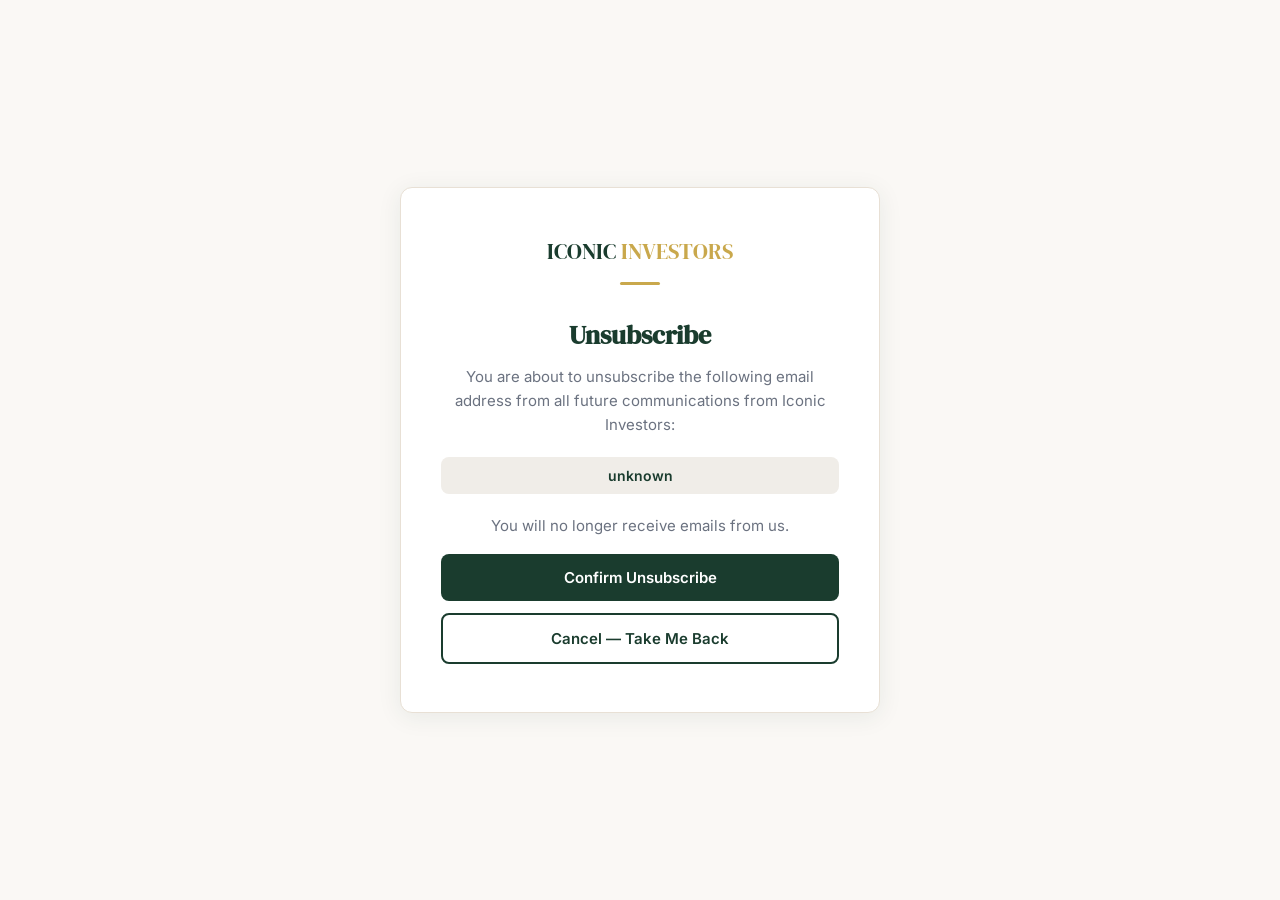
<file: unsubscribe.html>
<!DOCTYPE html>
<html lang="en">
<head>
<meta charset="UTF-8">
<meta name="viewport" content="width=device-width, initial-scale=1.0">
<title>Unsubscribe — Iconic Investors</title>
<link href="https://fonts.googleapis.com/css2?family=DM+Serif+Display&family=Inter:wght@400;500;600&display=swap" rel="stylesheet">
<style>
  *, *::before, *::after { box-sizing: border-box; margin: 0; padding: 0; }
  body { font-family: 'Inter', sans-serif; background: #faf8f5; color: #1a3c2e; min-height: 100vh; display: flex; align-items: center; justify-content: center; padding: 24px; }
  .card { background: #fff; border: 1px solid #e8e0d5; border-radius: 12px; padding: 48px 40px; max-width: 480px; width: 100%; text-align: center; box-shadow: 0 4px 24px rgba(26,60,46,0.08); }
  .logo { font-family: 'DM Serif Display', serif; font-size: 22px; color: #1a3c2e; margin-bottom: 8px; }
  .logo span { color: #c9a84c; }
  .divider { width: 40px; height: 3px; background: #c9a84c; margin: 16px auto 32px; border-radius: 2px; }
  h1 { font-family: 'DM Serif Display', serif; font-size: 26px; color: #1a3c2e; margin-bottom: 12px; }
  p { font-size: 15px; color: #6b7280; line-height: 1.6; margin-bottom: 8px; }
  .email-display { font-weight: 600; color: #1a3c2e; background: #f0ede8; padding: 10px 16px; border-radius: 8px; margin: 20px 0; font-size: 14px; word-break: break-all; }
  .btn { display: inline-block; background: #1a3c2e; color: #fff; font-family: 'Inter', sans-serif; font-size: 15px; font-weight: 600; padding: 14px 32px; border-radius: 8px; border: none; cursor: pointer; margin-top: 8px; width: 100%; transition: opacity 0.2s; }
  .btn:hover { opacity: 0.88; }
  .btn-outline { background: transparent; border: 2px solid #1a3c2e; color: #1a3c2e; margin-top: 12px; }
  .success { display: none; }
  .success h1 { color: #1a3c2e; }
  .success .icon { font-size: 48px; margin-bottom: 16px; }
  .footer { margin-top: 32px; font-size: 11px; color: #b0a898; }
</style>
</head>
<body>
<div class="card">
  <div class="logo">ICONIC <span>INVESTORS</span></div>
  <div class="divider"></div>

  <div id="confirm-view">
    <h1>Unsubscribe</h1>
    <p>You are about to unsubscribe the following email address from all future communications from Iconic Investors:</p>
    <div class="email-display" id="email-display">Loading...</div>
    <p>You will no longer receive emails from us.</p>
    <button class="btn" onclick="confirmUnsubscribe()">Confirm Unsubscribe</button>
    <button class="btn btn-outline" onclick="window.location='https://iconicinvestors.com.au'">Cancel — Take Me Back</button>
  </div>

  <div id="success-view" class="success">
    <div class="icon">✓</div>
    <h1>You're unsubscribed</h1>
    <p>Your email address has been removed from our list. You will not receive any further emails from Iconic Investors.</p>
    <div class="footer">© 2026 Iconic Partners Pty Ltd | AFSL 450822</div>
  </div>
</div>

<script>
  function getParam(name) {
    const url = new URL(window.location.href);
    return url.searchParams.get(name) || '';
  }

  const email = atob(getParam('e') || btoa('unknown'));
  document.getElementById('email-display').textContent = email;

  function confirmUnsubscribe() {
    // Send unsubscribe notification via mailto as fallback
    // Log it by loading a tracking pixel / mailto
    const emailEncoded = encodeURIComponent(email);
    
    // Hide confirm, show success
    document.getElementById('confirm-view').style.display = 'none';
    const sv = document.getElementById('success-view');
    sv.style.display = 'block';

    // Open mailto to notify connect@ of unsubscribe
    window.location.href = 'mailto:connect@iconicinvestors.com.au?subject=UNSUBSCRIBE&body=Please unsubscribe: ' + emailEncoded;
  }
</script>
</body>
</html>
</file>
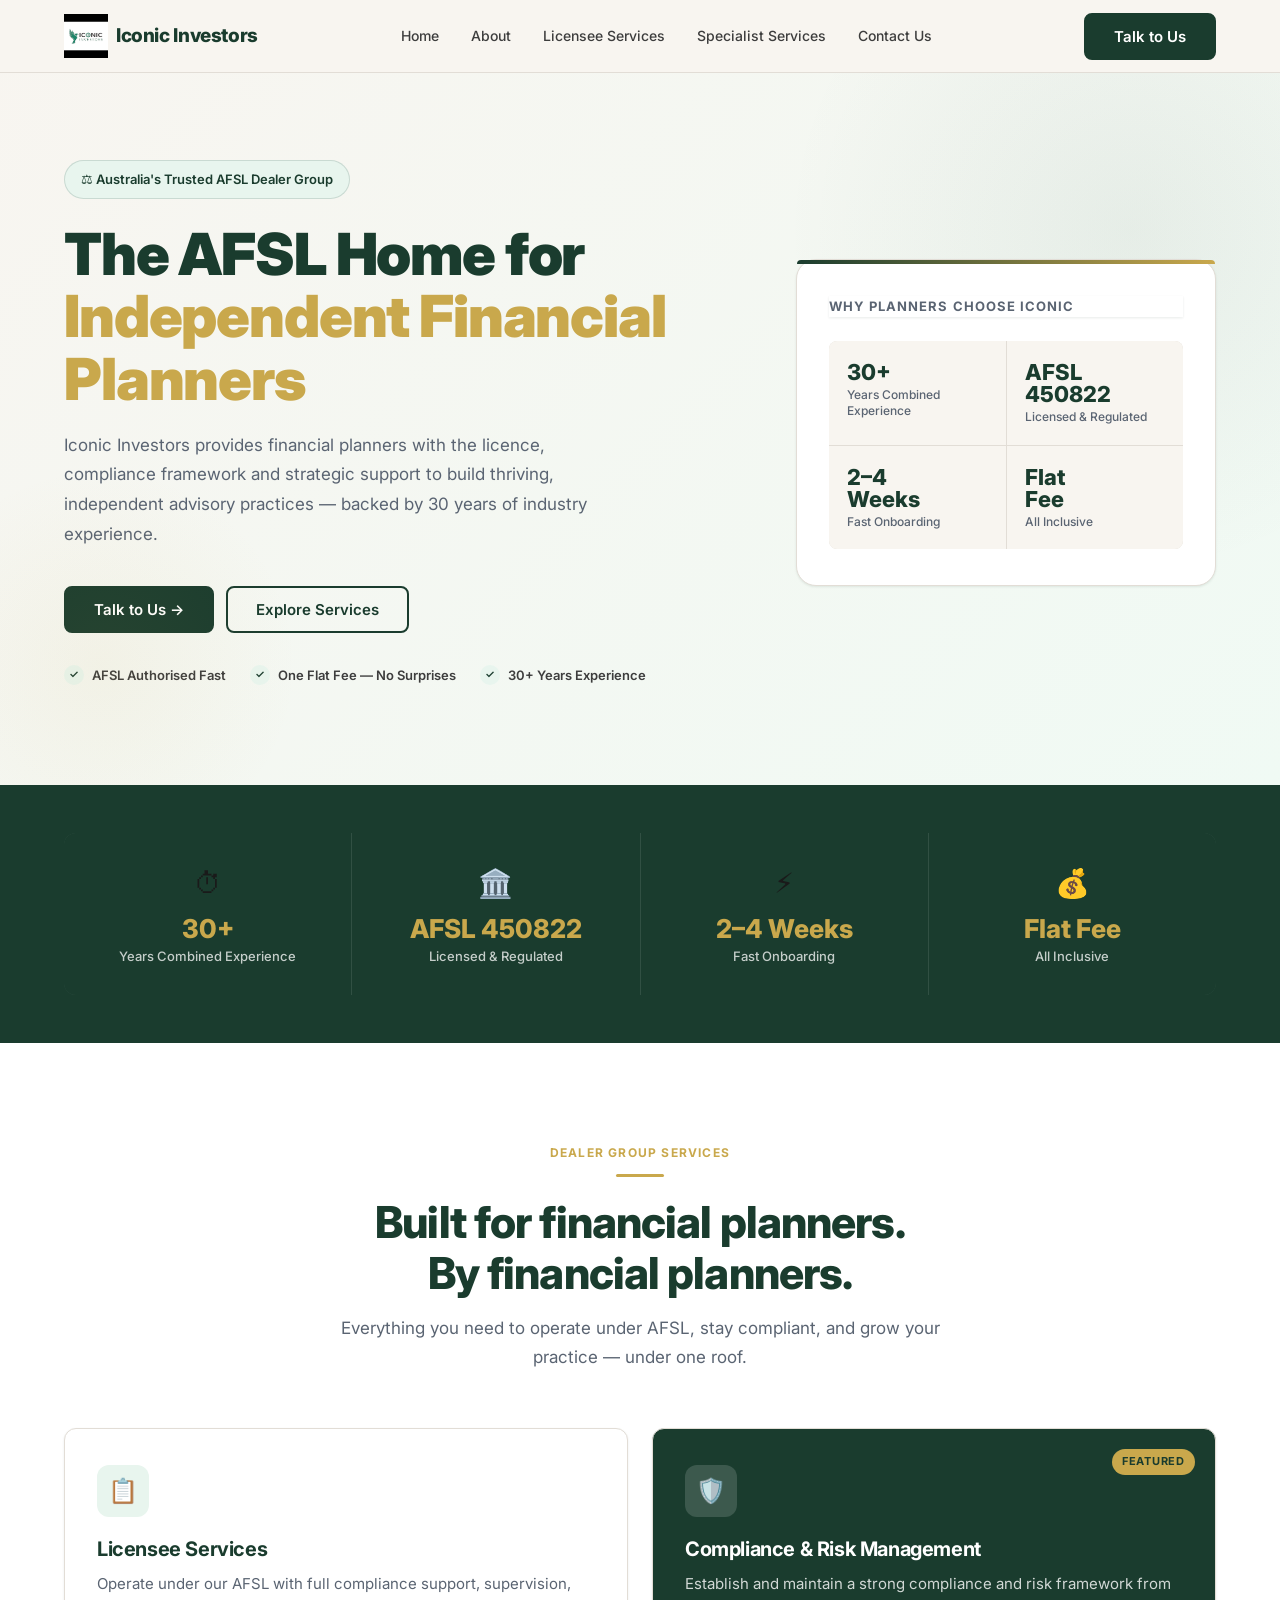
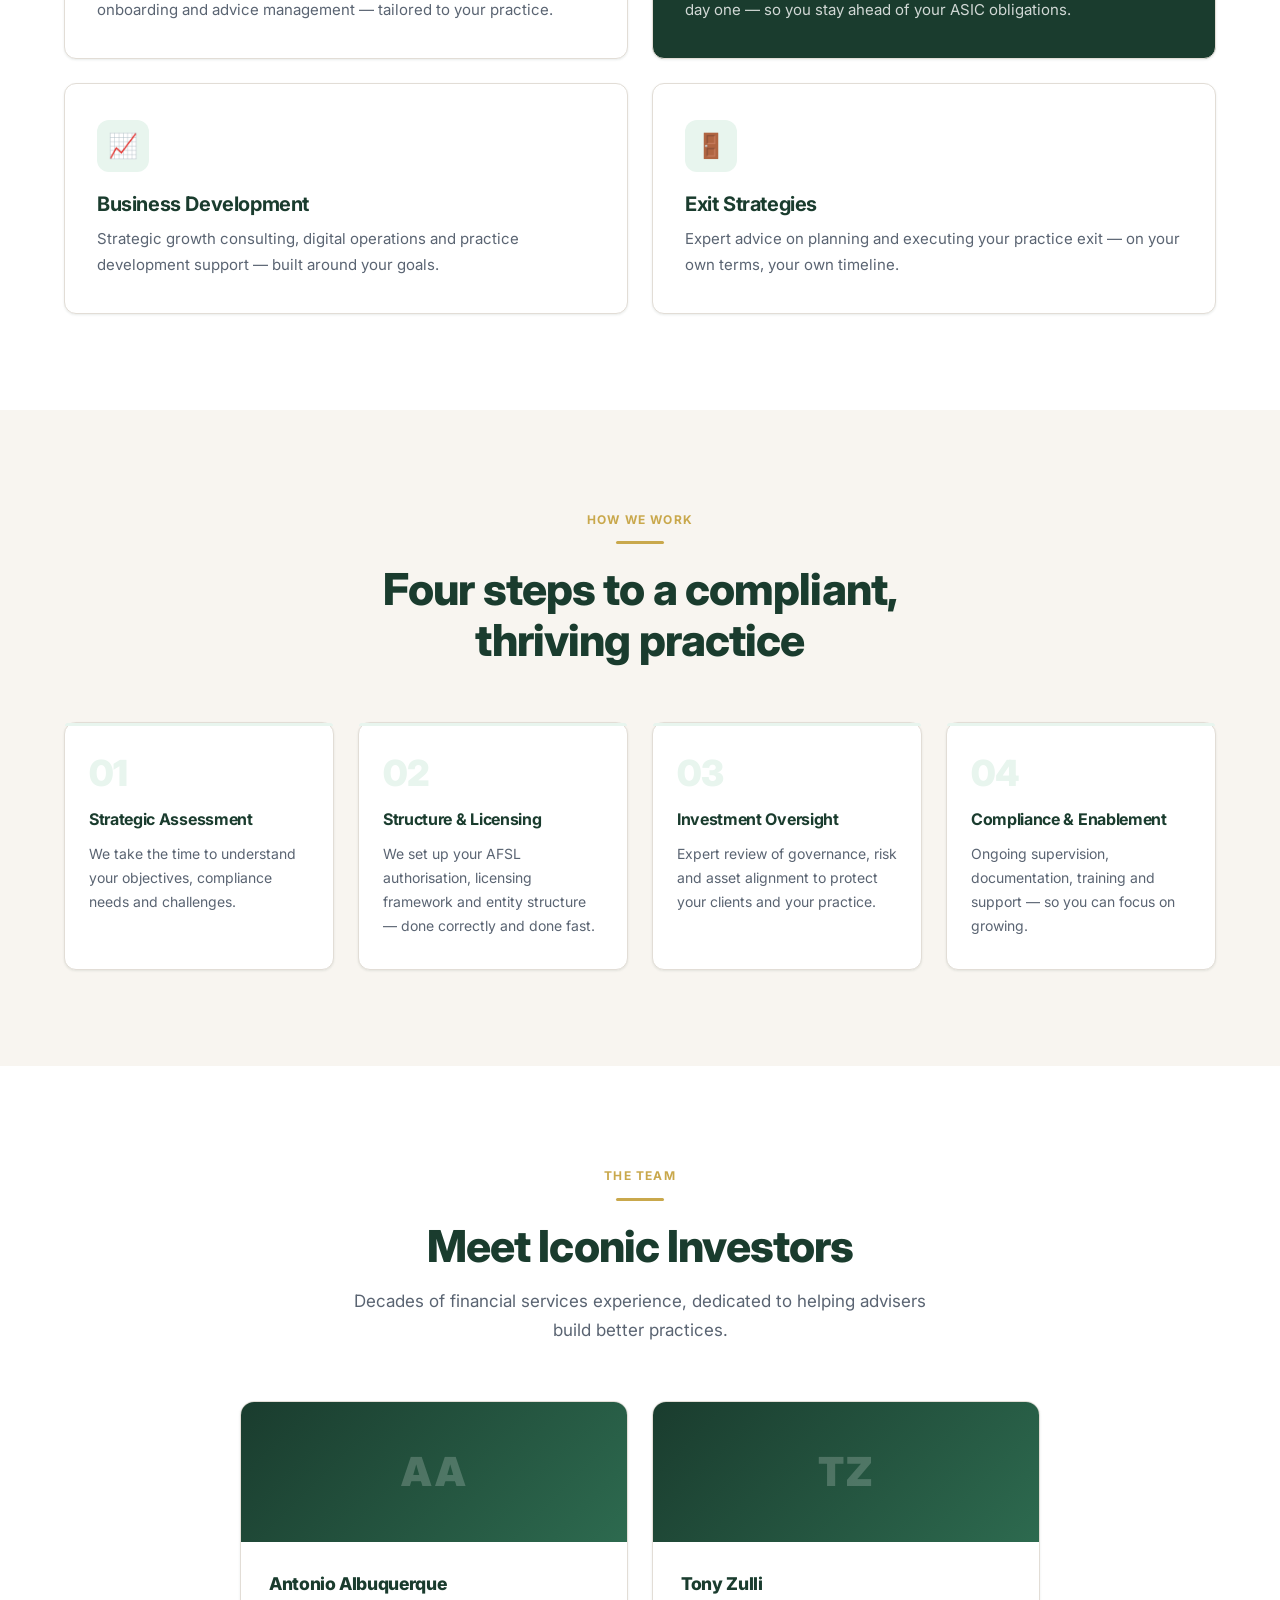
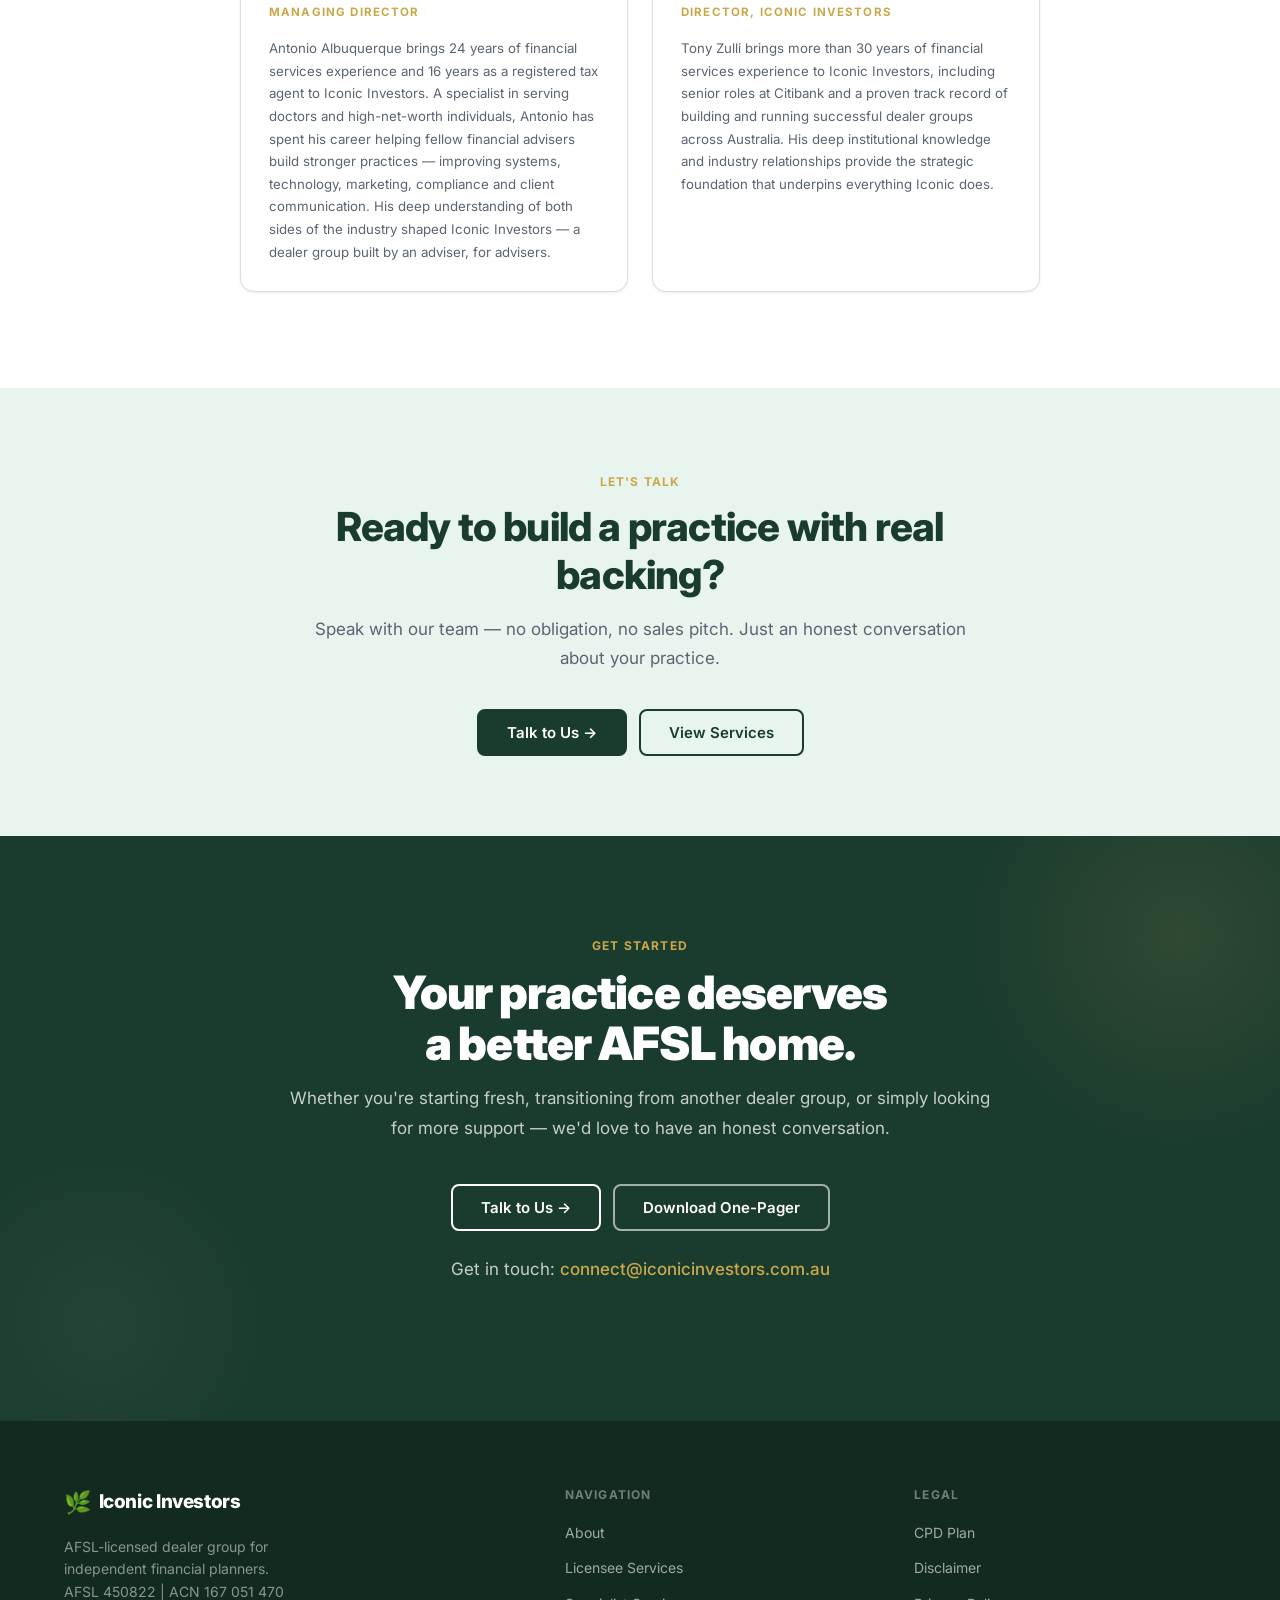
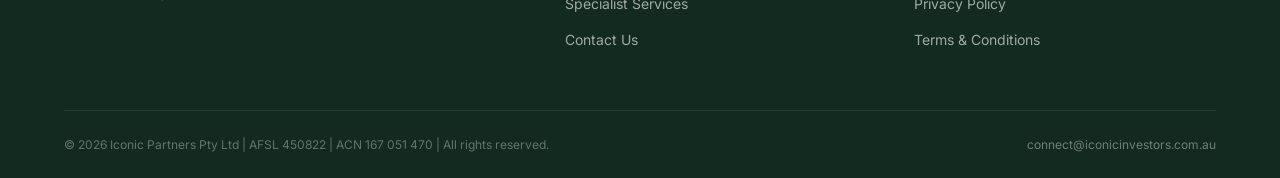
<file: website-preview.html>
<!DOCTYPE html>
<html lang="en">
<head>
  <meta charset="UTF-8" />
  <meta name="viewport" content="width=device-width, initial-scale=1.0" />
  <title>Iconic Investors — AFSL Dealer Group for Independent Financial Planners</title>
  <link rel="preconnect" href="https://fonts.googleapis.com" />
  <link rel="preconnect" href="https://fonts.gstatic.com" crossorigin />
  <link href="https://fonts.googleapis.com/css2?family=Inter:wght@300;400;500;600;700;800;900&display=swap" rel="stylesheet" />
  <style>
    /* ============================================================
       RESET & BASE
    ============================================================ */
    *, *::before, *::after { box-sizing: border-box; margin: 0; padding: 0; }

    :root {
      --green:       #1a3c2e;
      --green-mid:   #245540;
      --green-light: #e8f5ee;
      --gold:        #c9a84c;
      --gold-light:  #e8c96a;
      --cream:       #f8f5f0;
      --cream-dark:  #ede9e3;
      --white:       #ffffff;
      --text-dark:   #1a1a1a;
      --text-mid:    #3d3d3d;
      --text-muted:  #6b6b6b;
      --border:      #e2ddd6;
      --shadow-sm:   0 1px 3px rgba(0,0,0,.08), 0 1px 2px rgba(0,0,0,.04);
      --shadow-md:   0 4px 16px rgba(0,0,0,.08), 0 2px 6px rgba(0,0,0,.05);
      --shadow-lg:   0 12px 40px rgba(0,0,0,.12), 0 4px 12px rgba(0,0,0,.06);
      --radius:      12px;
      --radius-sm:   8px;
      --radius-lg:   20px;
      --font:        'Inter', system-ui, -apple-system, sans-serif;
      --max-w:       1200px;
      --booking:     https://api.leadconnectorhq.com/widget/booking/EES2gzrU89UBYJYY3l2p;
    }

    html { scroll-behavior: smooth; font-size: 16px; }

    body {
      font-family: var(--font);
      background: var(--cream);
      color: var(--text-dark);
      line-height: 1.6;
      -webkit-font-smoothing: antialiased;
    }

    a { text-decoration: none; color: inherit; }
    img { max-width: 100%; display: block; }

    .container {
      max-width: var(--max-w);
      margin: 0 auto;
      padding: 0 24px;
    }

    /* ============================================================
       BUTTONS
    ============================================================ */
    .btn {
      display: inline-flex;
      align-items: center;
      gap: 8px;
      padding: 14px 28px;
      border-radius: var(--radius-sm);
      font-family: var(--font);
      font-size: 15px;
      font-weight: 600;
      cursor: pointer;
      transition: all .22s ease;
      border: 2px solid transparent;
      line-height: 1;
      white-space: nowrap;
    }

    .btn-primary {
      background: var(--green);
      color: var(--white);
      border-color: var(--green);
    }
    .btn-primary:hover {
      background: var(--green-mid);
      border-color: var(--green-mid);
      transform: translateY(-1px);
      box-shadow: 0 6px 20px rgba(26,60,46,.28);
    }

    .btn-outline {
      background: transparent;
      color: var(--green);
      border-color: var(--green);
    }
    .btn-outline:hover {
      background: var(--green);
      color: var(--white);
      transform: translateY(-1px);
    }

    .btn-outline-white {
      background: transparent;
      color: var(--white);
      border-color: rgba(255,255,255,.6);
    }
    .btn-outline-white:hover {
      background: rgba(255,255,255,.12);
      border-color: var(--white);
    }

    .btn-white {
      background: var(--white);
      color: var(--green);
      border-color: var(--white);
    }
    .btn-white:hover {
      background: var(--cream);
      transform: translateY(-1px);
      box-shadow: 0 6px 20px rgba(255,255,255,.2);
    }

    .btn-gold {
      background: var(--gold);
      color: var(--green);
      border-color: var(--gold);
    }
    .btn-gold:hover {
      background: var(--gold-light);
      border-color: var(--gold-light);
      transform: translateY(-1px);
    }

    /* ============================================================
       EYEBROW / LABELS
    ============================================================ */
    .eyebrow {
      display: inline-block;
      font-size: 12px;
      font-weight: 700;
      letter-spacing: .12em;
      text-transform: uppercase;
      color: var(--gold);
      margin-bottom: 12px;
    }

    .section-heading {
      font-size: clamp(28px, 4vw, 44px);
      font-weight: 800;
      line-height: 1.15;
      color: var(--green);
      margin-bottom: 16px;
    }

    .section-sub {
      font-size: 17px;
      color: var(--text-muted);
      max-width: 600px;
      line-height: 1.7;
    }

    /* ============================================================
       NAVBAR
    ============================================================ */
    #navbar {
      position: fixed;
      top: 0;
      left: 0;
      right: 0;
      z-index: 1000;
      background: rgba(248,245,240,.96);
      backdrop-filter: blur(12px);
      -webkit-backdrop-filter: blur(12px);
      border-bottom: 1px solid transparent;
      transition: border-color .3s, box-shadow .3s;
    }
    #navbar.scrolled {
      border-bottom-color: var(--border);
      box-shadow: 0 2px 20px rgba(0,0,0,.07);
    }

    .nav-inner {
      display: flex;
      align-items: center;
      justify-content: space-between;
      height: 72px;
      gap: 24px;
    }

    .nav-logo {
      display: flex;
      align-items: center;
      gap: 8px;
      font-size: 19px;
      font-weight: 800;
      color: var(--green);
      letter-spacing: -.02em;
      flex-shrink: 0;
    }
    .nav-logo span.emoji { font-size: 22px; }

    .nav-links {
      display: flex;
      align-items: center;
      gap: 4px;
      list-style: none;
    }
    .nav-links a {
      padding: 8px 14px;
      border-radius: 6px;
      font-size: 14px;
      font-weight: 500;
      color: var(--text-mid);
      transition: background .2s, color .2s;
    }
    .nav-links a:hover {
      background: var(--green-light);
      color: var(--green);
    }

    .nav-cta { margin-left: 8px; }

    .hamburger {
      display: none;
      flex-direction: column;
      gap: 5px;
      cursor: pointer;
      padding: 4px;
    }
    .hamburger span {
      display: block;
      width: 24px;
      height: 2px;
      background: var(--green);
      border-radius: 2px;
      transition: all .3s;
    }

    .mobile-menu {
      display: none;
      flex-direction: column;
      gap: 4px;
      padding: 16px 24px 24px;
      border-top: 1px solid var(--border);
    }
    .mobile-menu a {
      padding: 12px 16px;
      border-radius: 8px;
      font-size: 15px;
      font-weight: 500;
      color: var(--text-mid);
      transition: background .2s;
    }
    .mobile-menu a:hover { background: var(--green-light); color: var(--green); }
    .mobile-menu .btn { width: 100%; justify-content: center; margin-top: 8px; }

    @media (max-width: 860px) {
      .nav-links, .nav-cta { display: none; }
      .hamburger { display: flex; }
      #navbar.menu-open .mobile-menu { display: flex; }
    }

    /* ============================================================
       HERO
    ============================================================ */
    #hero {
      padding: 160px 0 100px;
      background: var(--cream);
      position: relative;
      overflow: hidden;
    }
    #hero::before {
      content: '';
      position: absolute;
      top: -120px;
      right: -200px;
      width: 700px;
      height: 700px;
      border-radius: 50%;
      background: radial-gradient(circle, rgba(26,60,46,.06) 0%, transparent 70%);
      pointer-events: none;
    }
    #hero::after {
      content: '';
      position: absolute;
      bottom: -80px;
      left: -100px;
      width: 400px;
      height: 400px;
      border-radius: 50%;
      background: radial-gradient(circle, rgba(201,168,76,.07) 0%, transparent 70%);
      pointer-events: none;
    }

    .hero-grid {
      display: grid;
      grid-template-columns: 1fr 420px;
      gap: 64px;
      align-items: center;
    }

    .hero-badge {
      display: inline-flex;
      align-items: center;
      gap: 8px;
      background: var(--green-light);
      border: 1px solid rgba(26,60,46,.15);
      color: var(--green);
      font-size: 13px;
      font-weight: 600;
      padding: 8px 16px;
      border-radius: 100px;
      margin-bottom: 24px;
    }

    .hero-h1 {
      font-size: clamp(34px, 5vw, 58px);
      font-weight: 900;
      line-height: 1.08;
      color: var(--green);
      letter-spacing: -.02em;
      margin-bottom: 20px;
    }
    .hero-h1 em {
      font-style: normal;
      color: var(--gold);
    }

    .hero-sub {
      font-size: 17px;
      line-height: 1.75;
      color: var(--text-muted);
      max-width: 560px;
      margin-bottom: 36px;
    }

    .hero-btns {
      display: flex;
      gap: 12px;
      flex-wrap: wrap;
      margin-bottom: 32px;
    }

    .trust-points {
      display: flex;
      gap: 24px;
      flex-wrap: wrap;
    }
    .trust-point {
      display: flex;
      align-items: center;
      gap: 8px;
      font-size: 13px;
      font-weight: 600;
      color: var(--text-mid);
    }
    .trust-point .check {
      width: 20px;
      height: 20px;
      border-radius: 50%;
      background: var(--green-light);
      color: var(--green);
      display: flex;
      align-items: center;
      justify-content: center;
      font-size: 11px;
      flex-shrink: 0;
    }

    /* Hero Card */
    .hero-card {
      background: var(--white);
      border: 1px solid var(--border);
      border-radius: var(--radius-lg);
      padding: 36px 32px;
      box-shadow: var(--shadow-lg);
      position: relative;
    }
    .hero-card::before {
      content: '';
      position: absolute;
      top: 0;
      left: 0;
      right: 0;
      height: 4px;
      background: linear-gradient(90deg, var(--green), var(--gold));
      border-radius: var(--radius-lg) var(--radius-lg) 0 0;
    }
    .hero-card-title {
      font-size: 13px;
      font-weight: 700;
      letter-spacing: .08em;
      text-transform: uppercase;
      color: var(--text-muted);
      margin-bottom: 24px;
    }

    .hero-stat-grid {
      display: grid;
      grid-template-columns: 1fr 1fr;
      gap: 1px;
      background: var(--border);
      border-radius: var(--radius-sm);
      overflow: hidden;
    }
    .hero-stat {
      background: var(--cream);
      padding: 20px 18px;
      transition: background .2s;
    }
    .hero-stat:hover { background: var(--green-light); }
    .hero-stat-val {
      font-size: 22px;
      font-weight: 800;
      color: var(--green);
      line-height: 1;
      margin-bottom: 4px;
    }
    .hero-stat-label {
      font-size: 12px;
      font-weight: 500;
      color: var(--text-muted);
      line-height: 1.3;
    }

    @media (max-width: 900px) {
      #hero { padding: 120px 0 72px; }
      .hero-grid { grid-template-columns: 1fr; gap: 48px; }
      .hero-card { max-width: 480px; }
    }

    /* ============================================================
       TRUST BAR
    ============================================================ */
    #trust-bar {
      background: var(--green);
      padding: 48px 0;
    }

    .trust-bar-grid {
      display: grid;
      grid-template-columns: repeat(4, 1fr);
      gap: 1px;
      background: rgba(255,255,255,.1);
      border-radius: var(--radius);
      overflow: hidden;
    }

    .trust-item {
      background: var(--green);
      padding: 28px 24px;
      text-align: center;
      transition: background .2s;
    }
    .trust-item:hover { background: var(--green-mid); }
    .trust-item .icon {
      font-size: 28px;
      margin-bottom: 10px;
      display: block;
    }
    .trust-item-val {
      font-size: 26px;
      font-weight: 800;
      color: var(--gold);
      line-height: 1;
      margin-bottom: 4px;
    }
    .trust-item-label {
      font-size: 13px;
      font-weight: 500;
      color: rgba(255,255,255,.75);
    }

    @media (max-width: 700px) {
      .trust-bar-grid { grid-template-columns: 1fr 1fr; }
    }
    @media (max-width: 420px) {
      .trust-bar-grid { grid-template-columns: 1fr; }
    }

    /* ============================================================
       SERVICES
    ============================================================ */
    #services {
      background: var(--white);
      padding: 96px 0;
    }

    .section-header {
      text-align: center;
      margin-bottom: 56px;
    }
    .section-header .section-sub {
      margin: 0 auto;
    }

    .services-grid {
      display: grid;
      grid-template-columns: 1fr 1fr;
      gap: 24px;
    }

    .service-card {
      border: 1px solid var(--border);
      border-radius: var(--radius);
      padding: 36px 32px;
      background: var(--white);
      box-shadow: var(--shadow-sm);
      transition: transform .22s, box-shadow .22s;
      position: relative;
      overflow: hidden;
    }
    .service-card:hover {
      transform: translateY(-4px);
      box-shadow: var(--shadow-lg);
    }
    .service-card.featured {
      background: var(--green);
      border-color: var(--green);
      color: var(--white);
    }

    .service-icon {
      width: 52px;
      height: 52px;
      border-radius: 12px;
      background: var(--green-light);
      color: var(--green);
      display: flex;
      align-items: center;
      justify-content: center;
      font-size: 24px;
      margin-bottom: 20px;
      flex-shrink: 0;
    }
    .service-card.featured .service-icon {
      background: rgba(255,255,255,.15);
      color: var(--gold);
    }

    .service-card h3 {
      font-size: 20px;
      font-weight: 700;
      color: var(--green);
      margin-bottom: 10px;
      line-height: 1.2;
    }
    .service-card.featured h3 { color: var(--white); }

    .service-card p {
      font-size: 15px;
      line-height: 1.7;
      color: var(--text-muted);
    }
    .service-card.featured p { color: rgba(255,255,255,.8); }

    .featured-badge {
      position: absolute;
      top: 20px;
      right: 20px;
      background: var(--gold);
      color: var(--green);
      font-size: 11px;
      font-weight: 700;
      letter-spacing: .07em;
      text-transform: uppercase;
      padding: 4px 10px;
      border-radius: 100px;
    }

    @media (max-width: 640px) {
      .services-grid { grid-template-columns: 1fr; }
    }

    /* ============================================================
       PROCESS
    ============================================================ */
    #process {
      background: var(--cream);
      padding: 96px 0;
    }

    .steps-grid {
      display: grid;
      grid-template-columns: repeat(4, 1fr);
      gap: 24px;
      margin-top: 56px;
    }

    .step-card {
      background: var(--white);
      border: 1px solid var(--border);
      border-radius: var(--radius);
      padding: 32px 24px;
      box-shadow: var(--shadow-sm);
      transition: transform .22s, box-shadow .22s;
      position: relative;
    }
    .step-card:hover {
      transform: translateY(-4px);
      box-shadow: var(--shadow-md);
    }
    .step-card::before {
      content: '';
      position: absolute;
      top: 0;
      left: 0;
      right: 0;
      height: 3px;
      background: var(--green-light);
      border-radius: var(--radius) var(--radius) 0 0;
      transition: background .22s;
    }
    .step-card:hover::before { background: var(--gold); }

    .step-num {
      font-size: 36px;
      font-weight: 900;
      color: var(--green-light);
      line-height: 1;
      margin-bottom: 16px;
      letter-spacing: -.02em;
    }
    .step-card:hover .step-num { color: rgba(201,168,76,.25); }

    .step-card h3 {
      font-size: 16px;
      font-weight: 700;
      color: var(--green);
      margin-bottom: 10px;
    }

    .step-card p {
      font-size: 14px;
      line-height: 1.7;
      color: var(--text-muted);
    }

    @media (max-width: 860px) {
      .steps-grid { grid-template-columns: 1fr 1fr; }
    }
    @media (max-width: 500px) {
      .steps-grid { grid-template-columns: 1fr; }
    }

    /* ============================================================
       TEAM
    ============================================================ */
    #team {
      background: var(--white);
      padding: 96px 0;
    }

    .team-grid {
      display: grid;
      grid-template-columns: repeat(4, 1fr);
      gap: 24px;
      margin-top: 56px;
    }

    .team-card {
      background: var(--cream);
      border: 1px solid var(--border);
      border-radius: var(--radius);
      overflow: hidden;
      box-shadow: var(--shadow-sm);
      transition: transform .22s, box-shadow .22s;
    }
    .team-card:hover {
      transform: translateY(-4px);
      box-shadow: var(--shadow-lg);
    }

    .team-avatar {
      height: 160px;
      background: linear-gradient(135deg, var(--green) 0%, var(--green-mid) 100%);
      display: flex;
      align-items: center;
      justify-content: center;
      font-size: 52px;
      color: rgba(255,255,255,.3);
      font-weight: 900;
      letter-spacing: -.02em;
      position: relative;
      overflow: hidden;
    }
    .team-avatar::after {
      content: '';
      position: absolute;
      bottom: 0;
      left: 0;
      right: 0;
      height: 40px;
      background: linear-gradient(to top, rgba(0,0,0,.15), transparent);
    }
    .team-avatar .initials {
      font-size: 40px;
      font-weight: 800;
      color: rgba(255,255,255,.4);
      letter-spacing: 2px;
    }

    .team-body {
      padding: 24px;
    }
    .team-name {
      font-size: 17px;
      font-weight: 700;
      color: var(--green);
      margin-bottom: 4px;
    }
    .team-role {
      font-size: 12px;
      font-weight: 600;
      letter-spacing: .06em;
      text-transform: uppercase;
      color: var(--gold);
      margin-bottom: 12px;
    }
    .team-bio {
      font-size: 13px;
      line-height: 1.7;
      color: var(--text-muted);
    }

    @media (max-width: 960px) {
      .team-grid { grid-template-columns: 1fr 1fr; }
    }
    @media (max-width: 500px) {
      .team-grid { grid-template-columns: 1fr; }
    }

    /* ============================================================
       MID CTA
    ============================================================ */
    #mid-cta {
      background: var(--green-light);
      padding: 80px 0;
      text-align: center;
    }

    .mid-cta-inner {
      max-width: 680px;
      margin: 0 auto;
    }

    .mid-cta-inner h2 {
      font-size: clamp(26px, 4vw, 40px);
      font-weight: 800;
      color: var(--green);
      margin-bottom: 16px;
      line-height: 1.2;
    }
    .mid-cta-inner p {
      font-size: 17px;
      color: var(--text-muted);
      line-height: 1.7;
      margin-bottom: 36px;
    }
    .mid-cta-btns {
      display: flex;
      gap: 12px;
      justify-content: center;
      flex-wrap: wrap;
    }

    /* ============================================================
       FINAL CTA
    ============================================================ */
    #final-cta {
      background: var(--green);
      padding: 96px 0;
      text-align: center;
      position: relative;
      overflow: hidden;
    }
    #final-cta::before {
      content: '';
      position: absolute;
      top: -150px;
      right: -150px;
      width: 500px;
      height: 500px;
      border-radius: 50%;
      background: radial-gradient(circle, rgba(201,168,76,.12) 0%, transparent 60%);
      pointer-events: none;
    }
    #final-cta::after {
      content: '';
      position: absolute;
      bottom: -100px;
      left: -100px;
      width: 400px;
      height: 400px;
      border-radius: 50%;
      background: radial-gradient(circle, rgba(255,255,255,.04) 0%, transparent 60%);
      pointer-events: none;
    }

    .final-cta-inner {
      max-width: 700px;
      margin: 0 auto;
      position: relative;
      z-index: 1;
    }

    .final-cta-inner h2 {
      font-size: clamp(28px, 4vw, 46px);
      font-weight: 900;
      color: var(--white);
      margin-bottom: 16px;
      line-height: 1.1;
      letter-spacing: -.02em;
    }
    .final-cta-inner p {
      font-size: 17px;
      color: rgba(255,255,255,.75);
      line-height: 1.75;
      margin-bottom: 40px;
    }
    .final-cta-btns {
      display: flex;
      gap: 12px;
      justify-content: center;
      flex-wrap: wrap;
      margin-bottom: 24px;
    }
    .final-contact {
      font-size: 14px;
      color: rgba(255,255,255,.55);
    }
    .final-contact a {
      color: var(--gold);
      font-weight: 500;
    }
    .final-contact a:hover { color: var(--gold-light); }

    /* ============================================================
       FOOTER
    ============================================================ */
    footer {
      background: #0f2419;
      padding: 64px 0 0;
      color: rgba(255,255,255,.7);
    }

    .footer-top {
      display: grid;
      grid-template-columns: 1.5fr 1fr 1fr;
      gap: 48px;
      margin-bottom: 48px;
    }

    .footer-brand .nav-logo {
      color: var(--white);
      margin-bottom: 16px;
    }
    .footer-tagline {
      font-size: 14px;
      color: rgba(255,255,255,.5);
      line-height: 1.6;
      max-width: 280px;
    }

    .footer-col h4 {
      font-size: 12px;
      font-weight: 700;
      letter-spacing: .1em;
      text-transform: uppercase;
      color: rgba(255,255,255,.4);
      margin-bottom: 16px;
    }
    .footer-col ul { list-style: none; }
    .footer-col ul li { margin-bottom: 10px; }
    .footer-col ul a {
      font-size: 14px;
      color: rgba(255,255,255,.6);
      transition: color .2s;
    }
    .footer-col ul a:hover { color: var(--gold); }

    .footer-bottom {
      border-top: 1px solid rgba(255,255,255,.08);
      padding: 24px 0;
      display: flex;
      align-items: center;
      justify-content: space-between;
      flex-wrap: wrap;
      gap: 12px;
    }
    .footer-bottom p {
      font-size: 12px;
      color: rgba(255,255,255,.35);
    }

    @media (max-width: 768px) {
      .footer-top { grid-template-columns: 1fr; gap: 32px; }
      .footer-bottom { flex-direction: column; text-align: center; }
    }

    /* ============================================================
       DIVIDER LINE
    ============================================================ */
    .gold-line {
      width: 48px;
      height: 3px;
      background: var(--gold);
      border-radius: 2px;
      margin-bottom: 20px;
    }

    /* ============================================================
       SCROLL REVEAL (lightweight)
    ============================================================ */
    .reveal {
      opacity: 0;
      transform: translateY(24px);
      transition: opacity .6s ease, transform .6s ease;
    }
    .reveal.visible {
      opacity: 1;
      transform: none;
    }
    .reveal-delay-1 { transition-delay: .1s; }
    .reveal-delay-2 { transition-delay: .2s; }
    .reveal-delay-3 { transition-delay: .3s; }
    .reveal-delay-4 { transition-delay: .4s; }
  
/* ARIA Colour & Design Enhancements */
:root {
  --forest: #1a3c2e;
  --forest-dark: #122a20;
  --gold: #c9a84c;
  --gold-light: #e8d5a3;
  --cream: #f8f5f0;
  --green-mid: #2d6a4f;
  --green-light: #e8f5ee;
  --green-wash: #f0faf4;
  --text: #1a1a1a;
  --text-muted: #5a6472;
  --border: #e2ddd6;
  --shadow-sm: 0 1px 3px rgba(26,60,46,0.06), 0 1px 2px rgba(26,60,46,0.04);
  --shadow-md: 0 4px 16px rgba(26,60,46,0.08), 0 2px 6px rgba(26,60,46,0.05);
  --shadow-lg: 0 10px 40px rgba(26,60,46,0.12), 0 4px 12px rgba(26,60,46,0.08);
}
body { background: var(--cream); color: var(--text); }
nav, header { background: rgba(248,245,240,0.97) !important; backdrop-filter: blur(12px); border-bottom: 1px solid var(--border) !important; }
.nav-cta, a[href*="booking"] { background: var(--forest) !important; color: #fff !important; }
.nav-cta:hover, a[href*="booking"]:hover { background: var(--green-mid) !important; transform: translateY(-1px); box-shadow: var(--shadow-md) !important; }
/* Hero gradient */
.hero, section:first-of-type { background: linear-gradient(135deg, var(--cream) 0%, var(--green-wash) 100%) !important; }
/* Trust bar */
.trust-bar, section[style*="1a3c2e"] { background: linear-gradient(135deg, var(--forest) 0%, var(--forest-dark) 100%) !important; }
/* Cards */
.card, [class*="card"], .team-card { box-shadow: var(--shadow-sm) !important; border-color: var(--border) !important; transition: all 0.25s ease !important; }
.card:hover, [class*="card"]:hover, .team-card:hover { box-shadow: var(--shadow-lg) !important; transform: translateY(-3px) !important; border-color: var(--green-mid) !important; }
/* Gold accents */
.eyebrow, [class*="eyebrow"], p[style*="c9a84c"] { color: var(--gold) !important; letter-spacing: 0.1em; }
/* Green buttons */
a[style*="1a3c2e"], button[style*="1a3c2e"] { background: var(--forest) !important; box-shadow: 0 4px 14px rgba(26,60,46,0.25) !important; transition: all 0.2s ease !important; }
a[style*="1a3c2e"]:hover, button[style*="1a3c2e"]:hover { background: var(--green-mid) !important; transform: translateY(-2px) !important; box-shadow: 0 6px 20px rgba(26,60,46,0.3) !important; }
/* Footer */
footer { background: var(--forest-dark) !important; }
/* Typography */
h1, h2, h3 { letter-spacing: -0.02em; }

</style>
</head>
<body>

  <!-- ============================================================
       NAVBAR
  ============================================================ -->
  <nav id="navbar">
    <div class="container">
      <div class="nav-inner">
        <a href="#" class="nav-logo"><img src="[data-uri]" alt="Iconic Investors" style="height:44px;width:auto;display:block;">
          Iconic Investors
        </a>

        <ul class="nav-links">
          <li><a href="#hero">Home</a></li>
          <li><a href="#team">About</a></li>
          <li><a href="#services">Licensee Services</a></li>
          <li><a href="#services">Specialist Services</a></li>
          <li><a href="#final-cta">Contact Us</a></li>
        </ul>

        <a href="https://api.leadconnectorhq.com/widget/booking/EES2gzrU89UBYJYY3l2p" target="_blank" rel="noopener" class="btn btn-primary nav-cta">
          Talk to Us
        </a>

        <div class="hamburger" id="hamburger" aria-label="Open menu" role="button" tabindex="0">
          <span></span><span></span><span></span>
        </div>
      </div>

      <div class="mobile-menu" id="mobile-menu">
        <a href="#hero">Home</a>
        <a href="#team">About</a>
        <a href="#services">Licensee Services</a>
        <a href="#services">Specialist Services</a>
        <a href="#final-cta">Contact Us</a>
        <a href="https://api.leadconnectorhq.com/widget/booking/EES2gzrU89UBYJYY3l2p" target="_blank" rel="noopener" class="btn btn-primary">Talk to Us</a>
      </div>
    </div>
  </nav>

  <!-- ============================================================
       HERO
  ============================================================ -->
  <section id="hero">
    <div class="container">
      <div class="hero-grid">
        <!-- Left -->
        <div>
          <div class="hero-badge">
            ⚖️ Australia's Trusted AFSL Dealer Group
          </div>

          <h1 class="hero-h1">
            The AFSL Home for<br />
            <em>Independent Financial Planners</em>
          </h1>

          <p class="hero-sub">
            Iconic Investors provides financial planners with the licence, compliance framework and strategic support to build thriving, independent advisory practices — backed by 30 years of industry experience.
          </p>

          <div class="hero-btns">
            <a href="https://api.leadconnectorhq.com/widget/booking/EES2gzrU89UBYJYY3l2p" target="_blank" rel="noopener" class="btn btn-primary">
              Talk to Us →
            </a>
            <a href="#services" class="btn btn-outline">
              Explore Services
            </a>
          </div>

          <div class="trust-points">
            <div class="trust-point">
              <span class="check">✓</span>
              AFSL Authorised Fast
            </div>
            <div class="trust-point">
              <span class="check">✓</span>
              One Flat Fee — No Surprises
            </div>
            <div class="trust-point">
              <span class="check">✓</span>
              30+ Years Experience
            </div>
          </div>
        </div>

        <!-- Right Card -->
        <div>
          <div class="hero-card">
            <p class="hero-card-title">Why Planners Choose Iconic</p>
            <div class="hero-stat-grid">
              <div class="hero-stat">
                <div class="hero-stat-val">30+</div>
                <div class="hero-stat-label">Years Combined Experience</div>
              </div>
              <div class="hero-stat">
                <div class="hero-stat-val">AFSL<br />450822</div>
                <div class="hero-stat-label">Licensed &amp; Regulated</div>
              </div>
              <div class="hero-stat">
                <div class="hero-stat-val">2–4<br />Weeks</div>
                <div class="hero-stat-label">Fast Onboarding</div>
              </div>
              <div class="hero-stat">
                <div class="hero-stat-val">Flat<br />Fee</div>
                <div class="hero-stat-label">All Inclusive</div>
              </div>
            </div>
          </div>
        </div>
      </div>
    </div>
  </section>

  <!-- ============================================================
       TRUST BAR
  ============================================================ -->
  <section id="trust-bar">
    <div class="container">
      <div class="trust-bar-grid">
        <div class="trust-item">
          <span class="icon">⏱</span>
          <div class="trust-item-val">30+</div>
          <div class="trust-item-label">Years Combined Experience</div>
        </div>
        <div class="trust-item">
          <span class="icon">🏛️</span>
          <div class="trust-item-val">AFSL 450822</div>
          <div class="trust-item-label">Licensed &amp; Regulated</div>
        </div>
        <div class="trust-item">
          <span class="icon">⚡</span>
          <div class="trust-item-val">2–4 Weeks</div>
          <div class="trust-item-label">Fast Onboarding</div>
        </div>
        <div class="trust-item">
          <span class="icon">💰</span>
          <div class="trust-item-val">Flat Fee</div>
          <div class="trust-item-label">All Inclusive</div>
        </div>
      </div>
    </div>
  </section>

  <!-- ============================================================
       SERVICES
  ============================================================ -->
  <section id="services">
    <div class="container">
      <div class="section-header reveal">
        <span class="eyebrow">Dealer Group Services</span>
        <div class="gold-line" style="margin: 0 auto 20px;"></div>
        <h2 class="section-heading">Built for financial planners.<br />By financial planners.</h2>
        <p class="section-sub">Everything you need to operate under AFSL, stay compliant, and grow your practice — under one roof.</p>
      </div>

      <div class="services-grid">
        <!-- Card 1 -->
        <div class="service-card reveal reveal-delay-1">
          <div class="service-icon">📋</div>
          <h3>Licensee Services</h3>
          <p>Operate under our AFSL with full compliance support, supervision, onboarding and advice management — tailored to your practice.</p>
        </div>

        <!-- Card 2 — Featured -->
        <div class="service-card featured reveal reveal-delay-2">
          <span class="featured-badge">Featured</span>
          <div class="service-icon">🛡️</div>
          <h3>Compliance &amp; Risk Management</h3>
          <p>Establish and maintain a strong compliance and risk framework from day one — so you stay ahead of your ASIC obligations.</p>
        </div>

        <!-- Card 3 -->
        <div class="service-card reveal reveal-delay-3">
          <div class="service-icon">📈</div>
          <h3>Business Development</h3>
          <p>Strategic growth consulting, digital operations and practice development support — built around your goals.</p>
        </div>

        <!-- Card 4 -->
        <div class="service-card reveal reveal-delay-4">
          <div class="service-icon">🚪</div>
          <h3>Exit Strategies</h3>
          <p>Expert advice on planning and executing your practice exit — on your own terms, your own timeline.</p>
        </div>
      </div>
    </div>
  </section>

  <!-- ============================================================
       PROCESS
  ============================================================ -->
  <section id="process">
    <div class="container">
      <div class="section-header reveal">
        <span class="eyebrow">How We Work</span>
        <div class="gold-line" style="margin: 0 auto 20px;"></div>
        <h2 class="section-heading">Four steps to a compliant,<br />thriving practice</h2>
      </div>

      <div class="steps-grid">
        <div class="step-card reveal reveal-delay-1">
          <div class="step-num">01</div>
          <h3>Strategic Assessment</h3>
          <p>We take the time to understand your objectives, compliance needs and challenges.</p>
        </div>
        <div class="step-card reveal reveal-delay-2">
          <div class="step-num">02</div>
          <h3>Structure &amp; Licensing</h3>
          <p>We set up your AFSL authorisation, licensing framework and entity structure — done correctly and done fast.</p>
        </div>
        <div class="step-card reveal reveal-delay-3">
          <div class="step-num">03</div>
          <h3>Investment Oversight</h3>
          <p>Expert review of governance, risk and asset alignment to protect your clients and your practice.</p>
        </div>
        <div class="step-card reveal reveal-delay-4">
          <div class="step-num">04</div>
          <h3>Compliance &amp; Enablement</h3>
          <p>Ongoing supervision, documentation, training and support — so you can focus on growing.</p>
        </div>
      </div>
    </div>
  </section>

  <!-- ============================================================
       TEAM
  ============================================================ -->
  <section id="team">
    <div class="container">
      <div class="section-header reveal">
        <span class="eyebrow">The Team</span>
        <div class="gold-line" style="margin: 0 auto 20px;"></div>
        <h2 class="section-heading">Meet Iconic Investors</h2>
        <p class="section-sub">Decades of financial services experience, dedicated to helping advisers build better practices.</p>
      </div>

      <div style="display:grid;grid-template-columns:repeat(2,1fr);gap:1.5rem;max-width:800px;margin:0 auto;">
          <div class="team-card" style="background:#fff;border-radius:14px;overflow:hidden;border:1.5px solid #e2ddd6;box-shadow:0 1px 3px rgba(26,60,46,0.06);">
            <div style="background:linear-gradient(135deg,#1a3c2e,#2d6a4f);height:140px;display:flex;align-items:center;justify-content:center;">
              <span style="font-size:2.5rem;font-weight:900;color:rgba(255,255,255,0.2);letter-spacing:0.05em;">AA</span>
            </div>
            <div style="padding:1.75rem;">
              <h3 style="font-size:1.1rem;font-weight:800;color:#1a3c2e;margin:0 0 0.3rem;">Antonio Albuquerque</h3>
              <p style="font-size:0.72rem;font-weight:700;text-transform:uppercase;letter-spacing:0.1em;color:#c9a84c;margin:0 0 1rem;">Managing Director</p>
              <p style="font-size:0.83rem;color:#5a6472;line-height:1.7;margin:0;">Antonio Albuquerque brings 24 years of financial services experience and 16 years as a registered tax agent to Iconic Investors. A specialist in serving doctors and high-net-worth individuals, Antonio has spent his career helping fellow financial advisers build stronger practices — improving systems, technology, marketing, compliance and client communication. His deep understanding of both sides of the industry shaped Iconic Investors — a dealer group built by an adviser, for advisers.</p>
            </div>
          </div>
          <div class="team-card" style="background:#fff;border-radius:14px;overflow:hidden;border:1.5px solid #e2ddd6;box-shadow:0 1px 3px rgba(26,60,46,0.06);">
            <div style="background:linear-gradient(135deg,#1a3c2e,#2d6a4f);height:140px;display:flex;align-items:center;justify-content:center;">
              <span style="font-size:2.5rem;font-weight:900;color:rgba(255,255,255,0.2);letter-spacing:0.05em;">TZ</span>
            </div>
            <div style="padding:1.75rem;">
              <h3 style="font-size:1.1rem;font-weight:800;color:#1a3c2e;margin:0 0 0.3rem;">Tony Zulli</h3>
              <p style="font-size:0.72rem;font-weight:700;text-transform:uppercase;letter-spacing:0.1em;color:#c9a84c;margin:0 0 1rem;">Director, Iconic Investors</p>
              <p style="font-size:0.83rem;color:#5a6472;line-height:1.7;margin:0;">Tony Zulli brings more than 30 years of financial services experience to Iconic Investors, including senior roles at Citibank and a proven track record of building and running successful dealer groups across Australia. His deep institutional knowledge and industry relationships provide the strategic foundation that underpins everything Iconic does.</p>
            </div>
          </div>
        </div>
    </div>
  </section>

  <!-- ============================================================
       MID CTA
  ============================================================ -->
  <section id="mid-cta">
    <div class="container">
      <div class="mid-cta-inner reveal">
        <span class="eyebrow">Let's Talk</span>
        <h2>Ready to build a practice with real backing?</h2>
        <p>Speak with our team — no obligation, no sales pitch. Just an honest conversation about your practice.</p>
        <div class="mid-cta-btns">
          <a href="https://api.leadconnectorhq.com/widget/booking/EES2gzrU89UBYJYY3l2p" target="_blank" rel="noopener" class="btn btn-primary">
            Talk to Us →
          </a>
          <a href="#services" class="btn btn-outline">
            View Services
          </a>
        </div>
      </div>
    </div>
  </section>

  <!-- ============================================================
       FINAL CTA
  ============================================================ -->
  <section id="final-cta">
    <div class="container">
      <div class="final-cta-inner reveal">
        <span class="eyebrow" style="color: var(--gold);">Get Started</span>
        <h2>Your practice deserves<br />a better AFSL home.</h2>
        <p>Whether you're starting fresh, transitioning from another dealer group, or simply looking for more support — we'd love to have an honest conversation.</p>
        <div class="final-cta-btns">
          <a href="https://api.leadconnectorhq.com/widget/booking/EES2gzrU89UBYJYY3l2p" target="_blank" rel="noopener" class="btn btn-white">
            Talk to Us →
          </a>
          <a href="#" class="btn btn-outline-white">
            Download One-Pager
          </a>
        </div>
        <p class="final-contact">
          Get in touch: <a href="mailto:connect@iconicinvestors.com.au">connect@iconicinvestors.com.au</a>
        </p>
      </div>
    </div>
  </section>

  <!-- ============================================================
       FOOTER
  ============================================================ -->
  <footer>
    <div class="container">
      <div class="footer-top">
        <div class="footer-brand">
          <a href="#" class="nav-logo">
            <span class="emoji">🌿</span> Iconic Investors
          </a>
          <p class="footer-tagline">AFSL-licensed dealer group for independent financial planners.<br />AFSL 450822 | ACN 167 051 470</p>
        </div>

        <div class="footer-col">
          <h4>Navigation</h4>
          <ul>
            <li><a href="#team">About</a></li>
            <li><a href="#services">Licensee Services</a></li>
            <li><a href="#services">Specialist Services</a></li>
            <li><a href="#final-cta">Contact Us</a></li>
          </ul>
        </div>

        <div class="footer-col">
          <h4>Legal</h4>
          <ul>
            <li><a href="#">CPD Plan</a></li>
            <li><a href="#">Disclaimer</a></li>
            <li><a href="#">Privacy Policy</a></li>
            <li><a href="#">Terms &amp; Conditions</a></li>
          </ul>
        </div>
      </div>

      <div class="footer-bottom">
        <p>© 2026 Iconic Partners Pty Ltd | AFSL 450822 | ACN 167 051 470 | All rights reserved.</p>
        <p>
          <a href="mailto:connect@iconicinvestors.com.au" style="color: rgba(255,255,255,.4); transition: color .2s;">
            connect@iconicinvestors.com.au
          </a>
        </p>
      </div>
    </div>
  </footer>

  <!-- ============================================================
       JS: Scroll behaviour, nav, reveal
  ============================================================ -->
  <script>
    // ── Navbar scroll shadow ──────────────────────────────────────
    const navbar = document.getElementById('navbar');
    window.addEventListener('scroll', () => {
      if (window.scrollY > 20) {
        navbar.classList.add('scrolled');
      } else {
        navbar.classList.remove('scrolled');
      }
    }, { passive: true });

    // ── Mobile hamburger ─────────────────────────────────────────
    const hamburger = document.getElementById('hamburger');
    hamburger.addEventListener('click', () => {
      navbar.classList.toggle('menu-open');
    });
    hamburger.addEventListener('keydown', (e) => {
      if (e.key === 'Enter' || e.key === ' ') {
        e.preventDefault();
        navbar.classList.toggle('menu-open');
      }
    });

    // Close menu on nav link click
    document.querySelectorAll('#mobile-menu a').forEach(link => {
      link.addEventListener('click', () => {
        navbar.classList.remove('menu-open');
      });
    });

    // ── Scroll reveal ─────────────────────────────────────────────
    const reveals = document.querySelectorAll('.reveal');
    const revealObserver = new IntersectionObserver((entries) => {
      entries.forEach(entry => {
        if (entry.isIntersecting) {
          entry.target.classList.add('visible');
          revealObserver.unobserve(entry.target);
        }
      });
    }, { threshold: 0.12 });

    reveals.forEach(el => revealObserver.observe(el));

    // ── Smooth scroll for anchor links ────────────────────────────
    document.querySelectorAll('a[href^="#"]').forEach(anchor => {
      anchor.addEventListener('click', function(e) {
        const target = document.querySelector(this.getAttribute('href'));
        if (target) {
          e.preventDefault();
          const offset = 80;
          const top = target.getBoundingClientRect().top + window.scrollY - offset;
          window.scrollTo({ top, behavior: 'smooth' });
        }
      });
    });
  </script>

</body>
</html>
</file>
<file: assets/index-CCLULRbw.css>
@import"https://fonts.googleapis.com/css2?family=Inter:ital,wght@0,300;0,400;0,500;0,600;0,700;0,800;0,900;1,400&display=swap";*,:before,:after{--tw-border-spacing-x: 0;--tw-border-spacing-y: 0;--tw-translate-x: 0;--tw-translate-y: 0;--tw-rotate: 0;--tw-skew-x: 0;--tw-skew-y: 0;--tw-scale-x: 1;--tw-scale-y: 1;--tw-pan-x: ;--tw-pan-y: ;--tw-pinch-zoom: ;--tw-scroll-snap-strictness: proximity;--tw-gradient-from-position: ;--tw-gradient-via-position: ;--tw-gradient-to-position: ;--tw-ordinal: ;--tw-slashed-zero: ;--tw-numeric-figure: ;--tw-numeric-spacing: ;--tw-numeric-fraction: ;--tw-ring-inset: ;--tw-ring-offset-width: 0px;--tw-ring-offset-color: #fff;--tw-ring-color: rgb(59 130 246 / .5);--tw-ring-offset-shadow: 0 0 #0000;--tw-ring-shadow: 0 0 #0000;--tw-shadow: 0 0 #0000;--tw-shadow-colored: 0 0 #0000;--tw-blur: ;--tw-brightness: ;--tw-contrast: ;--tw-grayscale: ;--tw-hue-rotate: ;--tw-invert: ;--tw-saturate: ;--tw-sepia: ;--tw-drop-shadow: ;--tw-backdrop-blur: ;--tw-backdrop-brightness: ;--tw-backdrop-contrast: ;--tw-backdrop-grayscale: ;--tw-backdrop-hue-rotate: ;--tw-backdrop-invert: ;--tw-backdrop-opacity: ;--tw-backdrop-saturate: ;--tw-backdrop-sepia: ;--tw-contain-size: ;--tw-contain-layout: ;--tw-contain-paint: ;--tw-contain-style: }::backdrop{--tw-border-spacing-x: 0;--tw-border-spacing-y: 0;--tw-translate-x: 0;--tw-translate-y: 0;--tw-rotate: 0;--tw-skew-x: 0;--tw-skew-y: 0;--tw-scale-x: 1;--tw-scale-y: 1;--tw-pan-x: ;--tw-pan-y: ;--tw-pinch-zoom: ;--tw-scroll-snap-strictness: proximity;--tw-gradient-from-position: ;--tw-gradient-via-position: ;--tw-gradient-to-position: ;--tw-ordinal: ;--tw-slashed-zero: ;--tw-numeric-figure: ;--tw-numeric-spacing: ;--tw-numeric-fraction: ;--tw-ring-inset: ;--tw-ring-offset-width: 0px;--tw-ring-offset-color: #fff;--tw-ring-color: rgb(59 130 246 / .5);--tw-ring-offset-shadow: 0 0 #0000;--tw-ring-shadow: 0 0 #0000;--tw-shadow: 0 0 #0000;--tw-shadow-colored: 0 0 #0000;--tw-blur: ;--tw-brightness: ;--tw-contrast: ;--tw-grayscale: ;--tw-hue-rotate: ;--tw-invert: ;--tw-saturate: ;--tw-sepia: ;--tw-drop-shadow: ;--tw-backdrop-blur: ;--tw-backdrop-brightness: ;--tw-backdrop-contrast: ;--tw-backdrop-grayscale: ;--tw-backdrop-hue-rotate: ;--tw-backdrop-invert: ;--tw-backdrop-opacity: ;--tw-backdrop-saturate: ;--tw-backdrop-sepia: ;--tw-contain-size: ;--tw-contain-layout: ;--tw-contain-paint: ;--tw-contain-style: }*,:before,:after{box-sizing:border-box;border-width:0;border-style:solid;border-color:#e5e7eb}:before,:after{--tw-content: ""}html,:host{line-height:1.5;-webkit-text-size-adjust:100%;-moz-tab-size:4;-o-tab-size:4;tab-size:4;font-family:Inter,system-ui,sans-serif;font-feature-settings:normal;font-variation-settings:normal;-webkit-tap-highlight-color:transparent}body{margin:0;line-height:inherit}hr{height:0;color:inherit;border-top-width:1px}abbr:where([title]){-webkit-text-decoration:underline dotted;text-decoration:underline dotted}h1,h2,h3,h4,h5,h6{font-size:inherit;font-weight:inherit}a{color:inherit;text-decoration:inherit}b,strong{font-weight:bolder}code,kbd,samp,pre{font-family:ui-monospace,SFMono-Regular,Menlo,Monaco,Consolas,Liberation Mono,Courier New,monospace;font-feature-settings:normal;font-variation-settings:normal;font-size:1em}small{font-size:80%}sub,sup{font-size:75%;line-height:0;position:relative;vertical-align:baseline}sub{bottom:-.25em}sup{top:-.5em}table{text-indent:0;border-color:inherit;border-collapse:collapse}button,input,optgroup,select,textarea{font-family:inherit;font-feature-settings:inherit;font-variation-settings:inherit;font-size:100%;font-weight:inherit;line-height:inherit;letter-spacing:inherit;color:inherit;margin:0;padding:0}button,select{text-transform:none}button,input:where([type=button]),input:where([type=reset]),input:where([type=submit]){-webkit-appearance:button;background-color:transparent;background-image:none}:-moz-focusring{outline:auto}:-moz-ui-invalid{box-shadow:none}progress{vertical-align:baseline}::-webkit-inner-spin-button,::-webkit-outer-spin-button{height:auto}[type=search]{-webkit-appearance:textfield;outline-offset:-2px}::-webkit-search-decoration{-webkit-appearance:none}::-webkit-file-upload-button{-webkit-appearance:button;font:inherit}summary{display:list-item}blockquote,dl,dd,h1,h2,h3,h4,h5,h6,hr,figure,p,pre{margin:0}fieldset{margin:0;padding:0}legend{padding:0}ol,ul,menu{list-style:none;margin:0;padding:0}dialog{padding:0}textarea{resize:vertical}input::-moz-placeholder,textarea::-moz-placeholder{opacity:1;color:#9ca3af}input::placeholder,textarea::placeholder{opacity:1;color:#9ca3af}button,[role=button]{cursor:pointer}:disabled{cursor:default}img,svg,video,canvas,audio,iframe,embed,object{display:block;vertical-align:middle}img,video{max-width:100%;height:auto}[hidden]:where(:not([hidden=until-found])){display:none}:root{--background: 40 33% 97%;--foreground: 140 25% 9%;--card: 0 0% 100%;--card-foreground: 140 25% 9%;--popover: 0 0% 100%;--popover-foreground: 140 25% 9%;--primary: 153 55% 24%;--primary-foreground: 0 0% 100%;--secondary: 144 30% 93%;--secondary-foreground: 153 55% 24%;--muted: 40 20% 93%;--muted-foreground: 140 12% 50%;--accent: 144 30% 93%;--accent-foreground: 153 55% 24%;--destructive: 0 84.2% 60.2%;--destructive-foreground: 210 40% 98%;--border: 36 20% 88%;--input: 36 20% 88%;--ring: 153 55% 24%;--radius: .75rem;--forest: 153 55% 24%;--green: 150 46% 33%;--green-mid: 148 42% 41%;--green-light: 144 40% 94%;--green-wash: 144 40% 97%;--sage: 144 22% 58%;--cream: 40 33% 93%;--gold: 43 52% 54%;--text-body: 140 10% 27%;--text-light: 140 8% 51%;--mint: 150 60% 80%;--sidebar-background: 0 0% 98%;--sidebar-foreground: 240 5.3% 26.1%;--sidebar-primary: 240 5.9% 10%;--sidebar-primary-foreground: 0 0% 98%;--sidebar-accent: 240 4.8% 95.9%;--sidebar-accent-foreground: 240 5.9% 10%;--sidebar-border: 220 13% 91%;--sidebar-ring: 217.2 91.2% 59.8%}*{border-color:hsl(var(--border))}body{background-color:hsl(var(--background));font-family:Inter,system-ui,sans-serif;color:hsl(var(--foreground));-webkit-font-smoothing:antialiased;-moz-osx-font-smoothing:grayscale}h1,h2,h3,h4,h5,h6{letter-spacing:-.025em}.sr-only{position:absolute;width:1px;height:1px;padding:0;margin:-1px;overflow:hidden;clip:rect(0,0,0,0);white-space:nowrap;border-width:0}.pointer-events-none{pointer-events:none}.pointer-events-auto{pointer-events:auto}.visible{visibility:visible}.invisible{visibility:hidden}.fixed{position:fixed}.absolute{position:absolute}.relative{position:relative}.sticky{position:sticky}.inset-0{top:0;right:0;bottom:0;left:0}.inset-x-0{left:0;right:0}.inset-y-0{top:0;bottom:0}.-bottom-12{bottom:-3rem}.-left-12{left:-3rem}.-right-12{right:-3rem}.-top-12{top:-3rem}.bottom-0{bottom:0}.left-0{left:0}.left-1{left:.25rem}.left-1\/2{left:50%}.left-2{left:.5rem}.left-\[50\%\]{left:50%}.right-0{right:0}.right-1{right:.25rem}.right-2{right:.5rem}.right-3{right:.75rem}.right-4{right:1rem}.right-7{right:1.75rem}.top-0{top:0}.top-1\.5{top:.375rem}.top-1\/2{top:50%}.top-2{top:.5rem}.top-3\.5{top:.875rem}.top-4{top:1rem}.top-7{top:1.75rem}.top-\[1px\]{top:1px}.top-\[50\%\]{top:50%}.top-\[60\%\]{top:60%}.top-full{top:100%}.z-10{z-index:10}.z-20{z-index:20}.z-50{z-index:50}.z-\[100\]{z-index:100}.z-\[1\]{z-index:1}.-mx-1{margin-left:-.25rem;margin-right:-.25rem}.mx-2{margin-left:.5rem;margin-right:.5rem}.mx-3\.5{margin-left:.875rem;margin-right:.875rem}.mx-auto{margin-left:auto;margin-right:auto}.my-0\.5{margin-top:.125rem;margin-bottom:.125rem}.my-1{margin-top:.25rem;margin-bottom:.25rem}.-ml-4{margin-left:-1rem}.-mt-4{margin-top:-1rem}.mb-1{margin-bottom:.25rem}.mb-1\.5{margin-bottom:.375rem}.mb-12{margin-bottom:3rem}.mb-14{margin-bottom:3.5rem}.mb-2{margin-bottom:.5rem}.mb-2\.5{margin-bottom:.625rem}.mb-3{margin-bottom:.75rem}.mb-3\.5{margin-bottom:.875rem}.mb-4{margin-bottom:1rem}.mb-5{margin-bottom:1.25rem}.mb-6{margin-bottom:1.5rem}.mb-8{margin-bottom:2rem}.mb-9{margin-bottom:2.25rem}.ml-1{margin-left:.25rem}.ml-1\.5{margin-left:.375rem}.ml-2{margin-left:.5rem}.ml-auto{margin-left:auto}.mr-2{margin-right:.5rem}.mt-0\.5{margin-top:.125rem}.mt-1\.5{margin-top:.375rem}.mt-12{margin-top:3rem}.mt-14{margin-top:3.5rem}.mt-2{margin-top:.5rem}.mt-24{margin-top:6rem}.mt-4{margin-top:1rem}.mt-5{margin-top:1.25rem}.mt-6{margin-top:1.5rem}.mt-auto{margin-top:auto}.block{display:block}.inline-block{display:inline-block}.flex{display:flex}.inline-flex{display:inline-flex}.table{display:table}.grid{display:grid}.hidden{display:none}.aspect-square{aspect-ratio:1 / 1}.aspect-video{aspect-ratio:16 / 9}.size-4{width:1rem;height:1rem}.h-1\.5{height:.375rem}.h-10{height:2.5rem}.h-11{height:2.75rem}.h-12{height:3rem}.h-2{height:.5rem}.h-2\.5{height:.625rem}.h-3{height:.75rem}.h-3\.5{height:.875rem}.h-4{height:1rem}.h-5{height:1.25rem}.h-6{height:1.5rem}.h-7{height:1.75rem}.h-8{height:2rem}.h-9{height:2.25rem}.h-\[1px\]{height:1px}.h-\[3px\]{height:3px}.h-\[72px\]{height:72px}.h-\[var\(--radix-navigation-menu-viewport-height\)\]{height:var(--radix-navigation-menu-viewport-height)}.h-\[var\(--radix-select-trigger-height\)\]{height:var(--radix-select-trigger-height)}.h-auto{height:auto}.h-full{height:100%}.h-px{height:1px}.h-svh{height:100svh}.max-h-96{max-height:24rem}.max-h-\[300px\]{max-height:300px}.max-h-screen{max-height:100vh}.min-h-0{min-height:0px}.min-h-\[230px\]{min-height:230px}.min-h-\[80px\]{min-height:80px}.min-h-screen{min-height:100vh}.min-h-svh{min-height:100svh}.w-0{width:0px}.w-1{width:.25rem}.w-10{width:2.5rem}.w-11{width:2.75rem}.w-2{width:.5rem}.w-2\.5{width:.625rem}.w-3{width:.75rem}.w-3\.5{width:.875rem}.w-3\/4{width:75%}.w-4{width:1rem}.w-5{width:1.25rem}.w-64{width:16rem}.w-7{width:1.75rem}.w-72{width:18rem}.w-8{width:2rem}.w-9{width:2.25rem}.w-\[--sidebar-width\]{width:var(--sidebar-width)}.w-\[100px\]{width:100px}.w-\[1px\]{width:1px}.w-\[38\%\]{width:38%}.w-\[45\%\]{width:45%}.w-auto{width:auto}.w-full{width:100%}.w-max{width:-moz-max-content;width:max-content}.w-px{width:1px}.min-w-0{min-width:0px}.min-w-5{min-width:1.25rem}.min-w-\[12rem\]{min-width:12rem}.min-w-\[8rem\]{min-width:8rem}.min-w-\[var\(--radix-select-trigger-width\)\]{min-width:var(--radix-select-trigger-width)}.max-w-2xl{max-width:42rem}.max-w-6xl{max-width:72rem}.max-w-7xl{max-width:80rem}.max-w-\[--skeleton-width\]{max-width:var(--skeleton-width)}.max-w-\[250px\]{max-width:250px}.max-w-lg{max-width:32rem}.max-w-max{max-width:-moz-max-content;max-width:max-content}.max-w-xl{max-width:36rem}.flex-1{flex:1 1 0%}.shrink-0{flex-shrink:0}.grow{flex-grow:1}.grow-0{flex-grow:0}.basis-full{flex-basis:100%}.caption-bottom{caption-side:bottom}.border-collapse{border-collapse:collapse}.-translate-x-1\/2{--tw-translate-x: -50%;transform:translate(var(--tw-translate-x),var(--tw-translate-y)) rotate(var(--tw-rotate)) skew(var(--tw-skew-x)) skewY(var(--tw-skew-y)) scaleX(var(--tw-scale-x)) scaleY(var(--tw-scale-y))}.-translate-x-px{--tw-translate-x: -1px;transform:translate(var(--tw-translate-x),var(--tw-translate-y)) rotate(var(--tw-rotate)) skew(var(--tw-skew-x)) skewY(var(--tw-skew-y)) scaleX(var(--tw-scale-x)) scaleY(var(--tw-scale-y))}.-translate-y-1\/2{--tw-translate-y: -50%;transform:translate(var(--tw-translate-x),var(--tw-translate-y)) rotate(var(--tw-rotate)) skew(var(--tw-skew-x)) skewY(var(--tw-skew-y)) scaleX(var(--tw-scale-x)) scaleY(var(--tw-scale-y))}.translate-x-\[-50\%\]{--tw-translate-x: -50%;transform:translate(var(--tw-translate-x),var(--tw-translate-y)) rotate(var(--tw-rotate)) skew(var(--tw-skew-x)) skewY(var(--tw-skew-y)) scaleX(var(--tw-scale-x)) scaleY(var(--tw-scale-y))}.translate-x-px{--tw-translate-x: 1px;transform:translate(var(--tw-translate-x),var(--tw-translate-y)) rotate(var(--tw-rotate)) skew(var(--tw-skew-x)) skewY(var(--tw-skew-y)) scaleX(var(--tw-scale-x)) scaleY(var(--tw-scale-y))}.translate-y-\[-50\%\]{--tw-translate-y: -50%;transform:translate(var(--tw-translate-x),var(--tw-translate-y)) rotate(var(--tw-rotate)) skew(var(--tw-skew-x)) skewY(var(--tw-skew-y)) scaleX(var(--tw-scale-x)) scaleY(var(--tw-scale-y))}.rotate-45{--tw-rotate: 45deg;transform:translate(var(--tw-translate-x),var(--tw-translate-y)) rotate(var(--tw-rotate)) skew(var(--tw-skew-x)) skewY(var(--tw-skew-y)) scaleX(var(--tw-scale-x)) scaleY(var(--tw-scale-y))}.rotate-90{--tw-rotate: 90deg;transform:translate(var(--tw-translate-x),var(--tw-translate-y)) rotate(var(--tw-rotate)) skew(var(--tw-skew-x)) skewY(var(--tw-skew-y)) scaleX(var(--tw-scale-x)) scaleY(var(--tw-scale-y))}.transform{transform:translate(var(--tw-translate-x),var(--tw-translate-y)) rotate(var(--tw-rotate)) skew(var(--tw-skew-x)) skewY(var(--tw-skew-y)) scaleX(var(--tw-scale-x)) scaleY(var(--tw-scale-y))}@keyframes pulse{50%{opacity:.5}}.animate-pulse{animation:pulse 2s cubic-bezier(.4,0,.6,1) infinite}.cursor-default{cursor:default}.cursor-pointer{cursor:pointer}.touch-none{touch-action:none}.select-none{-webkit-user-select:none;-moz-user-select:none;user-select:none}.list-none{list-style-type:none}.grid-cols-1{grid-template-columns:repeat(1,minmax(0,1fr))}.grid-cols-2{grid-template-columns:repeat(2,minmax(0,1fr))}.flex-row{flex-direction:row}.flex-col{flex-direction:column}.flex-col-reverse{flex-direction:column-reverse}.flex-wrap{flex-wrap:wrap}.items-start{align-items:flex-start}.items-end{align-items:flex-end}.items-center{align-items:center}.items-stretch{align-items:stretch}.justify-end{justify-content:flex-end}.justify-center{justify-content:center}.justify-between{justify-content:space-between}.gap-1{gap:.25rem}.gap-1\.5{gap:.375rem}.gap-12{gap:3rem}.gap-14{gap:3.5rem}.gap-2{gap:.5rem}.gap-3{gap:.75rem}.gap-4{gap:1rem}.gap-5{gap:1.25rem}.gap-6{gap:1.5rem}.gap-8{gap:2rem}.space-x-1>:not([hidden])~:not([hidden]){--tw-space-x-reverse: 0;margin-right:calc(.25rem * var(--tw-space-x-reverse));margin-left:calc(.25rem * calc(1 - var(--tw-space-x-reverse)))}.space-x-4>:not([hidden])~:not([hidden]){--tw-space-x-reverse: 0;margin-right:calc(1rem * var(--tw-space-x-reverse));margin-left:calc(1rem * calc(1 - var(--tw-space-x-reverse)))}.space-y-1>:not([hidden])~:not([hidden]){--tw-space-y-reverse: 0;margin-top:calc(.25rem * calc(1 - var(--tw-space-y-reverse)));margin-bottom:calc(.25rem * var(--tw-space-y-reverse))}.space-y-1\.5>:not([hidden])~:not([hidden]){--tw-space-y-reverse: 0;margin-top:calc(.375rem * calc(1 - var(--tw-space-y-reverse)));margin-bottom:calc(.375rem * var(--tw-space-y-reverse))}.space-y-2>:not([hidden])~:not([hidden]){--tw-space-y-reverse: 0;margin-top:calc(.5rem * calc(1 - var(--tw-space-y-reverse)));margin-bottom:calc(.5rem * var(--tw-space-y-reverse))}.space-y-2\.5>:not([hidden])~:not([hidden]){--tw-space-y-reverse: 0;margin-top:calc(.625rem * calc(1 - var(--tw-space-y-reverse)));margin-bottom:calc(.625rem * var(--tw-space-y-reverse))}.space-y-3>:not([hidden])~:not([hidden]){--tw-space-y-reverse: 0;margin-top:calc(.75rem * calc(1 - var(--tw-space-y-reverse)));margin-bottom:calc(.75rem * var(--tw-space-y-reverse))}.space-y-4>:not([hidden])~:not([hidden]){--tw-space-y-reverse: 0;margin-top:calc(1rem * calc(1 - var(--tw-space-y-reverse)));margin-bottom:calc(1rem * var(--tw-space-y-reverse))}.self-start{align-self:flex-start}.overflow-auto{overflow:auto}.overflow-hidden{overflow:hidden}.overflow-y-auto{overflow-y:auto}.overflow-x-hidden{overflow-x:hidden}.whitespace-nowrap{white-space:nowrap}.break-words{overflow-wrap:break-word}.rounded-2xl{border-radius:1rem}.rounded-\[10px\]{border-radius:10px}.rounded-\[2px\]{border-radius:2px}.rounded-\[inherit\]{border-radius:inherit}.rounded-full{border-radius:9999px}.rounded-lg{border-radius:var(--radius)}.rounded-md{border-radius:calc(var(--radius) - 2px)}.rounded-sm{border-radius:calc(var(--radius) - 4px)}.rounded-xl{border-radius:.75rem}.rounded-l-xl{border-top-left-radius:.75rem;border-bottom-left-radius:.75rem}.rounded-t-2xl{border-top-left-radius:1rem;border-top-right-radius:1rem}.rounded-t-\[10px\]{border-top-left-radius:10px;border-top-right-radius:10px}.rounded-tl-sm{border-top-left-radius:calc(var(--radius) - 4px)}.border{border-width:1px}.border-2{border-width:2px}.border-\[1\.5px\]{border-width:1.5px}.border-y{border-top-width:1px;border-bottom-width:1px}.border-b{border-bottom-width:1px}.border-l{border-left-width:1px}.border-r{border-right-width:1px}.border-t{border-top-width:1px}.border-dashed{border-style:dashed}.border-\[--color-border\]{border-color:var(--color-border)}.border-border{border-color:hsl(var(--border))}.border-border\/50{border-color:hsl(var(--border) / .5)}.border-destructive{border-color:hsl(var(--destructive))}.border-destructive\/50{border-color:hsl(var(--destructive) / .5)}.border-forest{border-color:hsl(var(--forest))}.border-green\/15{border-color:hsl(var(--green) / .15)}.border-green\/20{border-color:hsl(var(--green) / .2)}.border-input{border-color:hsl(var(--input))}.border-mint\/20{border-color:hsl(var(--mint) / .2)}.border-primary{border-color:hsl(var(--primary))}.border-primary-foreground\/10{border-color:hsl(var(--primary-foreground) / .1)}.border-primary-foreground\/15{border-color:hsl(var(--primary-foreground) / .15)}.border-primary-foreground\/35{border-color:hsl(var(--primary-foreground) / .35)}.border-sidebar-border{border-color:hsl(var(--sidebar-border))}.border-transparent{border-color:transparent}.border-l-transparent{border-left-color:transparent}.border-t-transparent{border-top-color:transparent}.bg-\[--color-bg\]{background-color:var(--color-bg)}.bg-accent{background-color:hsl(var(--accent))}.bg-background{background-color:hsl(var(--background))}.bg-black\/80{background-color:#000c}.bg-border{background-color:hsl(var(--border))}.bg-card{background-color:hsl(var(--card))}.bg-card\/95{background-color:hsl(var(--card) / .95)}.bg-destructive{background-color:hsl(var(--destructive))}.bg-foreground{background-color:hsl(var(--foreground))}.bg-forest{background-color:hsl(var(--forest))}.bg-green-light{background-color:hsl(var(--green-light))}.bg-mint\/10{background-color:hsl(var(--mint) / .1)}.bg-muted{background-color:hsl(var(--muted))}.bg-muted\/50{background-color:hsl(var(--muted) / .5)}.bg-popover{background-color:hsl(var(--popover))}.bg-primary{background-color:hsl(var(--primary))}.bg-primary-foreground{background-color:hsl(var(--primary-foreground))}.bg-primary-foreground\/10{background-color:hsl(var(--primary-foreground) / .1)}.bg-primary-foreground\/\[0\.06\]{background-color:hsl(var(--primary-foreground) / .06)}.bg-secondary{background-color:hsl(var(--secondary))}.bg-sidebar{background-color:hsl(var(--sidebar-background))}.bg-sidebar-border{background-color:hsl(var(--sidebar-border))}.bg-transparent{background-color:transparent}.bg-\[radial-gradient\(ellipse_at_30\%_50\%\,_rgba\(168\,230\,195\,0\.08\)_0\%\,_transparent_60\%\)\]{background-image:radial-gradient(ellipse at 30% 50%,rgba(168,230,195,.08) 0%,transparent 60%)}.bg-\[radial-gradient\(ellipse_at_50\%_0\%\,_rgba\(168\,230\,195\,0\.08\)_0\%\,_transparent_70\%\)\]{background-image:radial-gradient(ellipse at 50% 0%,rgba(168,230,195,.08) 0%,transparent 70%)}.bg-gradient-to-b{background-image:linear-gradient(to bottom,var(--tw-gradient-stops))}.bg-gradient-to-bl{background-image:linear-gradient(to bottom left,var(--tw-gradient-stops))}.bg-gradient-to-r{background-image:linear-gradient(to right,var(--tw-gradient-stops))}.from-forest{--tw-gradient-from: hsl(var(--forest)) var(--tw-gradient-from-position);--tw-gradient-to: hsl(var(--forest) / 0) var(--tw-gradient-to-position);--tw-gradient-stops: var(--tw-gradient-from), var(--tw-gradient-to)}.from-green{--tw-gradient-from: hsl(var(--green)) var(--tw-gradient-from-position);--tw-gradient-to: hsl(var(--green) / 0) var(--tw-gradient-to-position);--tw-gradient-stops: var(--tw-gradient-from), var(--tw-gradient-to)}.from-green-mid{--tw-gradient-from: hsl(var(--green-mid)) var(--tw-gradient-from-position);--tw-gradient-to: hsl(var(--green-mid) / 0) var(--tw-gradient-to-position);--tw-gradient-stops: var(--tw-gradient-from), var(--tw-gradient-to)}.from-green-wash{--tw-gradient-from: hsl(var(--green-wash)) var(--tw-gradient-from-position);--tw-gradient-to: hsl(var(--green-wash) / 0) var(--tw-gradient-to-position);--tw-gradient-stops: var(--tw-gradient-from), var(--tw-gradient-to)}.from-mint{--tw-gradient-from: hsl(var(--mint)) var(--tw-gradient-from-position);--tw-gradient-to: hsl(var(--mint) / 0) var(--tw-gradient-to-position);--tw-gradient-stops: var(--tw-gradient-from), var(--tw-gradient-to)}.to-forest{--tw-gradient-to: hsl(var(--forest)) var(--tw-gradient-to-position)}.to-green{--tw-gradient-to: hsl(var(--green)) var(--tw-gradient-to-position)}.to-green-light{--tw-gradient-to: hsl(var(--green-light)) var(--tw-gradient-to-position)}.to-green-mid{--tw-gradient-to: hsl(var(--green-mid)) var(--tw-gradient-to-position)}.to-mint{--tw-gradient-to: hsl(var(--mint)) var(--tw-gradient-to-position)}.fill-current{fill:currentColor}.p-0{padding:0}.p-1{padding:.25rem}.p-10{padding:2.5rem}.p-2{padding:.5rem}.p-3{padding:.75rem}.p-4{padding:1rem}.p-5{padding:1.25rem}.p-6{padding:1.5rem}.p-8{padding:2rem}.p-9{padding:2.25rem}.p-\[1px\]{padding:1px}.px-1{padding-left:.25rem;padding-right:.25rem}.px-2{padding-left:.5rem;padding-right:.5rem}.px-2\.5{padding-left:.625rem;padding-right:.625rem}.px-3{padding-left:.75rem;padding-right:.75rem}.px-4{padding-left:1rem;padding-right:1rem}.px-5{padding-left:1.25rem;padding-right:1.25rem}.px-6{padding-left:1.5rem;padding-right:1.5rem}.px-7{padding-left:1.75rem;padding-right:1.75rem}.px-8{padding-left:2rem;padding-right:2rem}.py-0\.5{padding-top:.125rem;padding-bottom:.125rem}.py-1{padding-top:.25rem;padding-bottom:.25rem}.py-1\.5{padding-top:.375rem;padding-bottom:.375rem}.py-14{padding-top:3.5rem;padding-bottom:3.5rem}.py-16{padding-top:4rem;padding-bottom:4rem}.py-2{padding-top:.5rem;padding-bottom:.5rem}.py-2\.5{padding-top:.625rem;padding-bottom:.625rem}.py-20{padding-top:5rem;padding-bottom:5rem}.py-24{padding-top:6rem;padding-bottom:6rem}.py-3{padding-top:.75rem;padding-bottom:.75rem}.py-3\.5{padding-top:.875rem;padding-bottom:.875rem}.py-4{padding-top:1rem;padding-bottom:1rem}.py-5{padding-top:1.25rem;padding-bottom:1.25rem}.py-6{padding-top:1.5rem;padding-bottom:1.5rem}.pb-3{padding-bottom:.75rem}.pb-4{padding-bottom:1rem}.pl-2{padding-left:.5rem}.pl-2\.5{padding-left:.625rem}.pl-4{padding-left:1rem}.pl-8{padding-left:2rem}.pr-2{padding-right:.5rem}.pr-2\.5{padding-right:.625rem}.pr-8{padding-right:2rem}.pt-0{padding-top:0}.pt-1{padding-top:.25rem}.pt-2{padding-top:.5rem}.pt-3{padding-top:.75rem}.pt-4{padding-top:1rem}.pt-6{padding-top:1.5rem}.text-left{text-align:left}.text-center{text-align:center}.align-middle{vertical-align:middle}.align-super{vertical-align:super}.font-mono{font-family:ui-monospace,SFMono-Regular,Menlo,Monaco,Consolas,Liberation Mono,Courier New,monospace}.text-2xl{font-size:1.5rem;line-height:2rem}.text-3xl{font-size:1.875rem;line-height:2.25rem}.text-4xl{font-size:2.25rem;line-height:2.5rem}.text-5xl{font-size:3rem;line-height:1}.text-\[0\.8rem\]{font-size:.8rem}.text-\[10px\]{font-size:10px}.text-\[11px\]{font-size:11px}.text-\[13px\]{font-size:13px}.text-\[15px\]{font-size:15px}.text-\[17px\]{font-size:17px}.text-\[8px\]{font-size:8px}.text-\[9px\]{font-size:9px}.text-base{font-size:1rem;line-height:1.5rem}.text-lg{font-size:1.125rem;line-height:1.75rem}.text-sm{font-size:.875rem;line-height:1.25rem}.text-xl{font-size:1.25rem;line-height:1.75rem}.text-xs{font-size:.75rem;line-height:1rem}.font-black{font-weight:900}.font-bold{font-weight:700}.font-extrabold{font-weight:800}.font-medium{font-weight:500}.font-normal{font-weight:400}.font-semibold{font-weight:600}.uppercase{text-transform:uppercase}.tabular-nums{--tw-numeric-spacing: tabular-nums;font-variant-numeric:var(--tw-ordinal) var(--tw-slashed-zero) var(--tw-numeric-figure) var(--tw-numeric-spacing) var(--tw-numeric-fraction)}.leading-\[1\.08\]{line-height:1.08}.leading-\[1\.15\]{line-height:1.15}.leading-\[1\.1\]{line-height:1.1}.leading-none{line-height:1}.leading-relaxed{line-height:1.625}.leading-tight{line-height:1.25}.tracking-\[0\.07em\]{letter-spacing:.07em}.tracking-\[0\.12em\]{letter-spacing:.12em}.tracking-\[0\.14em\]{letter-spacing:.14em}.tracking-\[0\.1em\]{letter-spacing:.1em}.tracking-tight{letter-spacing:-.025em}.tracking-widest{letter-spacing:.1em}.text-accent-foreground{color:hsl(var(--accent-foreground))}.text-card-foreground{color:hsl(var(--card-foreground))}.text-current{color:currentColor}.text-destructive{color:hsl(var(--destructive))}.text-destructive-foreground{color:hsl(var(--destructive-foreground))}.text-foreground{color:hsl(var(--foreground))}.text-foreground\/50{color:hsl(var(--foreground) / .5)}.text-forest{color:hsl(var(--forest))}.text-green{color:hsl(var(--green))}.text-green-light{color:hsl(var(--green-light))}.text-green-mid{color:hsl(var(--green-mid))}.text-mint{color:hsl(var(--mint))}.text-muted-foreground{color:hsl(var(--muted-foreground))}.text-popover-foreground{color:hsl(var(--popover-foreground))}.text-primary{color:hsl(var(--primary))}.text-primary-foreground{color:hsl(var(--primary-foreground))}.text-primary-foreground\/20{color:hsl(var(--primary-foreground) / .2)}.text-primary-foreground\/30{color:hsl(var(--primary-foreground) / .3)}.text-primary-foreground\/35{color:hsl(var(--primary-foreground) / .35)}.text-primary-foreground\/40{color:hsl(var(--primary-foreground) / .4)}.text-primary-foreground\/50{color:hsl(var(--primary-foreground) / .5)}.text-primary-foreground\/60{color:hsl(var(--primary-foreground) / .6)}.text-primary-foreground\/65{color:hsl(var(--primary-foreground) / .65)}.text-sage{color:hsl(var(--sage))}.text-secondary-foreground{color:hsl(var(--secondary-foreground))}.text-sidebar-foreground{color:hsl(var(--sidebar-foreground))}.text-sidebar-foreground\/70{color:hsl(var(--sidebar-foreground) / .7)}.text-text-body{color:hsl(var(--text-body))}.text-text-light{color:hsl(var(--text-light))}.underline{text-decoration-line:underline}.underline-offset-4{text-underline-offset:4px}.opacity-0{opacity:0}.opacity-50{opacity:.5}.opacity-60{opacity:.6}.opacity-70{opacity:.7}.opacity-90{opacity:.9}.shadow-\[0_0_0_1px_hsl\(var\(--sidebar-border\)\)\]{--tw-shadow: 0 0 0 1px hsl(var(--sidebar-border));--tw-shadow-colored: 0 0 0 1px var(--tw-shadow-color);box-shadow:var(--tw-ring-offset-shadow, 0 0 #0000),var(--tw-ring-shadow, 0 0 #0000),var(--tw-shadow)}.shadow-lg{--tw-shadow: 0 10px 15px -3px rgb(0 0 0 / .1), 0 4px 6px -4px rgb(0 0 0 / .1);--tw-shadow-colored: 0 10px 15px -3px var(--tw-shadow-color), 0 4px 6px -4px var(--tw-shadow-color);box-shadow:var(--tw-ring-offset-shadow, 0 0 #0000),var(--tw-ring-shadow, 0 0 #0000),var(--tw-shadow)}.shadow-md{--tw-shadow: 0 4px 6px -1px rgb(0 0 0 / .1), 0 2px 4px -2px rgb(0 0 0 / .1);--tw-shadow-colored: 0 4px 6px -1px var(--tw-shadow-color), 0 2px 4px -2px var(--tw-shadow-color);box-shadow:var(--tw-ring-offset-shadow, 0 0 #0000),var(--tw-ring-shadow, 0 0 #0000),var(--tw-shadow)}.shadow-none{--tw-shadow: 0 0 #0000;--tw-shadow-colored: 0 0 #0000;box-shadow:var(--tw-ring-offset-shadow, 0 0 #0000),var(--tw-ring-shadow, 0 0 #0000),var(--tw-shadow)}.shadow-sm{--tw-shadow: 0 1px 2px 0 rgb(0 0 0 / .05);--tw-shadow-colored: 0 1px 2px 0 var(--tw-shadow-color);box-shadow:var(--tw-ring-offset-shadow, 0 0 #0000),var(--tw-ring-shadow, 0 0 #0000),var(--tw-shadow)}.shadow-xl{--tw-shadow: 0 20px 25px -5px rgb(0 0 0 / .1), 0 8px 10px -6px rgb(0 0 0 / .1);--tw-shadow-colored: 0 20px 25px -5px var(--tw-shadow-color), 0 8px 10px -6px var(--tw-shadow-color);box-shadow:var(--tw-ring-offset-shadow, 0 0 #0000),var(--tw-ring-shadow, 0 0 #0000),var(--tw-shadow)}.shadow-forest\/20{--tw-shadow-color: hsl(var(--forest) / .2);--tw-shadow: var(--tw-shadow-colored)}.outline-none{outline:2px solid transparent;outline-offset:2px}.outline{outline-style:solid}.ring-0{--tw-ring-offset-shadow: var(--tw-ring-inset) 0 0 0 var(--tw-ring-offset-width) var(--tw-ring-offset-color);--tw-ring-shadow: var(--tw-ring-inset) 0 0 0 calc(0px + var(--tw-ring-offset-width)) var(--tw-ring-color);box-shadow:var(--tw-ring-offset-shadow),var(--tw-ring-shadow),var(--tw-shadow, 0 0 #0000)}.ring-2{--tw-ring-offset-shadow: var(--tw-ring-inset) 0 0 0 var(--tw-ring-offset-width) var(--tw-ring-offset-color);--tw-ring-shadow: var(--tw-ring-inset) 0 0 0 calc(2px + var(--tw-ring-offset-width)) var(--tw-ring-color);box-shadow:var(--tw-ring-offset-shadow),var(--tw-ring-shadow),var(--tw-shadow, 0 0 #0000)}.ring-ring{--tw-ring-color: hsl(var(--ring))}.ring-sidebar-ring{--tw-ring-color: hsl(var(--sidebar-ring))}.ring-offset-background{--tw-ring-offset-color: hsl(var(--background))}.filter{filter:var(--tw-blur) var(--tw-brightness) var(--tw-contrast) var(--tw-grayscale) var(--tw-hue-rotate) var(--tw-invert) var(--tw-saturate) var(--tw-sepia) var(--tw-drop-shadow)}.backdrop-blur-md{--tw-backdrop-blur: blur(12px);-webkit-backdrop-filter:var(--tw-backdrop-blur) var(--tw-backdrop-brightness) var(--tw-backdrop-contrast) var(--tw-backdrop-grayscale) var(--tw-backdrop-hue-rotate) var(--tw-backdrop-invert) var(--tw-backdrop-opacity) var(--tw-backdrop-saturate) var(--tw-backdrop-sepia);backdrop-filter:var(--tw-backdrop-blur) var(--tw-backdrop-brightness) var(--tw-backdrop-contrast) var(--tw-backdrop-grayscale) var(--tw-backdrop-hue-rotate) var(--tw-backdrop-invert) var(--tw-backdrop-opacity) var(--tw-backdrop-saturate) var(--tw-backdrop-sepia)}.transition{transition-property:color,background-color,border-color,text-decoration-color,fill,stroke,opacity,box-shadow,transform,filter,-webkit-backdrop-filter;transition-property:color,background-color,border-color,text-decoration-color,fill,stroke,opacity,box-shadow,transform,filter,backdrop-filter;transition-property:color,background-color,border-color,text-decoration-color,fill,stroke,opacity,box-shadow,transform,filter,backdrop-filter,-webkit-backdrop-filter;transition-timing-function:cubic-bezier(.4,0,.2,1);transition-duration:.15s}.transition-\[left\,right\,width\]{transition-property:left,right,width;transition-timing-function:cubic-bezier(.4,0,.2,1);transition-duration:.15s}.transition-\[margin\,opa\]{transition-property:margin,opa;transition-timing-function:cubic-bezier(.4,0,.2,1);transition-duration:.15s}.transition-\[width\,height\,padding\]{transition-property:width,height,padding;transition-timing-function:cubic-bezier(.4,0,.2,1);transition-duration:.15s}.transition-\[width\]{transition-property:width;transition-timing-function:cubic-bezier(.4,0,.2,1);transition-duration:.15s}.transition-all{transition-property:all;transition-timing-function:cubic-bezier(.4,0,.2,1);transition-duration:.15s}.transition-colors{transition-property:color,background-color,border-color,text-decoration-color,fill,stroke;transition-timing-function:cubic-bezier(.4,0,.2,1);transition-duration:.15s}.transition-opacity{transition-property:opacity;transition-timing-function:cubic-bezier(.4,0,.2,1);transition-duration:.15s}.transition-transform{transition-property:transform;transition-timing-function:cubic-bezier(.4,0,.2,1);transition-duration:.15s}.duration-1000{transition-duration:1s}.duration-200{transition-duration:.2s}.duration-300{transition-duration:.3s}.ease-in-out{transition-timing-function:cubic-bezier(.4,0,.2,1)}.ease-linear{transition-timing-function:linear}@keyframes enter{0%{opacity:var(--tw-enter-opacity, 1);transform:translate3d(var(--tw-enter-translate-x, 0),var(--tw-enter-translate-y, 0),0) scale3d(var(--tw-enter-scale, 1),var(--tw-enter-scale, 1),var(--tw-enter-scale, 1)) rotate(var(--tw-enter-rotate, 0))}}@keyframes exit{to{opacity:var(--tw-exit-opacity, 1);transform:translate3d(var(--tw-exit-translate-x, 0),var(--tw-exit-translate-y, 0),0) scale3d(var(--tw-exit-scale, 1),var(--tw-exit-scale, 1),var(--tw-exit-scale, 1)) rotate(var(--tw-exit-rotate, 0))}}.animate-in{animation-name:enter;animation-duration:.15s;--tw-enter-opacity: initial;--tw-enter-scale: initial;--tw-enter-rotate: initial;--tw-enter-translate-x: initial;--tw-enter-translate-y: initial}.fade-in-0{--tw-enter-opacity: 0}.fade-in-80{--tw-enter-opacity: .8}.zoom-in-95{--tw-enter-scale: .95}.duration-1000{animation-duration:1s}.duration-200{animation-duration:.2s}.duration-300{animation-duration:.3s}.ease-in-out{animation-timing-function:cubic-bezier(.4,0,.2,1)}.ease-linear{animation-timing-function:linear}.running{animation-play-state:running}.file\:border-0::file-selector-button{border-width:0px}.file\:bg-transparent::file-selector-button{background-color:transparent}.file\:text-sm::file-selector-button{font-size:.875rem;line-height:1.25rem}.file\:font-medium::file-selector-button{font-weight:500}.file\:text-foreground::file-selector-button{color:hsl(var(--foreground))}.placeholder\:text-muted-foreground::-moz-placeholder{color:hsl(var(--muted-foreground))}.placeholder\:text-muted-foreground::placeholder{color:hsl(var(--muted-foreground))}.after\:absolute:after{content:var(--tw-content);position:absolute}.after\:-inset-2:after{content:var(--tw-content);top:-.5rem;right:-.5rem;bottom:-.5rem;left:-.5rem}.after\:inset-y-0:after{content:var(--tw-content);top:0;bottom:0}.after\:left-1\/2:after{content:var(--tw-content);left:50%}.after\:w-1:after{content:var(--tw-content);width:.25rem}.after\:w-\[2px\]:after{content:var(--tw-content);width:2px}.after\:-translate-x-1\/2:after{content:var(--tw-content);--tw-translate-x: -50%;transform:translate(var(--tw-translate-x),var(--tw-translate-y)) rotate(var(--tw-rotate)) skew(var(--tw-skew-x)) skewY(var(--tw-skew-y)) scaleX(var(--tw-scale-x)) scaleY(var(--tw-scale-y))}.first\:rounded-l-md:first-child{border-top-left-radius:calc(var(--radius) - 2px);border-bottom-left-radius:calc(var(--radius) - 2px)}.first\:border-l:first-child{border-left-width:1px}.last\:rounded-r-md:last-child{border-top-right-radius:calc(var(--radius) - 2px);border-bottom-right-radius:calc(var(--radius) - 2px)}.focus-within\:relative:focus-within{position:relative}.focus-within\:z-20:focus-within{z-index:20}.hover\:-translate-y-0\.5:hover{--tw-translate-y: -.125rem;transform:translate(var(--tw-translate-x),var(--tw-translate-y)) rotate(var(--tw-rotate)) skew(var(--tw-skew-x)) skewY(var(--tw-skew-y)) scaleX(var(--tw-scale-x)) scaleY(var(--tw-scale-y))}.hover\:-translate-y-1:hover{--tw-translate-y: -.25rem;transform:translate(var(--tw-translate-x),var(--tw-translate-y)) rotate(var(--tw-rotate)) skew(var(--tw-skew-x)) skewY(var(--tw-skew-y)) scaleX(var(--tw-scale-x)) scaleY(var(--tw-scale-y))}.hover\:border-forest:hover{border-color:hsl(var(--forest))}.hover\:border-green:hover{border-color:hsl(var(--green))}.hover\:border-primary-foreground\/70:hover{border-color:hsl(var(--primary-foreground) / .7)}.hover\:bg-accent:hover{background-color:hsl(var(--accent))}.hover\:bg-destructive\/80:hover{background-color:hsl(var(--destructive) / .8)}.hover\:bg-destructive\/90:hover{background-color:hsl(var(--destructive) / .9)}.hover\:bg-forest:hover{background-color:hsl(var(--forest))}.hover\:bg-green:hover{background-color:hsl(var(--green))}.hover\:bg-green-light\/70:hover{background-color:hsl(var(--green-light) / .7)}.hover\:bg-green-wash:hover{background-color:hsl(var(--green-wash))}.hover\:bg-muted:hover{background-color:hsl(var(--muted))}.hover\:bg-muted\/50:hover{background-color:hsl(var(--muted) / .5)}.hover\:bg-primary:hover{background-color:hsl(var(--primary))}.hover\:bg-primary-foreground\/5:hover{background-color:hsl(var(--primary-foreground) / .05)}.hover\:bg-primary\/80:hover{background-color:hsl(var(--primary) / .8)}.hover\:bg-primary\/90:hover{background-color:hsl(var(--primary) / .9)}.hover\:bg-secondary:hover{background-color:hsl(var(--secondary))}.hover\:bg-secondary\/80:hover{background-color:hsl(var(--secondary) / .8)}.hover\:bg-sidebar-accent:hover{background-color:hsl(var(--sidebar-accent))}.hover\:text-accent-foreground:hover{color:hsl(var(--accent-foreground))}.hover\:text-foreground:hover{color:hsl(var(--foreground))}.hover\:text-forest:hover{color:hsl(var(--forest))}.hover\:text-muted-foreground:hover{color:hsl(var(--muted-foreground))}.hover\:text-primary-foreground:hover{color:hsl(var(--primary-foreground))}.hover\:text-primary\/90:hover{color:hsl(var(--primary) / .9)}.hover\:text-sidebar-accent-foreground:hover{color:hsl(var(--sidebar-accent-foreground))}.hover\:underline:hover{text-decoration-line:underline}.hover\:opacity-100:hover{opacity:1}.hover\:shadow-2xl:hover{--tw-shadow: 0 25px 50px -12px rgb(0 0 0 / .25);--tw-shadow-colored: 0 25px 50px -12px var(--tw-shadow-color);box-shadow:var(--tw-ring-offset-shadow, 0 0 #0000),var(--tw-ring-shadow, 0 0 #0000),var(--tw-shadow)}.hover\:shadow-\[0_0_0_1px_hsl\(var\(--sidebar-accent\)\)\]:hover{--tw-shadow: 0 0 0 1px hsl(var(--sidebar-accent));--tw-shadow-colored: 0 0 0 1px var(--tw-shadow-color);box-shadow:var(--tw-ring-offset-shadow, 0 0 #0000),var(--tw-ring-shadow, 0 0 #0000),var(--tw-shadow)}.hover\:shadow-lg:hover{--tw-shadow: 0 10px 15px -3px rgb(0 0 0 / .1), 0 4px 6px -4px rgb(0 0 0 / .1);--tw-shadow-colored: 0 10px 15px -3px var(--tw-shadow-color), 0 4px 6px -4px var(--tw-shadow-color);box-shadow:var(--tw-ring-offset-shadow, 0 0 #0000),var(--tw-ring-shadow, 0 0 #0000),var(--tw-shadow)}.hover\:shadow-xl:hover{--tw-shadow: 0 20px 25px -5px rgb(0 0 0 / .1), 0 8px 10px -6px rgb(0 0 0 / .1);--tw-shadow-colored: 0 20px 25px -5px var(--tw-shadow-color), 0 8px 10px -6px var(--tw-shadow-color);box-shadow:var(--tw-ring-offset-shadow, 0 0 #0000),var(--tw-ring-shadow, 0 0 #0000),var(--tw-shadow)}.hover\:shadow-forest\/10:hover{--tw-shadow-color: hsl(var(--forest) / .1);--tw-shadow: var(--tw-shadow-colored)}.hover\:shadow-forest\/30:hover{--tw-shadow-color: hsl(var(--forest) / .3);--tw-shadow: var(--tw-shadow-colored)}.hover\:shadow-forest\/5:hover{--tw-shadow-color: hsl(var(--forest) / .05);--tw-shadow: var(--tw-shadow-colored)}.hover\:after\:bg-sidebar-border:hover:after{content:var(--tw-content);background-color:hsl(var(--sidebar-border))}.focus\:bg-accent:focus{background-color:hsl(var(--accent))}.focus\:bg-primary:focus{background-color:hsl(var(--primary))}.focus\:text-accent-foreground:focus{color:hsl(var(--accent-foreground))}.focus\:text-primary-foreground:focus{color:hsl(var(--primary-foreground))}.focus\:opacity-100:focus{opacity:1}.focus\:outline-none:focus{outline:2px solid transparent;outline-offset:2px}.focus\:ring-2:focus{--tw-ring-offset-shadow: var(--tw-ring-inset) 0 0 0 var(--tw-ring-offset-width) var(--tw-ring-offset-color);--tw-ring-shadow: var(--tw-ring-inset) 0 0 0 calc(2px + var(--tw-ring-offset-width)) var(--tw-ring-color);box-shadow:var(--tw-ring-offset-shadow),var(--tw-ring-shadow),var(--tw-shadow, 0 0 #0000)}.focus\:ring-ring:focus{--tw-ring-color: hsl(var(--ring))}.focus\:ring-offset-2:focus{--tw-ring-offset-width: 2px}.focus-visible\:outline-none:focus-visible{outline:2px solid transparent;outline-offset:2px}.focus-visible\:ring-1:focus-visible{--tw-ring-offset-shadow: var(--tw-ring-inset) 0 0 0 var(--tw-ring-offset-width) var(--tw-ring-offset-color);--tw-ring-shadow: var(--tw-ring-inset) 0 0 0 calc(1px + var(--tw-ring-offset-width)) var(--tw-ring-color);box-shadow:var(--tw-ring-offset-shadow),var(--tw-ring-shadow),var(--tw-shadow, 0 0 #0000)}.focus-visible\:ring-2:focus-visible{--tw-ring-offset-shadow: var(--tw-ring-inset) 0 0 0 var(--tw-ring-offset-width) var(--tw-ring-offset-color);--tw-ring-shadow: var(--tw-ring-inset) 0 0 0 calc(2px + var(--tw-ring-offset-width)) var(--tw-ring-color);box-shadow:var(--tw-ring-offset-shadow),var(--tw-ring-shadow),var(--tw-shadow, 0 0 #0000)}.focus-visible\:ring-ring:focus-visible{--tw-ring-color: hsl(var(--ring))}.focus-visible\:ring-sidebar-ring:focus-visible{--tw-ring-color: hsl(var(--sidebar-ring))}.focus-visible\:ring-offset-1:focus-visible{--tw-ring-offset-width: 1px}.focus-visible\:ring-offset-2:focus-visible{--tw-ring-offset-width: 2px}.focus-visible\:ring-offset-background:focus-visible{--tw-ring-offset-color: hsl(var(--background))}.active\:bg-sidebar-accent:active{background-color:hsl(var(--sidebar-accent))}.active\:text-sidebar-accent-foreground:active{color:hsl(var(--sidebar-accent-foreground))}.disabled\:pointer-events-none:disabled{pointer-events:none}.disabled\:cursor-not-allowed:disabled{cursor:not-allowed}.disabled\:opacity-50:disabled{opacity:.5}.group\/menu-item:focus-within .group-focus-within\/menu-item\:opacity-100{opacity:1}.group:hover .group-hover\:border-forest{border-color:hsl(var(--forest))}.group:hover .group-hover\:bg-forest{background-color:hsl(var(--forest))}.group:hover .group-hover\:bg-primary-foreground\/20{background-color:hsl(var(--primary-foreground) / .2)}.group:hover .group-hover\:text-primary-foreground{color:hsl(var(--primary-foreground))}.group\/menu-item:hover .group-hover\/menu-item\:opacity-100,.group:hover .group-hover\:opacity-100{opacity:1}.group.destructive .group-\[\.destructive\]\:border-muted\/40{border-color:hsl(var(--muted) / .4)}.group.toaster .group-\[\.toaster\]\:border-border{border-color:hsl(var(--border))}.group.toast .group-\[\.toast\]\:bg-muted{background-color:hsl(var(--muted))}.group.toast .group-\[\.toast\]\:bg-primary{background-color:hsl(var(--primary))}.group.toaster .group-\[\.toaster\]\:bg-background{background-color:hsl(var(--background))}.group.destructive .group-\[\.destructive\]\:text-red-300{--tw-text-opacity: 1;color:rgb(252 165 165 / var(--tw-text-opacity, 1))}.group.toast .group-\[\.toast\]\:text-muted-foreground{color:hsl(var(--muted-foreground))}.group.toast .group-\[\.toast\]\:text-primary-foreground{color:hsl(var(--primary-foreground))}.group.toaster .group-\[\.toaster\]\:text-foreground{color:hsl(var(--foreground))}.group.toaster .group-\[\.toaster\]\:shadow-lg{--tw-shadow: 0 10px 15px -3px rgb(0 0 0 / .1), 0 4px 6px -4px rgb(0 0 0 / .1);--tw-shadow-colored: 0 10px 15px -3px var(--tw-shadow-color), 0 4px 6px -4px var(--tw-shadow-color);box-shadow:var(--tw-ring-offset-shadow, 0 0 #0000),var(--tw-ring-shadow, 0 0 #0000),var(--tw-shadow)}.group.destructive .group-\[\.destructive\]\:hover\:border-destructive\/30:hover{border-color:hsl(var(--destructive) / .3)}.group.destructive .group-\[\.destructive\]\:hover\:bg-destructive:hover{background-color:hsl(var(--destructive))}.group.destructive .group-\[\.destructive\]\:hover\:text-destructive-foreground:hover{color:hsl(var(--destructive-foreground))}.group.destructive .group-\[\.destructive\]\:hover\:text-red-50:hover{--tw-text-opacity: 1;color:rgb(254 242 242 / var(--tw-text-opacity, 1))}.group.destructive .group-\[\.destructive\]\:focus\:ring-destructive:focus{--tw-ring-color: hsl(var(--destructive))}.group.destructive .group-\[\.destructive\]\:focus\:ring-red-400:focus{--tw-ring-opacity: 1;--tw-ring-color: rgb(248 113 113 / var(--tw-ring-opacity, 1))}.group.destructive .group-\[\.destructive\]\:focus\:ring-offset-red-600:focus{--tw-ring-offset-color: #dc2626}.peer\/menu-button:hover~.peer-hover\/menu-button\:text-sidebar-accent-foreground{color:hsl(var(--sidebar-accent-foreground))}.peer:disabled~.peer-disabled\:cursor-not-allowed{cursor:not-allowed}.peer:disabled~.peer-disabled\:opacity-70{opacity:.7}.has-\[\[data-variant\=inset\]\]\:bg-sidebar:has([data-variant=inset]){background-color:hsl(var(--sidebar-background))}.has-\[\:disabled\]\:opacity-50:has(:disabled){opacity:.5}.group\/menu-item:has([data-sidebar=menu-action]) .group-has-\[\[data-sidebar\=menu-action\]\]\/menu-item\:pr-8{padding-right:2rem}.aria-disabled\:pointer-events-none[aria-disabled=true]{pointer-events:none}.aria-disabled\:opacity-50[aria-disabled=true]{opacity:.5}.aria-selected\:bg-accent[aria-selected=true]{background-color:hsl(var(--accent))}.aria-selected\:bg-accent\/50[aria-selected=true]{background-color:hsl(var(--accent) / .5)}.aria-selected\:text-accent-foreground[aria-selected=true]{color:hsl(var(--accent-foreground))}.aria-selected\:text-muted-foreground[aria-selected=true]{color:hsl(var(--muted-foreground))}.aria-selected\:opacity-100[aria-selected=true]{opacity:1}.aria-selected\:opacity-30[aria-selected=true]{opacity:.3}.data-\[disabled\=true\]\:pointer-events-none[data-disabled=true],.data-\[disabled\]\:pointer-events-none[data-disabled]{pointer-events:none}.data-\[panel-group-direction\=vertical\]\:h-px[data-panel-group-direction=vertical]{height:1px}.data-\[panel-group-direction\=vertical\]\:w-full[data-panel-group-direction=vertical]{width:100%}.data-\[side\=bottom\]\:translate-y-1[data-side=bottom]{--tw-translate-y: .25rem;transform:translate(var(--tw-translate-x),var(--tw-translate-y)) rotate(var(--tw-rotate)) skew(var(--tw-skew-x)) skewY(var(--tw-skew-y)) scaleX(var(--tw-scale-x)) scaleY(var(--tw-scale-y))}.data-\[side\=left\]\:-translate-x-1[data-side=left]{--tw-translate-x: -.25rem;transform:translate(var(--tw-translate-x),var(--tw-translate-y)) rotate(var(--tw-rotate)) skew(var(--tw-skew-x)) skewY(var(--tw-skew-y)) scaleX(var(--tw-scale-x)) scaleY(var(--tw-scale-y))}.data-\[side\=right\]\:translate-x-1[data-side=right]{--tw-translate-x: .25rem;transform:translate(var(--tw-translate-x),var(--tw-translate-y)) rotate(var(--tw-rotate)) skew(var(--tw-skew-x)) skewY(var(--tw-skew-y)) scaleX(var(--tw-scale-x)) scaleY(var(--tw-scale-y))}.data-\[side\=top\]\:-translate-y-1[data-side=top]{--tw-translate-y: -.25rem;transform:translate(var(--tw-translate-x),var(--tw-translate-y)) rotate(var(--tw-rotate)) skew(var(--tw-skew-x)) skewY(var(--tw-skew-y)) scaleX(var(--tw-scale-x)) scaleY(var(--tw-scale-y))}.data-\[state\=checked\]\:translate-x-5[data-state=checked]{--tw-translate-x: 1.25rem;transform:translate(var(--tw-translate-x),var(--tw-translate-y)) rotate(var(--tw-rotate)) skew(var(--tw-skew-x)) skewY(var(--tw-skew-y)) scaleX(var(--tw-scale-x)) scaleY(var(--tw-scale-y))}.data-\[state\=unchecked\]\:translate-x-0[data-state=unchecked],.data-\[swipe\=cancel\]\:translate-x-0[data-swipe=cancel]{--tw-translate-x: 0px;transform:translate(var(--tw-translate-x),var(--tw-translate-y)) rotate(var(--tw-rotate)) skew(var(--tw-skew-x)) skewY(var(--tw-skew-y)) scaleX(var(--tw-scale-x)) scaleY(var(--tw-scale-y))}.data-\[swipe\=end\]\:translate-x-\[var\(--radix-toast-swipe-end-x\)\][data-swipe=end]{--tw-translate-x: var(--radix-toast-swipe-end-x);transform:translate(var(--tw-translate-x),var(--tw-translate-y)) rotate(var(--tw-rotate)) skew(var(--tw-skew-x)) skewY(var(--tw-skew-y)) scaleX(var(--tw-scale-x)) scaleY(var(--tw-scale-y))}.data-\[swipe\=move\]\:translate-x-\[var\(--radix-toast-swipe-move-x\)\][data-swipe=move]{--tw-translate-x: var(--radix-toast-swipe-move-x);transform:translate(var(--tw-translate-x),var(--tw-translate-y)) rotate(var(--tw-rotate)) skew(var(--tw-skew-x)) skewY(var(--tw-skew-y)) scaleX(var(--tw-scale-x)) scaleY(var(--tw-scale-y))}@keyframes accordion-up{0%{height:var(--radix-accordion-content-height)}to{height:0}}.data-\[state\=closed\]\:animate-accordion-up[data-state=closed]{animation:accordion-up .2s ease-out}@keyframes accordion-down{0%{height:0}to{height:var(--radix-accordion-content-height)}}.data-\[state\=open\]\:animate-accordion-down[data-state=open]{animation:accordion-down .2s ease-out}.data-\[panel-group-direction\=vertical\]\:flex-col[data-panel-group-direction=vertical]{flex-direction:column}.data-\[active\=true\]\:bg-sidebar-accent[data-active=true]{background-color:hsl(var(--sidebar-accent))}.data-\[active\]\:bg-accent\/50[data-active]{background-color:hsl(var(--accent) / .5)}.data-\[selected\=\'true\'\]\:bg-accent[data-selected=true]{background-color:hsl(var(--accent))}.data-\[state\=active\]\:bg-background[data-state=active]{background-color:hsl(var(--background))}.data-\[state\=checked\]\:bg-primary[data-state=checked]{background-color:hsl(var(--primary))}.data-\[state\=on\]\:bg-accent[data-state=on],.data-\[state\=open\]\:bg-accent[data-state=open]{background-color:hsl(var(--accent))}.data-\[state\=open\]\:bg-accent\/50[data-state=open]{background-color:hsl(var(--accent) / .5)}.data-\[state\=open\]\:bg-secondary[data-state=open]{background-color:hsl(var(--secondary))}.data-\[state\=selected\]\:bg-muted[data-state=selected]{background-color:hsl(var(--muted))}.data-\[state\=unchecked\]\:bg-input[data-state=unchecked]{background-color:hsl(var(--input))}.data-\[active\=true\]\:font-medium[data-active=true]{font-weight:500}.data-\[active\=true\]\:text-sidebar-accent-foreground[data-active=true]{color:hsl(var(--sidebar-accent-foreground))}.data-\[selected\=true\]\:text-accent-foreground[data-selected=true]{color:hsl(var(--accent-foreground))}.data-\[state\=active\]\:text-foreground[data-state=active]{color:hsl(var(--foreground))}.data-\[state\=checked\]\:text-primary-foreground[data-state=checked]{color:hsl(var(--primary-foreground))}.data-\[state\=on\]\:text-accent-foreground[data-state=on],.data-\[state\=open\]\:text-accent-foreground[data-state=open]{color:hsl(var(--accent-foreground))}.data-\[state\=open\]\:text-muted-foreground[data-state=open]{color:hsl(var(--muted-foreground))}.data-\[disabled\=true\]\:opacity-50[data-disabled=true],.data-\[disabled\]\:opacity-50[data-disabled]{opacity:.5}.data-\[state\=open\]\:opacity-100[data-state=open]{opacity:1}.data-\[state\=active\]\:shadow-sm[data-state=active]{--tw-shadow: 0 1px 2px 0 rgb(0 0 0 / .05);--tw-shadow-colored: 0 1px 2px 0 var(--tw-shadow-color);box-shadow:var(--tw-ring-offset-shadow, 0 0 #0000),var(--tw-ring-shadow, 0 0 #0000),var(--tw-shadow)}.data-\[swipe\=move\]\:transition-none[data-swipe=move]{transition-property:none}.data-\[state\=closed\]\:duration-300[data-state=closed]{transition-duration:.3s}.data-\[state\=open\]\:duration-500[data-state=open]{transition-duration:.5s}.data-\[motion\^\=from-\]\:animate-in[data-motion^=from-],.data-\[state\=open\]\:animate-in[data-state=open],.data-\[state\=visible\]\:animate-in[data-state=visible]{animation-name:enter;animation-duration:.15s;--tw-enter-opacity: initial;--tw-enter-scale: initial;--tw-enter-rotate: initial;--tw-enter-translate-x: initial;--tw-enter-translate-y: initial}.data-\[motion\^\=to-\]\:animate-out[data-motion^=to-],.data-\[state\=closed\]\:animate-out[data-state=closed],.data-\[state\=hidden\]\:animate-out[data-state=hidden],.data-\[swipe\=end\]\:animate-out[data-swipe=end]{animation-name:exit;animation-duration:.15s;--tw-exit-opacity: initial;--tw-exit-scale: initial;--tw-exit-rotate: initial;--tw-exit-translate-x: initial;--tw-exit-translate-y: initial}.data-\[motion\^\=from-\]\:fade-in[data-motion^=from-]{--tw-enter-opacity: 0}.data-\[motion\^\=to-\]\:fade-out[data-motion^=to-],.data-\[state\=closed\]\:fade-out-0[data-state=closed]{--tw-exit-opacity: 0}.data-\[state\=closed\]\:fade-out-80[data-state=closed]{--tw-exit-opacity: .8}.data-\[state\=hidden\]\:fade-out[data-state=hidden]{--tw-exit-opacity: 0}.data-\[state\=open\]\:fade-in-0[data-state=open],.data-\[state\=visible\]\:fade-in[data-state=visible]{--tw-enter-opacity: 0}.data-\[state\=closed\]\:zoom-out-95[data-state=closed]{--tw-exit-scale: .95}.data-\[state\=open\]\:zoom-in-90[data-state=open]{--tw-enter-scale: .9}.data-\[state\=open\]\:zoom-in-95[data-state=open]{--tw-enter-scale: .95}.data-\[motion\=from-end\]\:slide-in-from-right-52[data-motion=from-end]{--tw-enter-translate-x: 13rem}.data-\[motion\=from-start\]\:slide-in-from-left-52[data-motion=from-start]{--tw-enter-translate-x: -13rem}.data-\[motion\=to-end\]\:slide-out-to-right-52[data-motion=to-end]{--tw-exit-translate-x: 13rem}.data-\[motion\=to-start\]\:slide-out-to-left-52[data-motion=to-start]{--tw-exit-translate-x: -13rem}.data-\[side\=bottom\]\:slide-in-from-top-2[data-side=bottom]{--tw-enter-translate-y: -.5rem}.data-\[side\=left\]\:slide-in-from-right-2[data-side=left]{--tw-enter-translate-x: .5rem}.data-\[side\=right\]\:slide-in-from-left-2[data-side=right]{--tw-enter-translate-x: -.5rem}.data-\[side\=top\]\:slide-in-from-bottom-2[data-side=top]{--tw-enter-translate-y: .5rem}.data-\[state\=closed\]\:slide-out-to-bottom[data-state=closed]{--tw-exit-translate-y: 100%}.data-\[state\=closed\]\:slide-out-to-left[data-state=closed]{--tw-exit-translate-x: -100%}.data-\[state\=closed\]\:slide-out-to-left-1\/2[data-state=closed]{--tw-exit-translate-x: -50%}.data-\[state\=closed\]\:slide-out-to-right[data-state=closed],.data-\[state\=closed\]\:slide-out-to-right-full[data-state=closed]{--tw-exit-translate-x: 100%}.data-\[state\=closed\]\:slide-out-to-top[data-state=closed]{--tw-exit-translate-y: -100%}.data-\[state\=closed\]\:slide-out-to-top-\[48\%\][data-state=closed]{--tw-exit-translate-y: -48%}.data-\[state\=open\]\:slide-in-from-bottom[data-state=open]{--tw-enter-translate-y: 100%}.data-\[state\=open\]\:slide-in-from-left[data-state=open]{--tw-enter-translate-x: -100%}.data-\[state\=open\]\:slide-in-from-left-1\/2[data-state=open]{--tw-enter-translate-x: -50%}.data-\[state\=open\]\:slide-in-from-right[data-state=open]{--tw-enter-translate-x: 100%}.data-\[state\=open\]\:slide-in-from-top[data-state=open]{--tw-enter-translate-y: -100%}.data-\[state\=open\]\:slide-in-from-top-\[48\%\][data-state=open]{--tw-enter-translate-y: -48%}.data-\[state\=open\]\:slide-in-from-top-full[data-state=open]{--tw-enter-translate-y: -100%}.data-\[state\=closed\]\:duration-300[data-state=closed]{animation-duration:.3s}.data-\[state\=open\]\:duration-500[data-state=open]{animation-duration:.5s}.data-\[panel-group-direction\=vertical\]\:after\:left-0[data-panel-group-direction=vertical]:after{content:var(--tw-content);left:0}.data-\[panel-group-direction\=vertical\]\:after\:h-1[data-panel-group-direction=vertical]:after{content:var(--tw-content);height:.25rem}.data-\[panel-group-direction\=vertical\]\:after\:w-full[data-panel-group-direction=vertical]:after{content:var(--tw-content);width:100%}.data-\[panel-group-direction\=vertical\]\:after\:-translate-y-1\/2[data-panel-group-direction=vertical]:after{content:var(--tw-content);--tw-translate-y: -50%;transform:translate(var(--tw-translate-x),var(--tw-translate-y)) rotate(var(--tw-rotate)) skew(var(--tw-skew-x)) skewY(var(--tw-skew-y)) scaleX(var(--tw-scale-x)) scaleY(var(--tw-scale-y))}.data-\[panel-group-direction\=vertical\]\:after\:translate-x-0[data-panel-group-direction=vertical]:after{content:var(--tw-content);--tw-translate-x: 0px;transform:translate(var(--tw-translate-x),var(--tw-translate-y)) rotate(var(--tw-rotate)) skew(var(--tw-skew-x)) skewY(var(--tw-skew-y)) scaleX(var(--tw-scale-x)) scaleY(var(--tw-scale-y))}.data-\[state\=open\]\:hover\:bg-sidebar-accent:hover[data-state=open]{background-color:hsl(var(--sidebar-accent))}.data-\[state\=open\]\:hover\:text-sidebar-accent-foreground:hover[data-state=open]{color:hsl(var(--sidebar-accent-foreground))}.group[data-collapsible=offcanvas] .group-data-\[collapsible\=offcanvas\]\:left-\[calc\(var\(--sidebar-width\)\*-1\)\]{left:calc(var(--sidebar-width) * -1)}.group[data-collapsible=offcanvas] .group-data-\[collapsible\=offcanvas\]\:right-\[calc\(var\(--sidebar-width\)\*-1\)\]{right:calc(var(--sidebar-width) * -1)}.group[data-side=left] .group-data-\[side\=left\]\:-right-4{right:-1rem}.group[data-side=right] .group-data-\[side\=right\]\:left-0{left:0}.group[data-collapsible=icon] .group-data-\[collapsible\=icon\]\:-mt-8{margin-top:-2rem}.group[data-collapsible=icon] .group-data-\[collapsible\=icon\]\:hidden{display:none}.group[data-collapsible=icon] .group-data-\[collapsible\=icon\]\:\!size-8{width:2rem!important;height:2rem!important}.group[data-collapsible=icon] .group-data-\[collapsible\=icon\]\:w-\[--sidebar-width-icon\]{width:var(--sidebar-width-icon)}.group[data-collapsible=icon] .group-data-\[collapsible\=icon\]\:w-\[calc\(var\(--sidebar-width-icon\)_\+_theme\(spacing\.4\)\)\]{width:calc(var(--sidebar-width-icon) + 1rem)}.group[data-collapsible=icon] .group-data-\[collapsible\=icon\]\:w-\[calc\(var\(--sidebar-width-icon\)_\+_theme\(spacing\.4\)_\+2px\)\]{width:calc(var(--sidebar-width-icon) + 1rem + 2px)}.group[data-collapsible=offcanvas] .group-data-\[collapsible\=offcanvas\]\:w-0{width:0px}.group[data-collapsible=offcanvas] .group-data-\[collapsible\=offcanvas\]\:translate-x-0{--tw-translate-x: 0px;transform:translate(var(--tw-translate-x),var(--tw-translate-y)) rotate(var(--tw-rotate)) skew(var(--tw-skew-x)) skewY(var(--tw-skew-y)) scaleX(var(--tw-scale-x)) scaleY(var(--tw-scale-y))}.group[data-side=right] .group-data-\[side\=right\]\:rotate-180,.group[data-state=open] .group-data-\[state\=open\]\:rotate-180{--tw-rotate: 180deg;transform:translate(var(--tw-translate-x),var(--tw-translate-y)) rotate(var(--tw-rotate)) skew(var(--tw-skew-x)) skewY(var(--tw-skew-y)) scaleX(var(--tw-scale-x)) scaleY(var(--tw-scale-y))}.group[data-collapsible=icon] .group-data-\[collapsible\=icon\]\:overflow-hidden{overflow:hidden}.group[data-variant=floating] .group-data-\[variant\=floating\]\:rounded-lg{border-radius:var(--radius)}.group[data-variant=floating] .group-data-\[variant\=floating\]\:border{border-width:1px}.group[data-side=left] .group-data-\[side\=left\]\:border-r{border-right-width:1px}.group[data-side=right] .group-data-\[side\=right\]\:border-l{border-left-width:1px}.group[data-variant=floating] .group-data-\[variant\=floating\]\:border-sidebar-border{border-color:hsl(var(--sidebar-border))}.group[data-collapsible=icon] .group-data-\[collapsible\=icon\]\:\!p-0{padding:0!important}.group[data-collapsible=icon] .group-data-\[collapsible\=icon\]\:\!p-2{padding:.5rem!important}.group[data-collapsible=icon] .group-data-\[collapsible\=icon\]\:opacity-0{opacity:0}.group[data-variant=floating] .group-data-\[variant\=floating\]\:shadow{--tw-shadow: 0 1px 3px 0 rgb(0 0 0 / .1), 0 1px 2px -1px rgb(0 0 0 / .1);--tw-shadow-colored: 0 1px 3px 0 var(--tw-shadow-color), 0 1px 2px -1px var(--tw-shadow-color);box-shadow:var(--tw-ring-offset-shadow, 0 0 #0000),var(--tw-ring-shadow, 0 0 #0000),var(--tw-shadow)}.group[data-collapsible=offcanvas] .group-data-\[collapsible\=offcanvas\]\:after\:left-full:after{content:var(--tw-content);left:100%}.group[data-collapsible=offcanvas] .group-data-\[collapsible\=offcanvas\]\:hover\:bg-sidebar:hover{background-color:hsl(var(--sidebar-background))}.peer\/menu-button[data-size=default]~.peer-data-\[size\=default\]\/menu-button\:top-1\.5{top:.375rem}.peer\/menu-button[data-size=lg]~.peer-data-\[size\=lg\]\/menu-button\:top-2\.5{top:.625rem}.peer\/menu-button[data-size=sm]~.peer-data-\[size\=sm\]\/menu-button\:top-1{top:.25rem}.peer[data-variant=inset]~.peer-data-\[variant\=inset\]\:min-h-\[calc\(100svh-theme\(spacing\.4\)\)\]{min-height:calc(100svh - 1rem)}.peer\/menu-button[data-active=true]~.peer-data-\[active\=true\]\/menu-button\:text-sidebar-accent-foreground{color:hsl(var(--sidebar-accent-foreground))}.dark\:border-destructive:is(.dark *){border-color:hsl(var(--destructive))}@media (min-width: 640px){.sm\:bottom-0{bottom:0}.sm\:right-0{right:0}.sm\:top-auto{top:auto}.sm\:mt-0{margin-top:0}.sm\:flex{display:flex}.sm\:max-w-sm{max-width:24rem}.sm\:flex-row{flex-direction:row}.sm\:flex-col{flex-direction:column}.sm\:justify-end{justify-content:flex-end}.sm\:gap-2\.5{gap:.625rem}.sm\:space-x-2>:not([hidden])~:not([hidden]){--tw-space-x-reverse: 0;margin-right:calc(.5rem * var(--tw-space-x-reverse));margin-left:calc(.5rem * calc(1 - var(--tw-space-x-reverse)))}.sm\:space-x-4>:not([hidden])~:not([hidden]){--tw-space-x-reverse: 0;margin-right:calc(1rem * var(--tw-space-x-reverse));margin-left:calc(1rem * calc(1 - var(--tw-space-x-reverse)))}.sm\:space-y-0>:not([hidden])~:not([hidden]){--tw-space-y-reverse: 0;margin-top:calc(0px * calc(1 - var(--tw-space-y-reverse)));margin-bottom:calc(0px * var(--tw-space-y-reverse))}.sm\:rounded-lg{border-radius:var(--radius)}.sm\:text-left{text-align:left}.data-\[state\=open\]\:sm\:slide-in-from-bottom-full[data-state=open]{--tw-enter-translate-y: 100%}}@media (min-width: 768px){.md\:absolute{position:absolute}.md\:block{display:block}.md\:flex{display:flex}.md\:w-\[var\(--radix-navigation-menu-viewport-width\)\]{width:var(--radix-navigation-menu-viewport-width)}.md\:w-auto{width:auto}.md\:max-w-\[420px\]{max-width:420px}.md\:grid-cols-2{grid-template-columns:repeat(2,minmax(0,1fr))}.md\:grid-cols-3{grid-template-columns:repeat(3,minmax(0,1fr))}.md\:flex-row{flex-direction:row}.md\:items-end{align-items:flex-end}.md\:self-auto{align-self:auto}.md\:text-\[28px\]{font-size:28px}.md\:text-\[38px\]{font-size:38px}.md\:text-\[50px\]{font-size:50px}.md\:text-\[54px\]{font-size:54px}.md\:text-\[56px\]{font-size:56px}.md\:text-sm{font-size:.875rem;line-height:1.25rem}.md\:opacity-0{opacity:0}.after\:md\:hidden:after{content:var(--tw-content);display:none}.peer[data-variant=inset]~.md\:peer-data-\[variant\=inset\]\:m-2{margin:.5rem}.peer[data-state=collapsed][data-variant=inset]~.md\:peer-data-\[state\=collapsed\]\:peer-data-\[variant\=inset\]\:ml-2{margin-left:.5rem}.peer[data-variant=inset]~.md\:peer-data-\[variant\=inset\]\:ml-0{margin-left:0}.peer[data-variant=inset]~.md\:peer-data-\[variant\=inset\]\:rounded-xl{border-radius:.75rem}.peer[data-variant=inset]~.md\:peer-data-\[variant\=inset\]\:shadow{--tw-shadow: 0 1px 3px 0 rgb(0 0 0 / .1), 0 1px 2px -1px rgb(0 0 0 / .1);--tw-shadow-colored: 0 1px 3px 0 var(--tw-shadow-color), 0 1px 2px -1px var(--tw-shadow-color);box-shadow:var(--tw-ring-offset-shadow, 0 0 #0000),var(--tw-ring-shadow, 0 0 #0000),var(--tw-shadow)}}@media (min-width: 1024px){.lg\:block{display:block}.lg\:flex{display:flex}.lg\:hidden{display:none}.lg\:grid-cols-3{grid-template-columns:repeat(3,minmax(0,1fr))}.lg\:grid-cols-4{grid-template-columns:repeat(4,minmax(0,1fr))}.lg\:grid-cols-\[1fr_380px\]{grid-template-columns:1fr 380px}.lg\:grid-cols-\[1fr_420px\]{grid-template-columns:1fr 420px}.lg\:flex-row{flex-direction:row}.lg\:px-12{padding-left:3rem;padding-right:3rem}.lg\:py-24{padding-top:6rem;padding-bottom:6rem}.lg\:py-28{padding-top:7rem;padding-bottom:7rem}.lg\:text-\[40px\]{font-size:40px}}.\[\&\:has\(\[aria-selected\]\)\]\:bg-accent:has([aria-selected]){background-color:hsl(var(--accent))}.first\:\[\&\:has\(\[aria-selected\]\)\]\:rounded-l-md:has([aria-selected]):first-child{border-top-left-radius:calc(var(--radius) - 2px);border-bottom-left-radius:calc(var(--radius) - 2px)}.last\:\[\&\:has\(\[aria-selected\]\)\]\:rounded-r-md:has([aria-selected]):last-child{border-top-right-radius:calc(var(--radius) - 2px);border-bottom-right-radius:calc(var(--radius) - 2px)}.\[\&\:has\(\[aria-selected\]\.day-outside\)\]\:bg-accent\/50:has([aria-selected].day-outside){background-color:hsl(var(--accent) / .5)}.\[\&\:has\(\[aria-selected\]\.day-range-end\)\]\:rounded-r-md:has([aria-selected].day-range-end){border-top-right-radius:calc(var(--radius) - 2px);border-bottom-right-radius:calc(var(--radius) - 2px)}.\[\&\:has\(\[role\=checkbox\]\)\]\:pr-0:has([role=checkbox]){padding-right:0}.\[\&\>button\]\:hidden>button{display:none}.\[\&\>span\:last-child\]\:truncate>span:last-child{overflow:hidden;text-overflow:ellipsis;white-space:nowrap}.\[\&\>span\]\:line-clamp-1>span{overflow:hidden;display:-webkit-box;-webkit-box-orient:vertical;-webkit-line-clamp:1}.\[\&\>svg\+div\]\:translate-y-\[-3px\]>svg+div{--tw-translate-y: -3px;transform:translate(var(--tw-translate-x),var(--tw-translate-y)) rotate(var(--tw-rotate)) skew(var(--tw-skew-x)) skewY(var(--tw-skew-y)) scaleX(var(--tw-scale-x)) scaleY(var(--tw-scale-y))}.\[\&\>svg\]\:absolute>svg{position:absolute}.\[\&\>svg\]\:left-4>svg{left:1rem}.\[\&\>svg\]\:top-4>svg{top:1rem}.\[\&\>svg\]\:size-3\.5>svg{width:.875rem;height:.875rem}.\[\&\>svg\]\:size-4>svg{width:1rem;height:1rem}.\[\&\>svg\]\:h-2\.5>svg{height:.625rem}.\[\&\>svg\]\:h-3>svg{height:.75rem}.\[\&\>svg\]\:w-2\.5>svg{width:.625rem}.\[\&\>svg\]\:w-3>svg{width:.75rem}.\[\&\>svg\]\:shrink-0>svg{flex-shrink:0}.\[\&\>svg\]\:text-destructive>svg{color:hsl(var(--destructive))}.\[\&\>svg\]\:text-foreground>svg{color:hsl(var(--foreground))}.\[\&\>svg\]\:text-muted-foreground>svg{color:hsl(var(--muted-foreground))}.\[\&\>svg\]\:text-sidebar-accent-foreground>svg{color:hsl(var(--sidebar-accent-foreground))}.\[\&\>svg\~\*\]\:pl-7>svg~*{padding-left:1.75rem}.\[\&\>tr\]\:last\:border-b-0:last-child>tr{border-bottom-width:0px}.\[\&\[data-panel-group-direction\=vertical\]\>div\]\:rotate-90[data-panel-group-direction=vertical]>div{--tw-rotate: 90deg;transform:translate(var(--tw-translate-x),var(--tw-translate-y)) rotate(var(--tw-rotate)) skew(var(--tw-skew-x)) skewY(var(--tw-skew-y)) scaleX(var(--tw-scale-x)) scaleY(var(--tw-scale-y))}.\[\&\[data-state\=open\]\>svg\]\:rotate-180[data-state=open]>svg{--tw-rotate: 180deg;transform:translate(var(--tw-translate-x),var(--tw-translate-y)) rotate(var(--tw-rotate)) skew(var(--tw-skew-x)) skewY(var(--tw-skew-y)) scaleX(var(--tw-scale-x)) scaleY(var(--tw-scale-y))}.\[\&_\.recharts-cartesian-axis-tick_text\]\:fill-muted-foreground .recharts-cartesian-axis-tick text{fill:hsl(var(--muted-foreground))}.\[\&_\.recharts-cartesian-grid_line\[stroke\=\'\#ccc\'\]\]\:stroke-border\/50 .recharts-cartesian-grid line[stroke="#ccc"]{stroke:hsl(var(--border) / .5)}.\[\&_\.recharts-curve\.recharts-tooltip-cursor\]\:stroke-border .recharts-curve.recharts-tooltip-cursor{stroke:hsl(var(--border))}.\[\&_\.recharts-dot\[stroke\=\'\#fff\'\]\]\:stroke-transparent .recharts-dot[stroke="#fff"]{stroke:transparent}.\[\&_\.recharts-layer\]\:outline-none .recharts-layer{outline:2px solid transparent;outline-offset:2px}.\[\&_\.recharts-polar-grid_\[stroke\=\'\#ccc\'\]\]\:stroke-border .recharts-polar-grid [stroke="#ccc"]{stroke:hsl(var(--border))}.\[\&_\.recharts-radial-bar-background-sector\]\:fill-muted .recharts-radial-bar-background-sector,.\[\&_\.recharts-rectangle\.recharts-tooltip-cursor\]\:fill-muted .recharts-rectangle.recharts-tooltip-cursor{fill:hsl(var(--muted))}.\[\&_\.recharts-reference-line_\[stroke\=\'\#ccc\'\]\]\:stroke-border .recharts-reference-line [stroke="#ccc"]{stroke:hsl(var(--border))}.\[\&_\.recharts-sector\[stroke\=\'\#fff\'\]\]\:stroke-transparent .recharts-sector[stroke="#fff"]{stroke:transparent}.\[\&_\.recharts-sector\]\:outline-none .recharts-sector,.\[\&_\.recharts-surface\]\:outline-none .recharts-surface{outline:2px solid transparent;outline-offset:2px}.\[\&_\[cmdk-group-heading\]\]\:px-2 [cmdk-group-heading]{padding-left:.5rem;padding-right:.5rem}.\[\&_\[cmdk-group-heading\]\]\:py-1\.5 [cmdk-group-heading]{padding-top:.375rem;padding-bottom:.375rem}.\[\&_\[cmdk-group-heading\]\]\:text-xs [cmdk-group-heading]{font-size:.75rem;line-height:1rem}.\[\&_\[cmdk-group-heading\]\]\:font-medium [cmdk-group-heading]{font-weight:500}.\[\&_\[cmdk-group-heading\]\]\:text-muted-foreground [cmdk-group-heading]{color:hsl(var(--muted-foreground))}.\[\&_\[cmdk-group\]\:not\(\[hidden\]\)_\~\[cmdk-group\]\]\:pt-0 [cmdk-group]:not([hidden])~[cmdk-group]{padding-top:0}.\[\&_\[cmdk-group\]\]\:px-2 [cmdk-group]{padding-left:.5rem;padding-right:.5rem}.\[\&_\[cmdk-input-wrapper\]_svg\]\:h-5 [cmdk-input-wrapper] svg{height:1.25rem}.\[\&_\[cmdk-input-wrapper\]_svg\]\:w-5 [cmdk-input-wrapper] svg{width:1.25rem}.\[\&_\[cmdk-input\]\]\:h-12 [cmdk-input]{height:3rem}.\[\&_\[cmdk-item\]\]\:px-2 [cmdk-item]{padding-left:.5rem;padding-right:.5rem}.\[\&_\[cmdk-item\]\]\:py-3 [cmdk-item]{padding-top:.75rem;padding-bottom:.75rem}.\[\&_\[cmdk-item\]_svg\]\:h-5 [cmdk-item] svg{height:1.25rem}.\[\&_\[cmdk-item\]_svg\]\:w-5 [cmdk-item] svg{width:1.25rem}.\[\&_p\]\:leading-relaxed p{line-height:1.625}.\[\&_svg\]\:pointer-events-none svg{pointer-events:none}.\[\&_svg\]\:size-4 svg{width:1rem;height:1rem}.\[\&_svg\]\:shrink-0 svg{flex-shrink:0}.\[\&_tr\:last-child\]\:border-0 tr:last-child{border-width:0px}.\[\&_tr\]\:border-b tr{border-bottom-width:1px}[data-side=left][data-collapsible=offcanvas] .\[\[data-side\=left\]\[data-collapsible\=offcanvas\]_\&\]\:-right-2{right:-.5rem}[data-side=left][data-state=collapsed] .\[\[data-side\=left\]\[data-state\=collapsed\]_\&\]\:cursor-e-resize{cursor:e-resize}[data-side=left] .\[\[data-side\=left\]_\&\]\:cursor-w-resize{cursor:w-resize}[data-side=right][data-collapsible=offcanvas] .\[\[data-side\=right\]\[data-collapsible\=offcanvas\]_\&\]\:-left-2{left:-.5rem}[data-side=right][data-state=collapsed] .\[\[data-side\=right\]\[data-state\=collapsed\]_\&\]\:cursor-w-resize{cursor:w-resize}[data-side=right] .\[\[data-side\=right\]_\&\]\:cursor-e-resize{cursor:e-resize}
</file>
